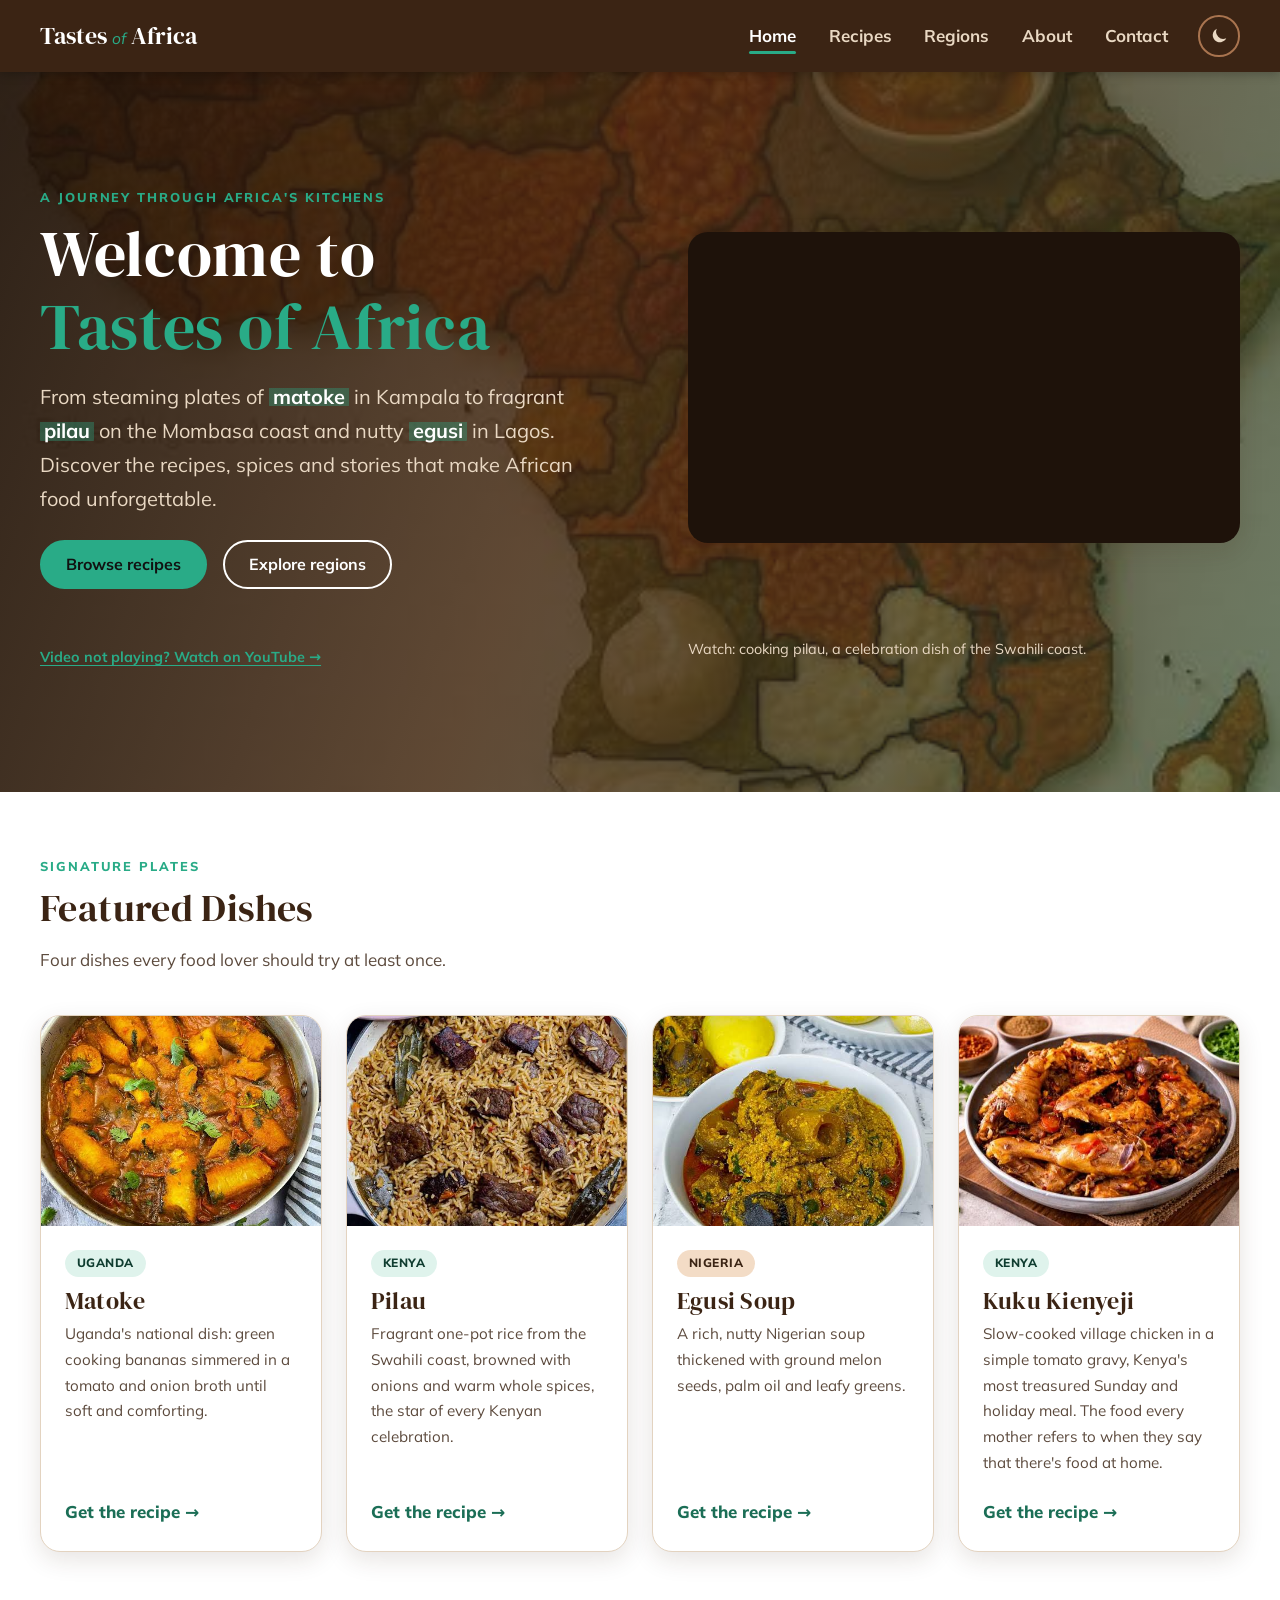
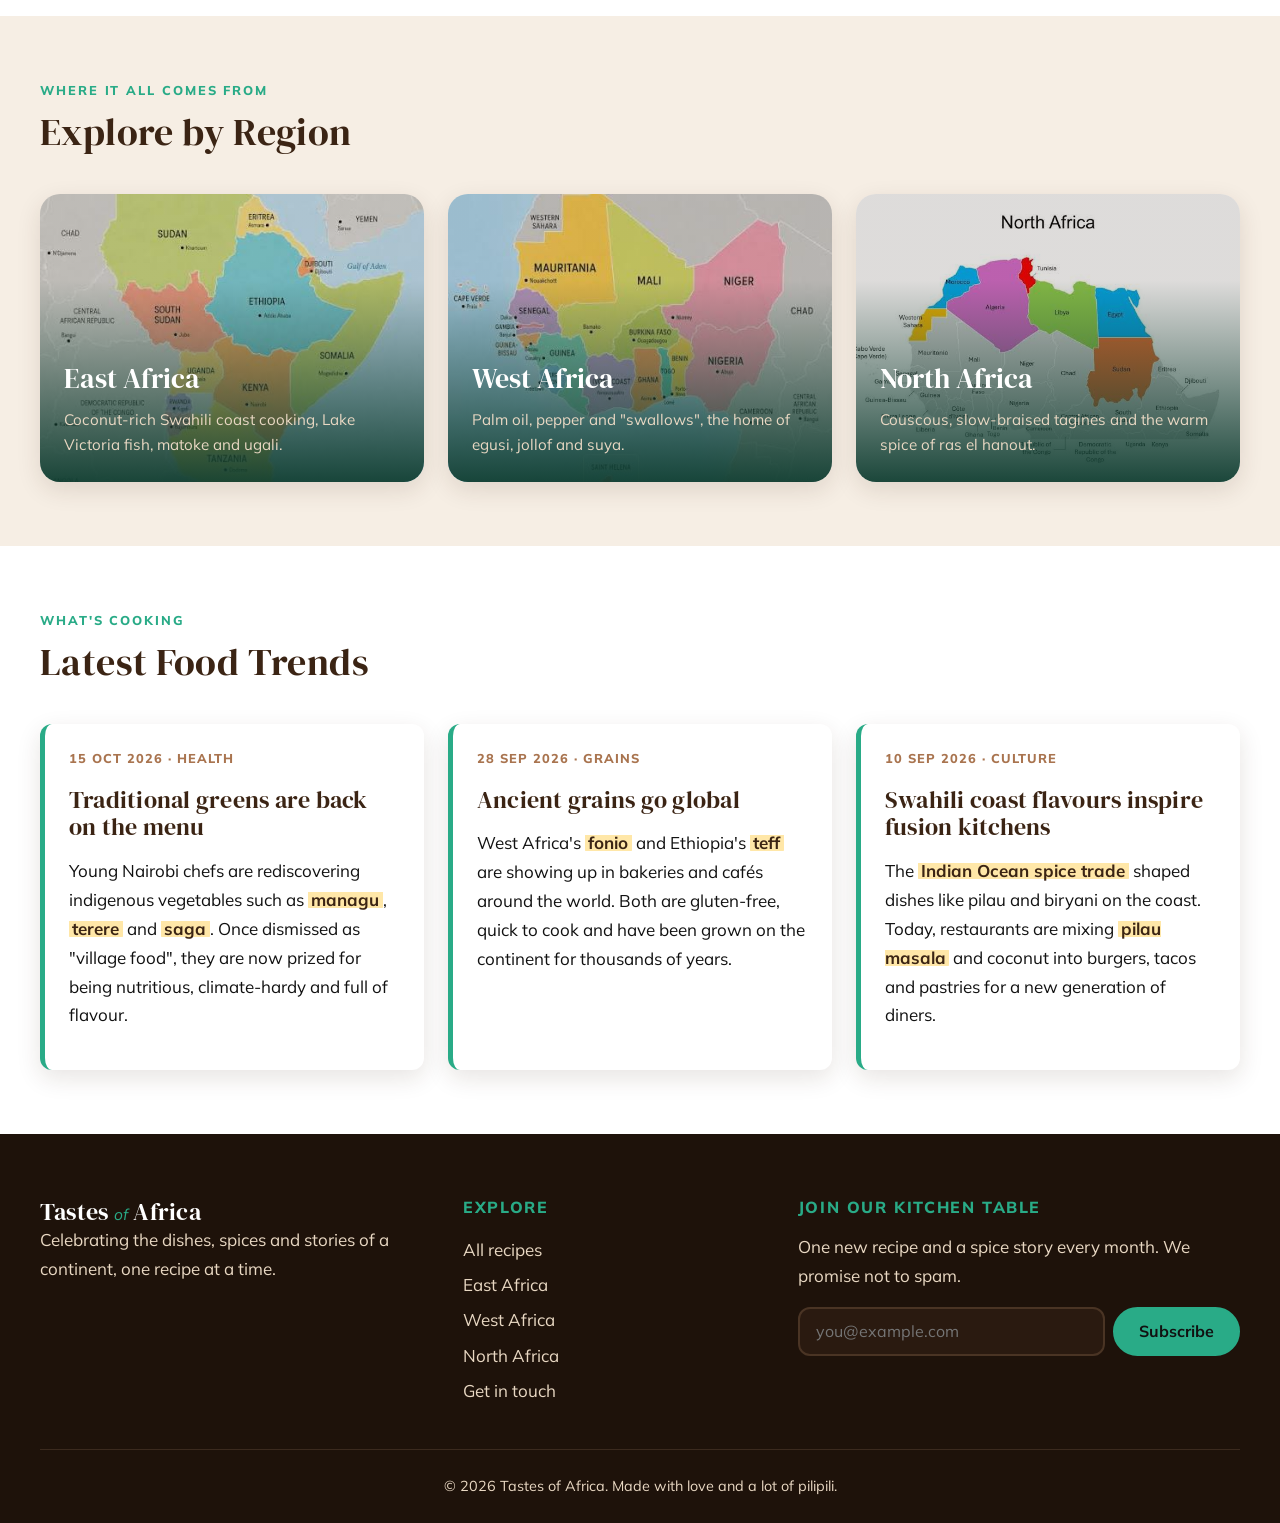
<file: index.html>
<!DOCTYPE html>
<html lang="en">
<head>
  <meta charset="UTF-8">
  <meta name="viewport" content="width=device-width, initial-scale=1.0">
  <meta name="description" content="Discover African cuisine: featured recipes, culinary regions and food trends.">
  <title>Home | Tastes of Africa</title>
  <link rel="preconnect" href="https://fonts.googleapis.com">
  <link rel="preconnect" href="https://fonts.gstatic.com" crossorigin>
  <link href="https://fonts.googleapis.com/css2?family=DM+Serif+Display&family=Mulish:ital,wght@0,400;0,600;0,700;0,800;1,400&display=swap" rel="stylesheet">
  <link rel="stylesheet" href="styles.css">
</head>
<body>
  <a class="skip-link" href="#main">Skip to main content</a>

  <header class="site-header">
    <div class="container header-inner">
      <a href="index.html" class="logo" aria-label="Tastes of Africa – home">
        <span class="logo-text">Tastes <em>of</em> Africa</span>
      </a>

      <button class="nav-toggle" type="button" aria-expanded="false" aria-controls="site-nav" aria-label="Open menu">
        <span></span><span></span><span></span>
      </button>

      <nav id="site-nav" class="site-nav" aria-label="Main navigation">
        <ul>
        <li><a href="index.html" aria-current="page">Home</a></li>
        <li><a href="recipes.html">Recipes</a></li>
        <li><a href="regions.html">Regions</a></li>
        <li><a href="about.html">About</a></li>
        <li><a href="contact.html">Contact</a></li>
        </ul>
      </nav>

      <button class="theme-toggle" type="button" aria-label="Switch to dark mode" title="Toggle dark / light mode">
        <svg class="icon-moon" viewBox="0 0 24 24" width="20" height="20" aria-hidden="true" focusable="false"><path d="M20.7 14.6A8.5 8.5 0 0 1 9.4 3.3 8.5 8.5 0 1 0 20.7 14.6z"/></svg>
        <svg class="icon-sun" viewBox="0 0 24 24" width="20" height="20" aria-hidden="true" focusable="false"><circle cx="12" cy="12" r="4.5"/><path d="M12 1.5v3M12 19.5v3M1.5 12h3M19.5 12h3M4.6 4.6l2.1 2.1M17.3 17.3l2.1 2.1M4.6 19.4l2.1-2.1M17.3 6.7l2.1-2.1"/></svg>
      </button>
    </div>
  </header>

  <main id="main">
    <!-- ===================== HERO =====================
         The hero background image is set in styles.css (.hero → images/hero.jpg).
         IMAGE: replace images/hero.jpg with a large food photo (about 1920×1080). -->
    <section class="hero" aria-labelledby="hero-title">
      <div class="container hero-inner">
        <div class="hero-text">
          <p class="eyebrow">A journey through Africa's kitchens</p>
          <h1 id="hero-title">Welcome to <span>Tastes of Africa</span></h1>
          <p class="lead">From steaming plates of <mark>matoke</mark> in Kampala to fragrant <mark>pilau</mark> on the Mombasa coast and nutty <mark>egusi</mark> in Lagos. Discover the recipes, spices and stories that make African food unforgettable.</p>
          <div class="hero-actions">
            <a href="recipes.html" class="btn btn-accent">Browse recipes</a>
            <a href="regions.html" class="btn btn-ghost">Explore regions</a>
          </div>
        </div>
        <!-- YouTube video  -->
<div class="video-wrapper" data-video-id="50UG9I1t1rg">
  <iframe src="https://www.youtube.com/embed/50UG9I1t1rg" title="Cooking tutorial" loading="lazy"
    allow="accelerometer; autoplay; clipboard-write; encrypted-media; gyroscope; picture-in-picture; web-share"
    referrerpolicy="strict-origin-when-cross-origin" allowfullscreen></iframe>
</div>
        <p class="video-link"><a href="https://www.youtube.com/watch?v=50UG9I1t1rg" target="_blank" rel="noopener">Video not playing? Watch on YouTube <span aria-hidden="true">→</span></a></p>
          <p class="video-caption">Watch: cooking pilau, a celebration dish of the Swahili coast.</p>
        </div>
      </div>
    </section>

    <section class="section" aria-labelledby="featured-title">
      <div class="container">
        <header class="section-head">
          <p class="eyebrow">Signature plates</p>
          <h2 id="featured-title">Featured Dishes</h2>
          <p>Four dishes every food lover should try at least once.</p>
        </header>
        <div class="dish-grid">
        <figure class="dish-card reveal">
          <img src="images/matoke.jpg" alt="A plate of Matoke" loading="lazy" width="1200" height="800">
          <figcaption>
            <span class="tag tag-east-africa">Uganda</span>
            <h3>Matoke</h3>
            <p>Uganda's national dish: green cooking bananas simmered in a tomato and onion broth until soft and comforting.</p>
            <a href="recipes/matoke.html" class="text-link">Get the recipe <span aria-hidden="true">→</span></a>
          </figcaption>
        </figure>

        <figure class="dish-card reveal">
          <img src="images/pilau.jpg" alt="A plate of Pilau" loading="lazy" width="1200" height="800">
          <figcaption>
            <span class="tag tag-east-africa">Kenya</span>
            <h3>Pilau</h3>
            <p>Fragrant one-pot rice from the Swahili coast, browned with onions and warm whole spices, the star of every Kenyan celebration.</p>
            <a href="recipes/pilau.html" class="text-link">Get the recipe <span aria-hidden="true">→</span></a>
          </figcaption>
        </figure>

        <figure class="dish-card reveal">
          <img src="images/egusi.jpg" alt="A plate of Egusi Soup" loading="lazy" width="1200" height="800">
          <figcaption>
            <span class="tag tag-west-africa">Nigeria</span>
            <h3>Egusi Soup</h3>
            <p>A rich, nutty Nigerian soup thickened with ground melon seeds, palm oil and leafy greens.</p>
            <a href="recipes/egusi.html" class="text-link">Get the recipe <span aria-hidden="true">→</span></a>
          </figcaption>
        </figure>

        <figure class="dish-card reveal">
          <img src="images/kuku-kienyeji.jpg" alt="A plate of Kuku Kienyeji" loading="lazy" width="1200" height="800">
          <figcaption>
            <span class="tag tag-east-africa">Kenya</span>
            <h3>Kuku Kienyeji</h3>
            <p>Slow-cooked village chicken in a simple tomato gravy, Kenya's most treasured Sunday and holiday meal. The food every mother refers to when they say that there's food at home.</p>
            <a href="recipes/kuku-kienyeji.html" class="text-link">Get the recipe <span aria-hidden="true">→</span></a>
          </figcaption>
        </figure>
        </div>
      </div>
    </section>

    <!-- regions -->
    <section class="section section-alt" aria-labelledby="regions-title">
      <div class="container">
        <header class="section-head">
          <p class="eyebrow">Where it all comes from</p>
          <h2 id="regions-title">Explore by Region</h2>
        </header>
        <div class="region-grid">
        <a class="region-link reveal" href="regions/east-africa.html">
          <img src="images/east-africa.jpg" alt="Food and landscape of East Africa" loading="lazy" width="1200" height="800"> 
          <span class="region-link-text">
            <strong>East Africa</strong>
            <span>Coconut-rich Swahili coast cooking, Lake Victoria fish, matoke and ugali.</span>
          </span>
        </a>
        <a class="region-link reveal" href="regions/west-africa.html">
          <img src="images/west-africa.jpg" alt="Food and landscape of West Africa" loading="lazy" width="1200" height="800">
          <span class="region-link-text">
            <strong>West Africa</strong>
            <span>Palm oil, pepper and "swallows", the home of egusi, jollof and suya.</span>
          </span>
        </a>
        <a class="region-link reveal" href="regions/north-africa.html">
          <img src="images/north-africa.jpg" alt="Food and landscape of North Africa" loading="lazy" width="1200" height="800">
          <span class="region-link-text">
            <strong>North Africa</strong>
            <span>Couscous, slow-braised tagines and the warm spice of ras el hanout.</span>
          </span>
        </a>
        </div>
      </div>
    </section>

    <!-- food trends -->
    <section class="section" aria-labelledby="trends-title">
      <div class="container">
        <header class="section-head">
          <p class="eyebrow">What's cooking</p>
          <h2 id="trends-title">Latest Food Trends</h2>
        </header>
        <div class="trends-grid">
          <article class="trend reveal">
            <p class="trend-meta"><time datetime="2026-10-15">15 Oct 2026</time> · Health</p>
            <h3>Traditional greens are back on the menu</h3>
            <p>Young Nairobi chefs are rediscovering indigenous vegetables such as <mark>managu</mark>, <mark>terere</mark> and <mark>saga</mark>. Once dismissed as "village food", they are now prized for being nutritious, climate-hardy and full of flavour.</p>
          </article>
          <article class="trend reveal">
            <p class="trend-meta"><time datetime="2026-09-28">28 Sep 2026</time> · Grains</p>
            <h3>Ancient grains go global</h3>
            <p>West Africa's <mark>fonio</mark> and Ethiopia's <mark>teff</mark> are showing up in bakeries and cafés around the world. Both are gluten-free, quick to cook and have been grown on the continent for thousands of years.</p>
          </article>
          <article class="trend reveal">
            <p class="trend-meta"><time datetime="2026-09-10">10 Sep 2026</time> · Culture</p>
            <h3>Swahili coast flavours inspire fusion kitchens</h3>
            <p>The <mark>Indian Ocean spice trade</mark> shaped dishes like pilau and biryani on the coast. Today, restaurants are mixing <mark>pilau masala</mark> and coconut into burgers, tacos and pastries for a new generation of diners.</p>
          </article>
        </div>
      </div>
    </section>
  </main>

  <footer class="site-footer">
    <div class="container footer-grid">
      <section class="footer-brand" aria-labelledby="footer-title">
        <h2 id="footer-title" class="logo-text">Tastes <em>of</em> Africa</h2>
        <p>Celebrating the dishes, spices and stories of a continent, one recipe at a time.</p>
      </section>

      <nav class="footer-links" aria-label="Footer">
        <h3>Explore</h3>
        <ul>
          <li><a href="recipes.html">All recipes</a></li>
          <li><a href="regions/east-africa.html">East Africa</a></li>
          <li><a href="regions/west-africa.html">West Africa</a></li>
          <li><a href="regions/north-africa.html">North Africa</a></li>
          <li><a href="contact.html">Get in touch</a></li>
        </ul>
      </nav>

      <section class="newsletter" aria-labelledby="newsletter-title">
        <h3 id="newsletter-title">Join our kitchen table</h3>
        <p>One new recipe and a spice story every month. We promise not to spam.</p>
        <form class="newsletter-form" id="newsletter-form">
          <label for="newsletter-email" class="visually-hidden">Email address</label>
          <input type="email" id="newsletter-email" name="newsletter-email" placeholder="you@example.com" required>
          <button type="submit" class="btn btn-accent">Subscribe</button>
        </form>
        <p class="newsletter-msg" aria-live="polite"></p>
      </section>
    </div>

    <div class="container footer-bottom">
      <p>&copy; <span id="year">2026</span> Tastes of Africa. Made with love and a lot of pilipili.</p>
    </div>
  </footer>

  <button class="back-to-top" type="button" aria-label="Back to top">↑</button>

  <script src="script.js"></script>
</body>
</html>
</file>
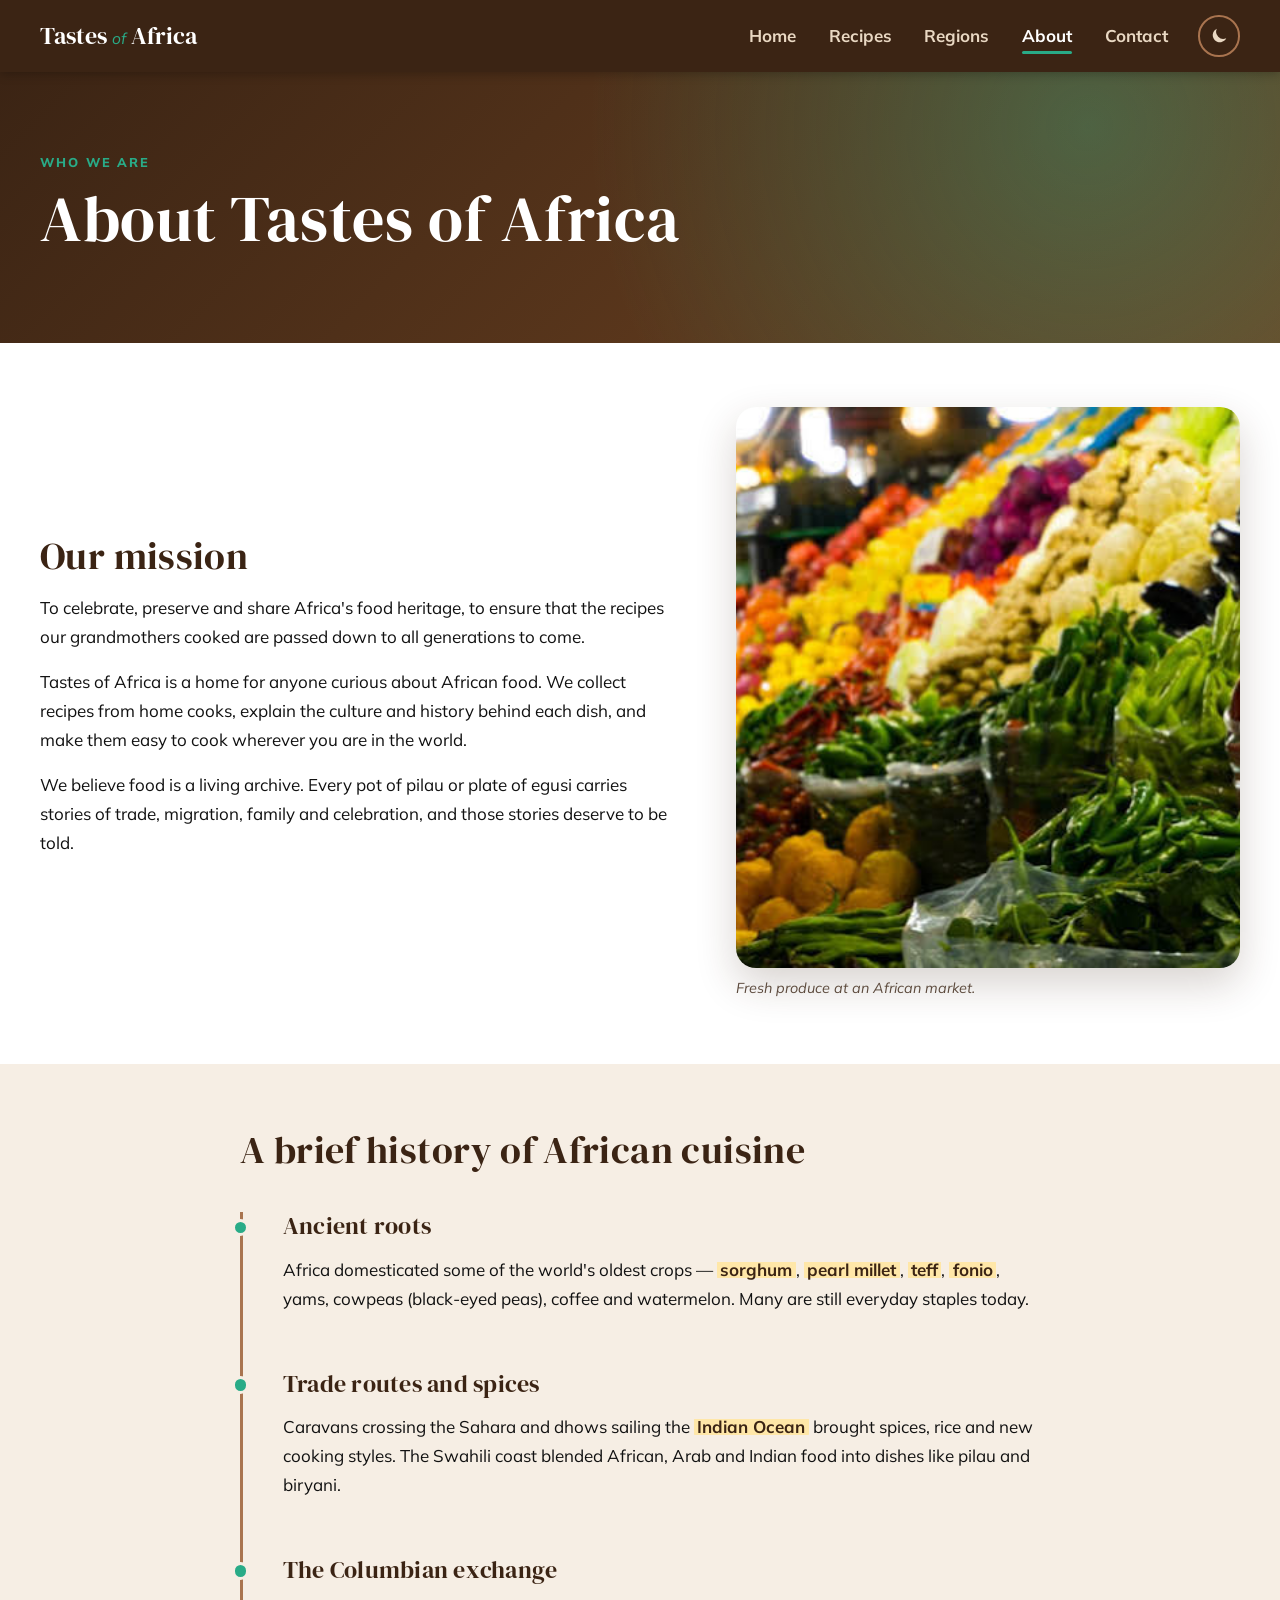
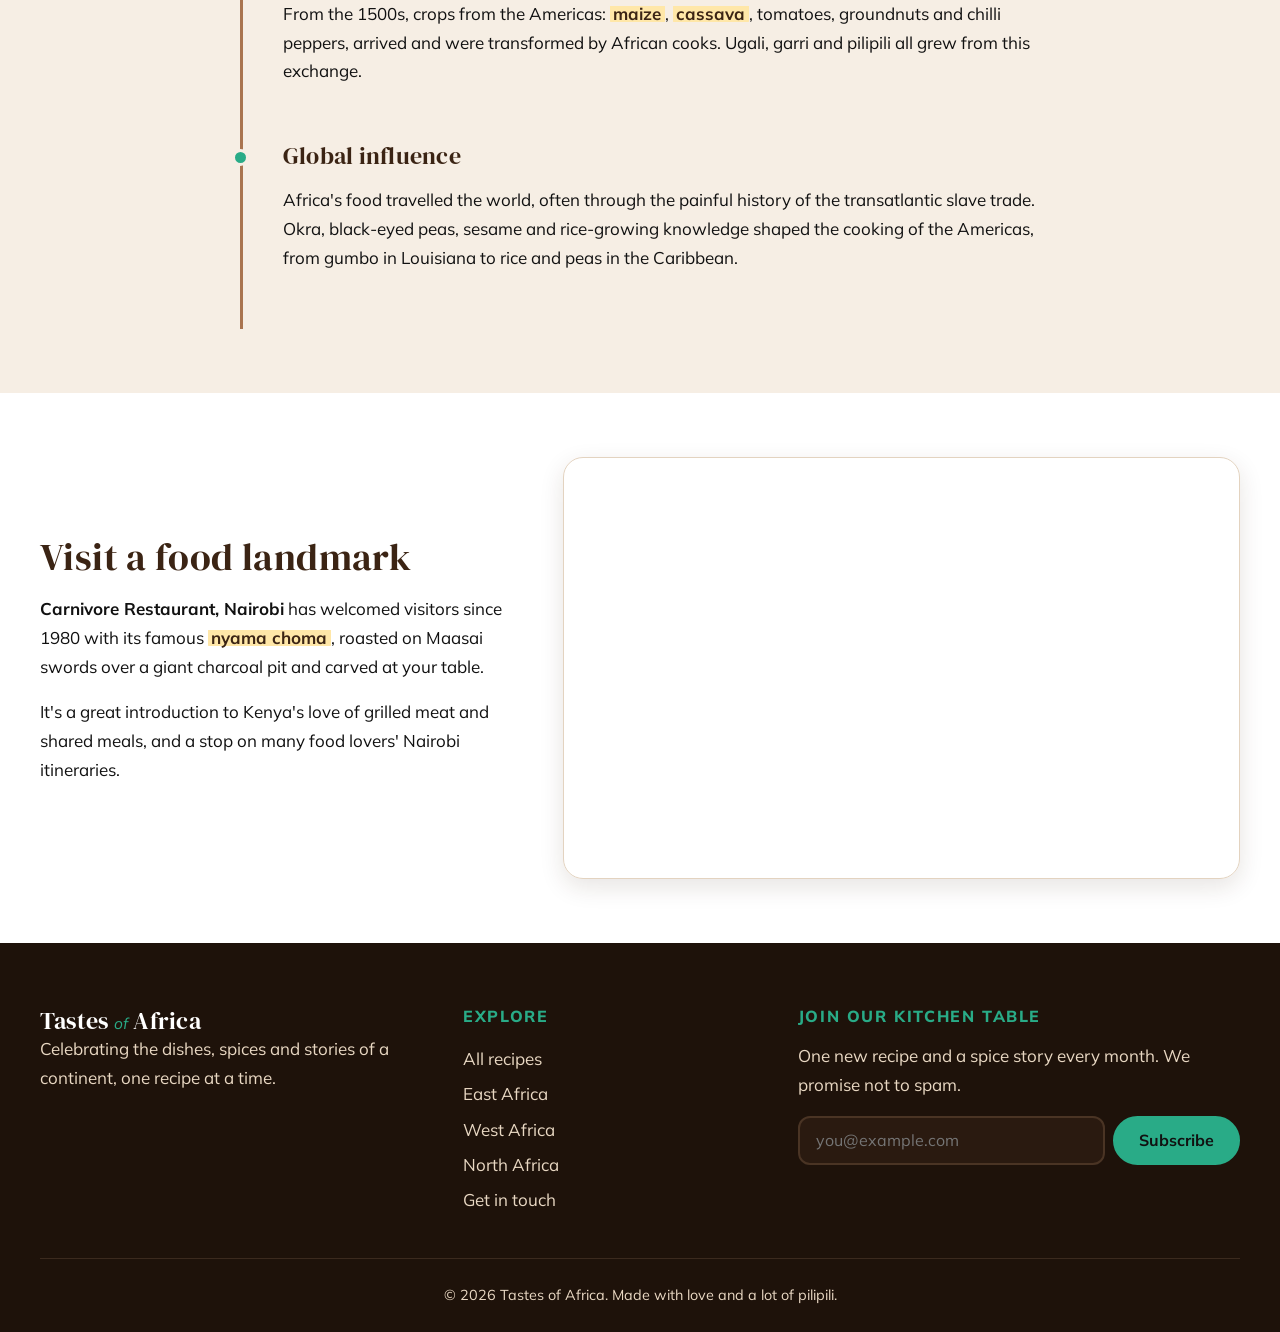
<file: about.html>
<!DOCTYPE html>
<html lang="en">
<head>
  <meta charset="UTF-8">
  <meta name="viewport" content="width=device-width, initial-scale=1.0">
  <meta name="description" content="Our mission is to promote African food heritage and to make African cuisine accessible to everyone.">
  <title>About Us | Tastes of Africa</title>
  <link rel="preconnect" href="https://fonts.googleapis.com">
  <link rel="preconnect" href="https://fonts.gstatic.com" crossorigin>
  <link href="https://fonts.googleapis.com/css2?family=DM+Serif+Display&family=Mulish:ital,wght@0,400;0,600;0,700;0,800;1,400&display=swap" rel="stylesheet">
  <link rel="stylesheet" href="styles.css">
</head>
<body>
  <a class="skip-link" href="#main">Skip to main content</a>

  <header class="site-header">
    <div class="container header-inner">
      <a href="index.html" class="logo" aria-label="Tastes of Africa – home">
        <span class="logo-text">Tastes <em>of</em> Africa</span>
      </a>

      <button class="nav-toggle" type="button" aria-expanded="false" aria-controls="site-nav" aria-label="Open menu">
        <span></span><span></span><span></span>
      </button>

      <nav id="site-nav" class="site-nav" aria-label="Main navigation">
        <ul>
        <li><a href="index.html">Home</a></li>
        <li><a href="recipes.html">Recipes</a></li>
        <li><a href="regions.html">Regions</a></li>
        <li><a href="about.html" aria-current="page">About</a></li>
        <li><a href="contact.html">Contact</a></li>
        </ul>
      </nav>

      <button class="theme-toggle" type="button" aria-label="Switch to dark mode" title="Toggle dark / light mode">
        <svg class="icon-moon" viewBox="0 0 24 24" width="20" height="20" aria-hidden="true" focusable="false"><path d="M20.7 14.6A8.5 8.5 0 0 1 9.4 3.3 8.5 8.5 0 1 0 20.7 14.6z"/></svg>
        <svg class="icon-sun" viewBox="0 0 24 24" width="20" height="20" aria-hidden="true" focusable="false"><circle cx="12" cy="12" r="4.5"/><path d="M12 1.5v3M12 19.5v3M1.5 12h3M19.5 12h3M4.6 4.6l2.1 2.1M17.3 17.3l2.1 2.1M4.6 19.4l2.1-2.1M17.3 6.7l2.1-2.1"/></svg>
      </button>
    </div>
  </header>

  <main id="main">
    <section class="page-banner" aria-labelledby="page-title">
      <div class="container">
        <p class="eyebrow">Who we are</p>
        <h1 id="page-title">About Tastes of Africa</h1>
      </div>
    </section>

    <!-- Mission -->
    <section class="section" aria-labelledby="mission-title">
      <div class="container mission">
        <div class="mission-text">
          <h2 id="mission-title">Our mission</h2>
       
            <p>To celebrate, preserve and share Africa's food heritage, to ensure that the recipes our grandmothers cooked are passed down to all generations to come.</p>
          </blockquote>
          <p>Tastes of Africa is a home for anyone curious about African food. We collect recipes from home cooks, explain the culture and history behind each dish, and make them easy to cook wherever you are in the world.</p>
          <p>We believe food is a living archive. Every pot of pilau or plate of egusi carries stories of trade, migration, family and celebration, and those stories deserve to be told.</p>
        </div>
        <figure class="mission-figure">
          <img src="images/about.jpg" alt="Fresh produce and spices at an African market" loading="lazy" width="900" height="1000">
          <figcaption>Fresh produce at an African market.</figcaption>
        </figure>
      </div>
    </section>

    <!-- description -->
    <section class="section section-alt" aria-labelledby="history-title">
      <div class="container narrow">
        <h2 id="history-title">A brief history of African cuisine</h2>
        <ol class="timeline">
          <li class="reveal">
            <h3>Ancient roots</h3>
            <p>Africa domesticated some of the world's oldest crops — <mark>sorghum</mark>, <mark>pearl millet</mark>, <mark>teff</mark>, <mark>fonio</mark>, yams, cowpeas (black-eyed peas), coffee and watermelon. Many are still everyday staples today.</p>
          </li>
          <li class="reveal">
            <h3>Trade routes and spices</h3>
            <p>Caravans crossing the Sahara and dhows sailing the <mark>Indian Ocean</mark> brought spices, rice and new cooking styles. The Swahili coast blended African, Arab and Indian food into dishes like pilau and biryani.</p>
          </li>
          <li class="reveal">
            <h3>The Columbian exchange</h3>
            <p>From the 1500s, crops from the Americas: <mark>maize</mark>, <mark>cassava</mark>, tomatoes, groundnuts and chilli peppers, arrived and were transformed by African cooks. Ugali, garri and pilipili all grew from this exchange.</p>
          </li>
          <li class="reveal">
            <h3>Global influence</h3>
            <p>Africa's food travelled the world, often through the painful history of the transatlantic slave trade. Okra, black-eyed peas, sesame and rice-growing knowledge shaped the cooking of the Americas, from gumbo in Louisiana to rice and peas in the Caribbean.</p>
          </li>
        </ol>
      </div>
    </section>

    <section class="section" aria-labelledby="landmark-title">
      <div class="container landmark">
        <div class="landmark-text">
          <h2 id="landmark-title">Visit a food landmark</h2>
          <p><strong>Carnivore Restaurant, Nairobi</strong> has welcomed visitors since 1980 with its famous <mark>nyama choma</mark>, roasted on Maasai swords over a giant charcoal pit and carved at your table.</p>
          <p>It's a great introduction to Kenya's love of grilled meat and shared meals, and a stop on many food lovers' Nairobi itineraries.</p>
        </div>
        <div class="map-wrapper">
          <iframe src="https://maps.google.com/maps?q=Carnivore+Restaurant%2C+Nairobi&amp;z=14&amp;output=embed" title="Map showing Carnivore Restaurant in Nairobi, Kenya"
            loading="lazy" referrerpolicy="no-referrer-when-downgrade"></iframe>
        </div>
      </div>
    </section>
  </main>

  <footer class="site-footer">
    <div class="container footer-grid">
      <section class="footer-brand" aria-labelledby="footer-title">
        <h2 id="footer-title" class="logo-text">Tastes <em>of</em> Africa</h2>
        <p>Celebrating the dishes, spices and stories of a continent, one recipe at a time.</p>
      </section>

      <nav class="footer-links" aria-label="Footer">
        <h3>Explore</h3>
        <ul>
          <li><a href="recipes.html">All recipes</a></li>
          <li><a href="regions/east-africa.html">East Africa</a></li>
          <li><a href="regions/west-africa.html">West Africa</a></li>
          <li><a href="regions/north-africa.html">North Africa</a></li>
          <li><a href="contact.html">Get in touch</a></li>
        </ul>
      </nav>

      <!-- Newsletter signup -->
      <section class="newsletter" aria-labelledby="newsletter-title">
        <h3 id="newsletter-title">Join our kitchen table</h3>
        <p>One new recipe and a spice story every month. We promise not to spam.</p>
        <form class="newsletter-form" id="newsletter-form">
          <label for="newsletter-email" class="visually-hidden">Email address</label>
          <input type="email" id="newsletter-email" name="newsletter-email" placeholder="you@example.com" required>
          <button type="submit" class="btn btn-accent">Subscribe</button>
        </form>
        <p class="newsletter-msg" aria-live="polite"></p>
      </section>
    </div>

    <div class="container footer-bottom">
      <p>&copy; <span id="year">2026</span> Tastes of Africa. Made with love and a lot of pilipili.</p>
    </div>
  </footer>

  <button class="back-to-top" type="button" aria-label="Back to top">↑</button>

  <script src="script.js"></script>
</body>
</html>
</file>
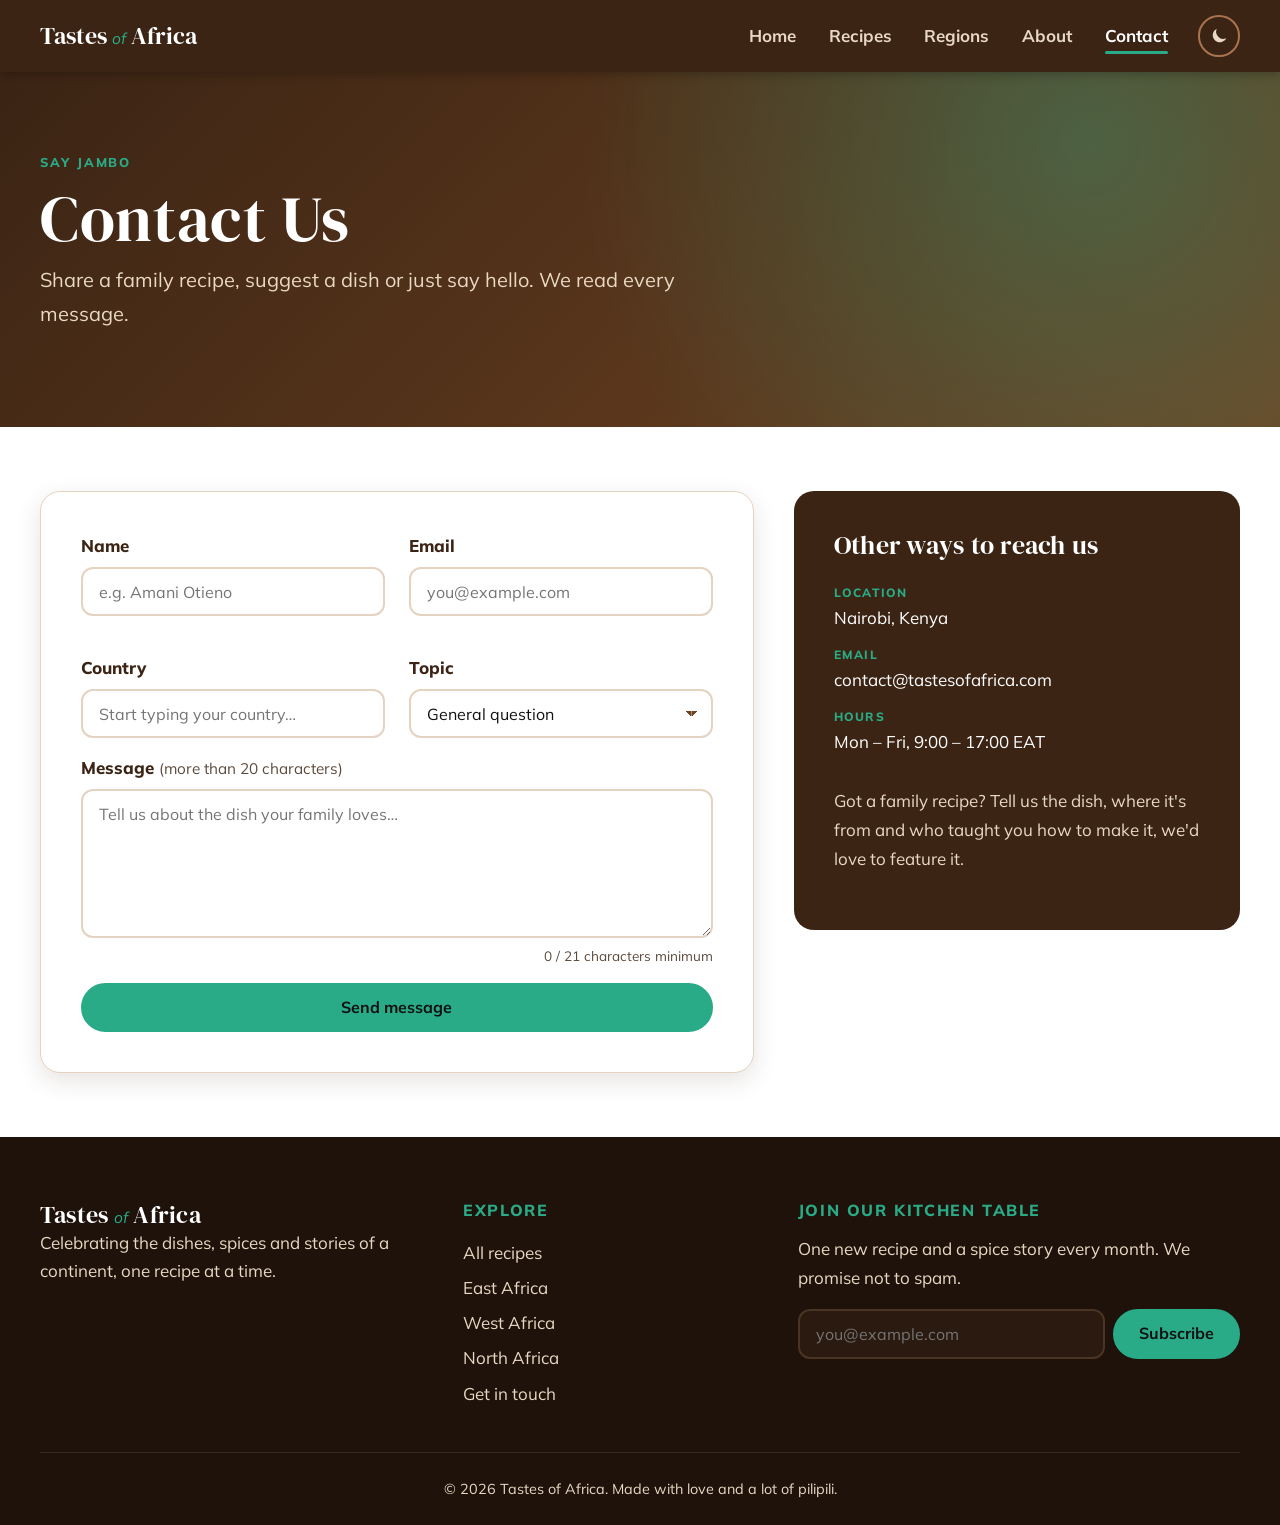
<file: contact.html>
<!DOCTYPE html>
<html lang="en">
<head>
  <meta charset="UTF-8">
  <meta name="viewport" content="width=device-width, initial-scale=1.0">
  <meta name="description" content="Get in touch with Tastes of Africa.">
  <title>Contact | Tastes of Africa</title>
  <link rel="preconnect" href="https://fonts.googleapis.com">
  <link rel="preconnect" href="https://fonts.gstatic.com" crossorigin>
  <link href="https://fonts.googleapis.com/css2?family=DM+Serif+Display&family=Mulish:ital,wght@0,400;0,600;0,700;0,800;1,400&display=swap" rel="stylesheet">
  <link rel="stylesheet" href="styles.css">
</head>
<body>
  <a class="skip-link" href="#main">Skip to main content</a>

  <header class="site-header">
    <div class="container header-inner">
      <a href="index.html" class="logo" aria-label="Tastes of Africa – home">
        <span class="logo-text">Tastes <em>of</em> Africa</span>
      </a>

      <button class="nav-toggle" type="button" aria-expanded="false" aria-controls="site-nav" aria-label="Open menu">
        <span></span><span></span><span></span>
      </button>

      <nav id="site-nav" class="site-nav" aria-label="Main navigation">
        <ul>
        <li><a href="index.html">Home</a></li>
        <li><a href="recipes.html">Recipes</a></li>
        <li><a href="regions.html">Regions</a></li>
        <li><a href="about.html">About</a></li>
        <li><a href="contact.html" aria-current="page">Contact</a></li>
        </ul>
      </nav>

      <button class="theme-toggle" type="button" aria-label="Switch to dark mode" title="Toggle dark / light mode">
        <svg class="icon-moon" viewBox="0 0 24 24" width="20" height="20" aria-hidden="true" focusable="false"><path d="M20.7 14.6A8.5 8.5 0 0 1 9.4 3.3 8.5 8.5 0 1 0 20.7 14.6z"/></svg>
        <svg class="icon-sun" viewBox="0 0 24 24" width="20" height="20" aria-hidden="true" focusable="false"><circle cx="12" cy="12" r="4.5"/><path d="M12 1.5v3M12 19.5v3M1.5 12h3M19.5 12h3M4.6 4.6l2.1 2.1M17.3 17.3l2.1 2.1M4.6 19.4l2.1-2.1M17.3 6.7l2.1-2.1"/></svg>
      </button>
    </div>
  </header>

  <main id="main">
    <section class="page-banner" aria-labelledby="page-title">
      <div class="container">
        <p class="eyebrow">Say jambo</p>
        <h1 id="page-title">Contact Us</h1>
        <p class="lead">Share a family recipe, suggest a dish or just say hello. We read every message.</p>
      </div>
    </section>

    <section class="section">
      <div class="container contact-layout">
        <form class="contact-form" id="contact-form" novalidate>
          <div class="form-row">
            <div class="form-group">
              <label for="name">Name</label>
              <input type="text" id="name" name="name" placeholder="e.g. Amani Otieno" autocomplete="name" required>
              <p class="field-error" id="name-error" aria-live="polite"></p>
            </div>
            <div class="form-group">
              <label for="email">Email</label>
              <input type="email" id="email" name="email" placeholder="you@example.com" autocomplete="email" required>
              <p class="field-error" id="email-error" aria-live="polite"></p>
            </div>
          </div>

          <div class="form-row">
            <div class="form-group">
              <label for="country">Country</label>
              <input type="text" id="country" name="country" list="country-list" placeholder="Start typing your country…" autocomplete="country-name">
              <datalist id="country-list">
              <option value="Kenya"></option>
              <option value="Uganda"></option>
              <option value="Tanzania"></option>
              <option value="Rwanda"></option>
              <option value="Ethiopia"></option>
              <option value="Nigeria"></option>
              <option value="Ghana"></option>
              <option value="Senegal"></option>
              <option value="Cameroon"></option>
              <option value="Morocco"></option>
              <option value="Egypt"></option>
              <option value="South Africa"></option>
              <option value="United Kingdom"></option>
              <option value="United States"></option>
              <option value="Other"></option>
              </datalist>
            </div>

            <div class="form-group">
              <label for="topic">Topic</label>
              <select id="topic" name="topic">
                <option value="general">General question</option>
                <option value="recipe">Share a recipe</option>
                <option value="feedback">Website feedback</option>
                <option value="partnership">Partnership</option>
              </select>
            </div>
          </div>

          <div class="form-group">
            <label for="message">Message <span class="muted">(more than 20 characters)</span></label>
            <textarea id="message" name="message" rows="6" placeholder="Tell us about the dish your family loves…" required></textarea>
            <div class="message-footer">
              <p class="field-error" id="message-error" aria-live="polite"></p>
              <span class="char-count" id="char-count" aria-live="polite">0 / 21 characters minimum</span>
            </div>
          </div>

          <button type="submit" class="btn btn-accent btn-block">Send message</button>
        </form>

        <!-- message confirmation after submission -->
        <div class="form-success hidden" id="form-success" role="status" tabindex="-1">
          <span class="success-icon"><svg viewBox="0 0 24 24" width="32" height="32" aria-hidden="true" focusable="false"><path d="M5 12.5l4.5 4.5L19 7.5"/></svg></span>
          <h2 id="success-message">Thank you!</h2>
          <p>We'll get back to you within two working days. Asante sana!</p>
          <button type="button" class="btn btn-small" id="send-another">Send another message</button>
        </div>

        <aside class="contact-info" aria-labelledby="info-title">
          <h2 id="info-title">Other ways to reach us</h2>
          <ul class="contact-list">
            <li><span class="contact-label">Location</span> Nairobi, Kenya</li>
            <li><span class="contact-label">Email</span> contact@tastesofafrica.com</li>
            <li><span class="contact-label">Hours</span> Mon – Fri, 9:00 – 17:00 EAT</li>
          </ul>
          <p>Got a family recipe? Tell us the dish, where it's from and who taught you how to make it, we'd love to feature it.</p>
        </aside>
      </div>
    </section>
  </main>

  <footer class="site-footer">
    <div class="container footer-grid">
      <section class="footer-brand" aria-labelledby="footer-title">
        <h2 id="footer-title" class="logo-text">Tastes <em>of</em> Africa</h2>
        <p>Celebrating the dishes, spices and stories of a continent, one recipe at a time.</p>
      </section>

      <nav class="footer-links" aria-label="Footer">
        <h3>Explore</h3>
        <ul>
          <li><a href="recipes.html">All recipes</a></li>
          <li><a href="regions/east-africa.html">East Africa</a></li>
          <li><a href="regions/west-africa.html">West Africa</a></li>
          <li><a href="regions/north-africa.html">North Africa</a></li>
          <li><a href="contact.html">Get in touch</a></li>
        </ul>
      </nav>

      <!-- Newsletter signup -->
      <section class="newsletter" aria-labelledby="newsletter-title">
        <h3 id="newsletter-title">Join our kitchen table</h3>
        <p>One new recipe and a spice story every month. We promise not to spam.</p>
        <form class="newsletter-form" id="newsletter-form">
          <label for="newsletter-email" class="visually-hidden">Email address</label>
          <input type="email" id="newsletter-email" name="newsletter-email" placeholder="you@example.com" required>
          <button type="submit" class="btn btn-accent">Subscribe</button>
        </form>
        <p class="newsletter-msg" aria-live="polite"></p>
      </section>
    </div>

    <div class="container footer-bottom">
      <p>&copy; <span id="year">2026</span> Tastes of Africa. Made with love and a lot of pilipili.</p>
    </div>
  </footer>

  <button class="back-to-top" type="button" aria-label="Back to top">↑</button>

  <script src="script.js"></script>
</body>
</html>
</file>
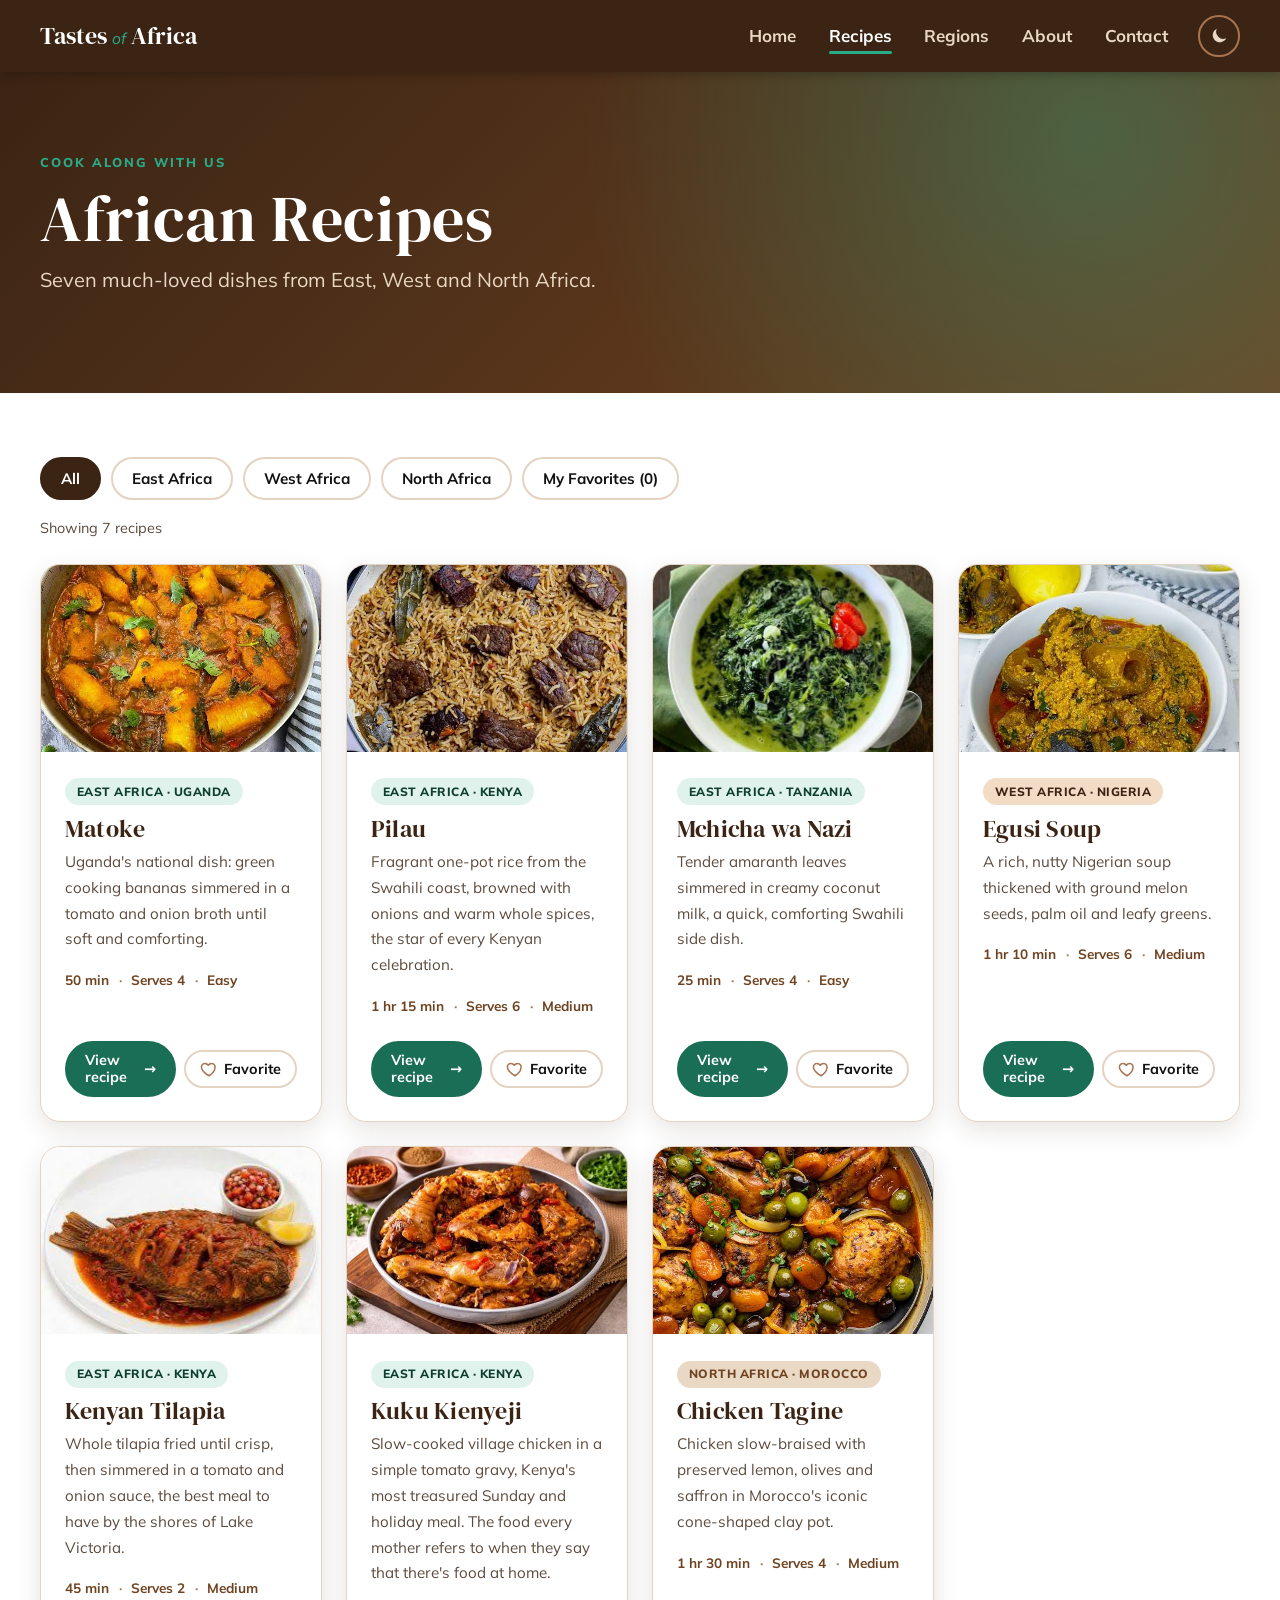
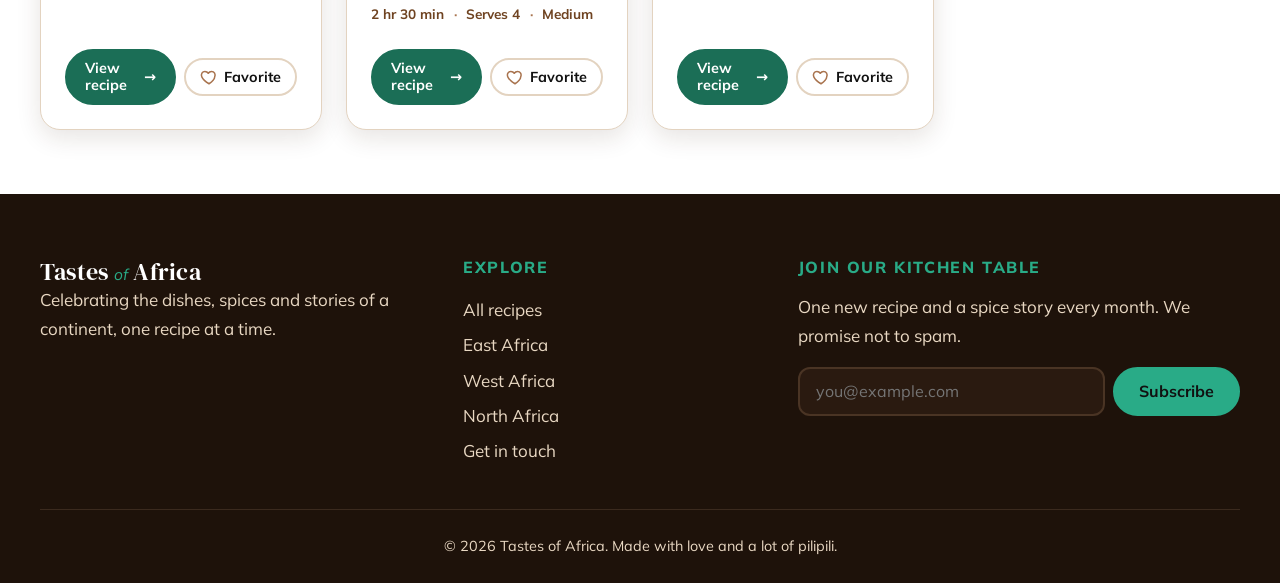
<file: recipes.html>
<!DOCTYPE html>
<html lang="en">
<head>
  <meta charset="UTF-8">
  <meta name="viewport" content="width=device-width, initial-scale=1.0">
  <meta name="description" content="Browse and filter African recipes by region and save your favorites.">
  <title>Recipes | Tastes of Africa</title>
  <link rel="preconnect" href="https://fonts.googleapis.com">
  <link rel="preconnect" href="https://fonts.gstatic.com" crossorigin>
  <link href="https://fonts.googleapis.com/css2?family=DM+Serif+Display&family=Mulish:ital,wght@0,400;0,600;0,700;0,800;1,400&display=swap" rel="stylesheet">
  <link rel="stylesheet" href="styles.css">
</head>
<body>
  <a class="skip-link" href="#main">Skip to main content</a>

  <header class="site-header">
    <div class="container header-inner">
      <a href="index.html" class="logo" aria-label="Tastes of Africa – home">
        <span class="logo-text">Tastes <em>of</em> Africa</span>
      </a>

      <button class="nav-toggle" type="button" aria-expanded="false" aria-controls="site-nav" aria-label="Open menu">
        <span></span><span></span><span></span>
      </button>

      <nav id="site-nav" class="site-nav" aria-label="Main navigation">
        <ul>
        <li><a href="index.html">Home</a></li>
        <li><a href="recipes.html" aria-current="page">Recipes</a></li>
        <li><a href="regions.html">Regions</a></li>
        <li><a href="about.html">About</a></li>
        <li><a href="contact.html">Contact</a></li>
        </ul>
      </nav>

      <button class="theme-toggle" type="button" aria-label="Switch to dark mode" title="Toggle dark / light mode">
        <svg class="icon-moon" viewBox="0 0 24 24" width="20" height="20" aria-hidden="true" focusable="false"><path d="M20.7 14.6A8.5 8.5 0 0 1 9.4 3.3 8.5 8.5 0 1 0 20.7 14.6z"/></svg>
        <svg class="icon-sun" viewBox="0 0 24 24" width="20" height="20" aria-hidden="true" focusable="false"><circle cx="12" cy="12" r="4.5"/><path d="M12 1.5v3M12 19.5v3M1.5 12h3M19.5 12h3M4.6 4.6l2.1 2.1M17.3 17.3l2.1 2.1M4.6 19.4l2.1-2.1M17.3 6.7l2.1-2.1"/></svg>
      </button>
    </div>
  </header>

  <main id="main">
    <!-- Page banner -->
    <section class="page-banner" aria-labelledby="page-title">
      <div class="container">
        <p class="eyebrow">Cook along with us</p>
        <h1 id="page-title">African Recipes</h1>
        <p class="lead">Seven much-loved dishes from East, West and North Africa.</p>
      </div>
    </section>

    <section class="section" aria-label="Recipe list">
      <div class="container">
        <!-- Filters -->
        <div class="filter-bar" role="group" aria-label="Filter recipes by region">
          <button class="filter-btn active" type="button" data-filter="all" aria-pressed="true">All</button>
          <button class="filter-btn" type="button" data-filter="east-africa" aria-pressed="false">East Africa</button>
          <button class="filter-btn" type="button" data-filter="west-africa" aria-pressed="false">West Africa</button>
          <button class="filter-btn" type="button" data-filter="north-africa" aria-pressed="false">North Africa</button>
          <button class="filter-btn" type="button" data-filter="favorites" aria-pressed="false">My Favorites (<span class="fav-count">0</span>)</button>
        </div>
        <p class="filter-status" aria-live="polite"></p>

        <div class="recipe-grid">
        <article class="recipe-card reveal" data-region="east-africa" data-id="matoke">
          <img src="images/matoke.jpg" alt="Matoke – Steamed & Stewed Green Bananas" loading="lazy" width="1200" height="800">
          <div class="card-body">
            <span class="tag tag-east-africa">East Africa · Uganda</span>
            <h3><a href="recipes/matoke.html">Matoke</a></h3>
            <p>Uganda's national dish: green cooking bananas simmered in a tomato and onion broth until soft and comforting.</p>
            <ul class="card-meta" aria-label="Recipe details">
              <li>50 min</li>
              <li>Serves 4</li>
              <li>Easy</li>
            </ul>
          </div>
          <div class="card-actions">
            <a class="btn btn-small" href="recipes/matoke.html">View recipe <span aria-hidden="true">→</span></a>
            <button class="fav-btn" type="button" data-id="matoke" aria-pressed="false" aria-label="Add Matoke to favourites"><svg class="heart" viewBox="0 0 24 24" width="18" height="18" aria-hidden="true" focusable="false"><path d="M12 21s-7.5-4.6-9.6-9.2C.9 8.4 2.9 4.5 6.6 4.5c2.2 0 3.6 1.2 4.4 2.5.8-1.3 2.2-2.5 4.4-2.5 3.7 0 5.7 3.9 4.2 7.3C19.5 16.4 12 21 12 21z"/></svg> <span class="fav-label">Favorite</span></button>
          </div>
        </article>

        <article class="recipe-card reveal" data-region="east-africa" data-id="pilau">
          <img src="images/pilau.jpg" alt="Pilau – Swahili Spiced Rice with Beef" loading="lazy" width="1200" height="800">
          <div class="card-body">
            <span class="tag tag-east-africa">East Africa · Kenya</span>
            <h3><a href="recipes/pilau.html">Pilau</a></h3>
            <p>Fragrant one-pot rice from the Swahili coast, browned with onions and warm whole spices, the star of every Kenyan celebration.</p>
            <ul class="card-meta" aria-label="Recipe details">
              <li>1 hr 15 min</li>
              <li>Serves 6</li>
              <li>Medium</li>
            </ul>
          </div>
          <div class="card-actions">
            <a class="btn btn-small" href="recipes/pilau.html">View recipe <span aria-hidden="true">→</span></a>
            <button class="fav-btn" type="button" data-id="pilau" aria-pressed="false" aria-label="Add Pilau to favourites"><svg class="heart" viewBox="0 0 24 24" width="18" height="18" aria-hidden="true" focusable="false"><path d="M12 21s-7.5-4.6-9.6-9.2C.9 8.4 2.9 4.5 6.6 4.5c2.2 0 3.6 1.2 4.4 2.5.8-1.3 2.2-2.5 4.4-2.5 3.7 0 5.7 3.9 4.2 7.3C19.5 16.4 12 21 12 21z"/></svg> <span class="fav-label">Favorite</span></button>
          </div>
        </article>

        <article class="recipe-card reveal" data-region="east-africa" data-id="mchicha">
          <img src="images/mchicha.jpg" alt="Mchicha wa Nazi – Amaranth Greens in Coconut Milk" loading="lazy" width="1200" height="800">
          <div class="card-body">
            <span class="tag tag-east-africa">East Africa · Tanzania</span>
            <h3><a href="recipes/mchicha.html">Mchicha wa Nazi</a></h3>
            <p>Tender amaranth leaves simmered in creamy coconut milk, a quick, comforting Swahili side dish.</p>
            <ul class="card-meta" aria-label="Recipe details">
              <li>25 min</li>
              <li>Serves 4</li>
              <li>Easy</li>
            </ul>
          </div>
          <div class="card-actions">
            <a class="btn btn-small" href="recipes/mchicha.html">View recipe <span aria-hidden="true">→</span></a>
            <button class="fav-btn" type="button" data-id="mchicha" aria-pressed="false" aria-label="Add Mchicha wa Nazi to favourites"><svg class="heart" viewBox="0 0 24 24" width="18" height="18" aria-hidden="true" focusable="false"><path d="M12 21s-7.5-4.6-9.6-9.2C.9 8.4 2.9 4.5 6.6 4.5c2.2 0 3.6 1.2 4.4 2.5.8-1.3 2.2-2.5 4.4-2.5 3.7 0 5.7 3.9 4.2 7.3C19.5 16.4 12 21 12 21z"/></svg> <span class="fav-label">Favorite</span></button>
          </div>
        </article>

        <article class="recipe-card reveal" data-region="west-africa" data-id="egusi">
          <img src="images/egusi.jpg" alt="Egusi Soup – Melon Seed Soup with Greens" loading="lazy" width="1200" height="800">
          <div class="card-body">
            <span class="tag tag-west-africa">West Africa · Nigeria</span>
            <h3><a href="recipes/egusi.html">Egusi Soup</a></h3>
            <p>A rich, nutty Nigerian soup thickened with ground melon seeds, palm oil and leafy greens.</p>
            <ul class="card-meta" aria-label="Recipe details">
              <li>1 hr 10 min</li>
              <li>Serves 6</li>
              <li>Medium</li>
            </ul>
          </div>
          <div class="card-actions">
            <a class="btn btn-small" href="recipes/egusi.html">View recipe <span aria-hidden="true">→</span></a>
            <button class="fav-btn" type="button" data-id="egusi" aria-pressed="false" aria-label="Add Egusi Soup to favourites"><svg class="heart" viewBox="0 0 24 24" width="18" height="18" aria-hidden="true" focusable="false"><path d="M12 21s-7.5-4.6-9.6-9.2C.9 8.4 2.9 4.5 6.6 4.5c2.2 0 3.6 1.2 4.4 2.5.8-1.3 2.2-2.5 4.4-2.5 3.7 0 5.7 3.9 4.2 7.3C19.5 16.4 12 21 12 21z"/></svg> <span class="fav-label">Favorite</span></button>
          </div>
        </article>

        <article class="recipe-card reveal" data-region="east-africa" data-id="tilapia">
          <img src="images/tilapia.jpg" alt="Kenyan Tilapia – Wet Fry Fish from Lake Victoria" loading="lazy" width="1200" height="800">
          <div class="card-body">
            <span class="tag tag-east-africa">East Africa · Kenya</span>
            <h3><a href="recipes/tilapia.html">Kenyan Tilapia</a></h3>
            <p>Whole tilapia fried until crisp, then simmered in a tomato and onion sauce, the best meal to have by the shores of Lake Victoria.</p>
            <ul class="card-meta" aria-label="Recipe details">
              <li>45 min</li>
              <li>Serves 2</li>
              <li>Medium</li>
            </ul>
          </div>
          <div class="card-actions">
            <a class="btn btn-small" href="recipes/tilapia.html">View recipe <span aria-hidden="true">→</span></a>
            <button class="fav-btn" type="button" data-id="tilapia" aria-pressed="false" aria-label="Add Kenyan Tilapia to favourites"><svg class="heart" viewBox="0 0 24 24" width="18" height="18" aria-hidden="true" focusable="false"><path d="M12 21s-7.5-4.6-9.6-9.2C.9 8.4 2.9 4.5 6.6 4.5c2.2 0 3.6 1.2 4.4 2.5.8-1.3 2.2-2.5 4.4-2.5 3.7 0 5.7 3.9 4.2 7.3C19.5 16.4 12 21 12 21z"/></svg> <span class="fav-label">Favorite</span></button>
          </div>
        </article>

        <article class="recipe-card reveal" data-region="east-africa" data-id="kuku-kienyeji">
          <img src="images/kuku-kienyeji.jpg" alt="Kuku Kienyeji – Free-Range Chicken Stew" loading="lazy" width="1200" height="800">
          <div class="card-body">
            <span class="tag tag-east-africa">East Africa · Kenya</span>
            <h3><a href="recipes/kuku-kienyeji.html">Kuku Kienyeji</a></h3>
            <p>Slow-cooked village chicken in a simple tomato gravy, Kenya's most treasured Sunday and holiday meal. The food every mother refers to when they say that there's food at home.</p>
            <ul class="card-meta" aria-label="Recipe details">
              <li>2 hr 30 min</li>
              <li>Serves 4</li>
              <li>Medium</li>
            </ul>
          </div>
          <div class="card-actions">
            <a class="btn btn-small" href="recipes/kuku-kienyeji.html">View recipe <span aria-hidden="true">→</span></a>
            <button class="fav-btn" type="button" data-id="kuku-kienyeji" aria-pressed="false" aria-label="Add Kuku Kienyeji to favourites"><svg class="heart" viewBox="0 0 24 24" width="18" height="18" aria-hidden="true" focusable="false"><path d="M12 21s-7.5-4.6-9.6-9.2C.9 8.4 2.9 4.5 6.6 4.5c2.2 0 3.6 1.2 4.4 2.5.8-1.3 2.2-2.5 4.4-2.5 3.7 0 5.7 3.9 4.2 7.3C19.5 16.4 12 21 12 21z"/></svg> <span class="fav-label">Favorite</span></button>
          </div>
        </article>

        <article class="recipe-card reveal" data-region="north-africa" data-id="tagine">
          <img src="images/tagine.jpg" alt="Chicken Tagine – Slow-Braised Moroccan Stew" loading="lazy" width="1200" height="800">
          <div class="card-body">
            <span class="tag tag-north-africa">North Africa · Morocco</span>
            <h3><a href="recipes/tagine.html">Chicken Tagine</a></h3>
            <p>Chicken slow-braised with preserved lemon, olives and saffron in Morocco's iconic cone-shaped clay pot.</p>
            <ul class="card-meta" aria-label="Recipe details">
              <li>1 hr 30 min</li>
              <li>Serves 4</li>
              <li>Medium</li>
            </ul>
          </div>
          <div class="card-actions">
            <a class="btn btn-small" href="recipes/tagine.html">View recipe <span aria-hidden="true">→</span></a>
            <button class="fav-btn" type="button" data-id="tagine" aria-pressed="false" aria-label="Add Chicken Tagine to favourites"><svg class="heart" viewBox="0 0 24 24" width="18" height="18" aria-hidden="true" focusable="false"><path d="M12 21s-7.5-4.6-9.6-9.2C.9 8.4 2.9 4.5 6.6 4.5c2.2 0 3.6 1.2 4.4 2.5.8-1.3 2.2-2.5 4.4-2.5 3.7 0 5.7 3.9 4.2 7.3C19.5 16.4 12 21 12 21z"/></svg> <span class="fav-label">Favorite</span></button>
          </div>
        </article>
        </div>

        <p class="empty-state hidden" id="empty-state">No recipes here yet. Tap Favorite on a recipe to save it to your favorites.</p>
      </div>
    </section>
  </main>

  <footer class="site-footer">
    <div class="container footer-grid">
      <section class="footer-brand" aria-labelledby="footer-title">
        <h2 id="footer-title" class="logo-text">Tastes <em>of</em> Africa</h2>
        <p>Celebrating the dishes, spices and stories of a continent, one recipe at a time.</p>
      </section>

      <nav class="footer-links" aria-label="Footer">
        <h3>Explore</h3>
        <ul>
          <li><a href="recipes.html">All recipes</a></li>
          <li><a href="regions/east-africa.html">East Africa</a></li>
          <li><a href="regions/west-africa.html">West Africa</a></li>
          <li><a href="regions/north-africa.html">North Africa</a></li>
          <li><a href="contact.html">Get in touch</a></li>
        </ul>
      </nav>

      <section class="newsletter" aria-labelledby="newsletter-title">
        <h3 id="newsletter-title">Join our kitchen table</h3>
        <p>One new recipe and a spice story every month. We promise not to spam.</p>
        <form class="newsletter-form" id="newsletter-form">
          <label for="newsletter-email" class="visually-hidden">Email address</label>
          <input type="email" id="newsletter-email" name="newsletter-email" placeholder="you@example.com" required>
          <button type="submit" class="btn btn-accent">Subscribe</button>
        </form>
        <p class="newsletter-msg" aria-live="polite"></p>
      </section>
    </div>

    <div class="container footer-bottom">
      <p>&copy; <span id="year">2026</span> Tastes of Africa. Made with love and a lot of pilipili.</p>
    </div>
  </footer>

  <button class="back-to-top" type="button" aria-label="Back to top">↑</button>

  <script src="script.js"></script>
</body>
</html>
</file>
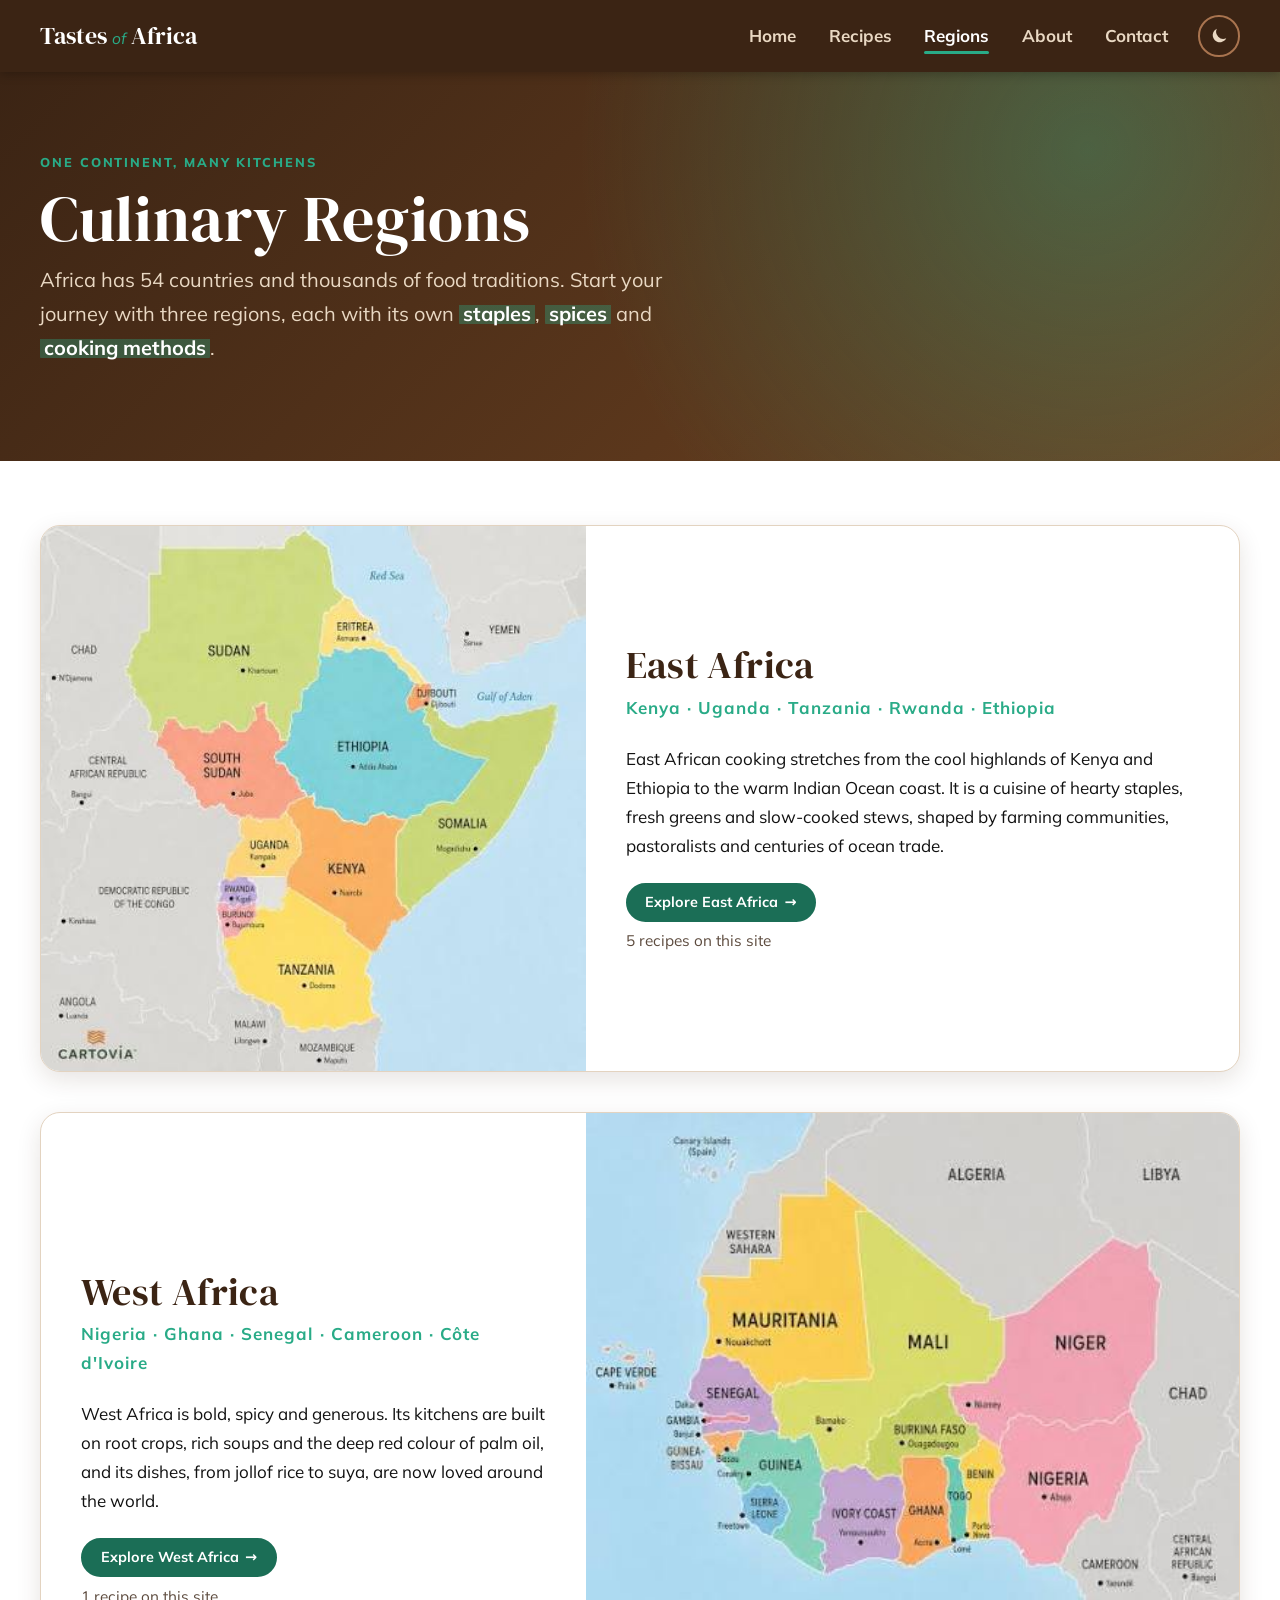
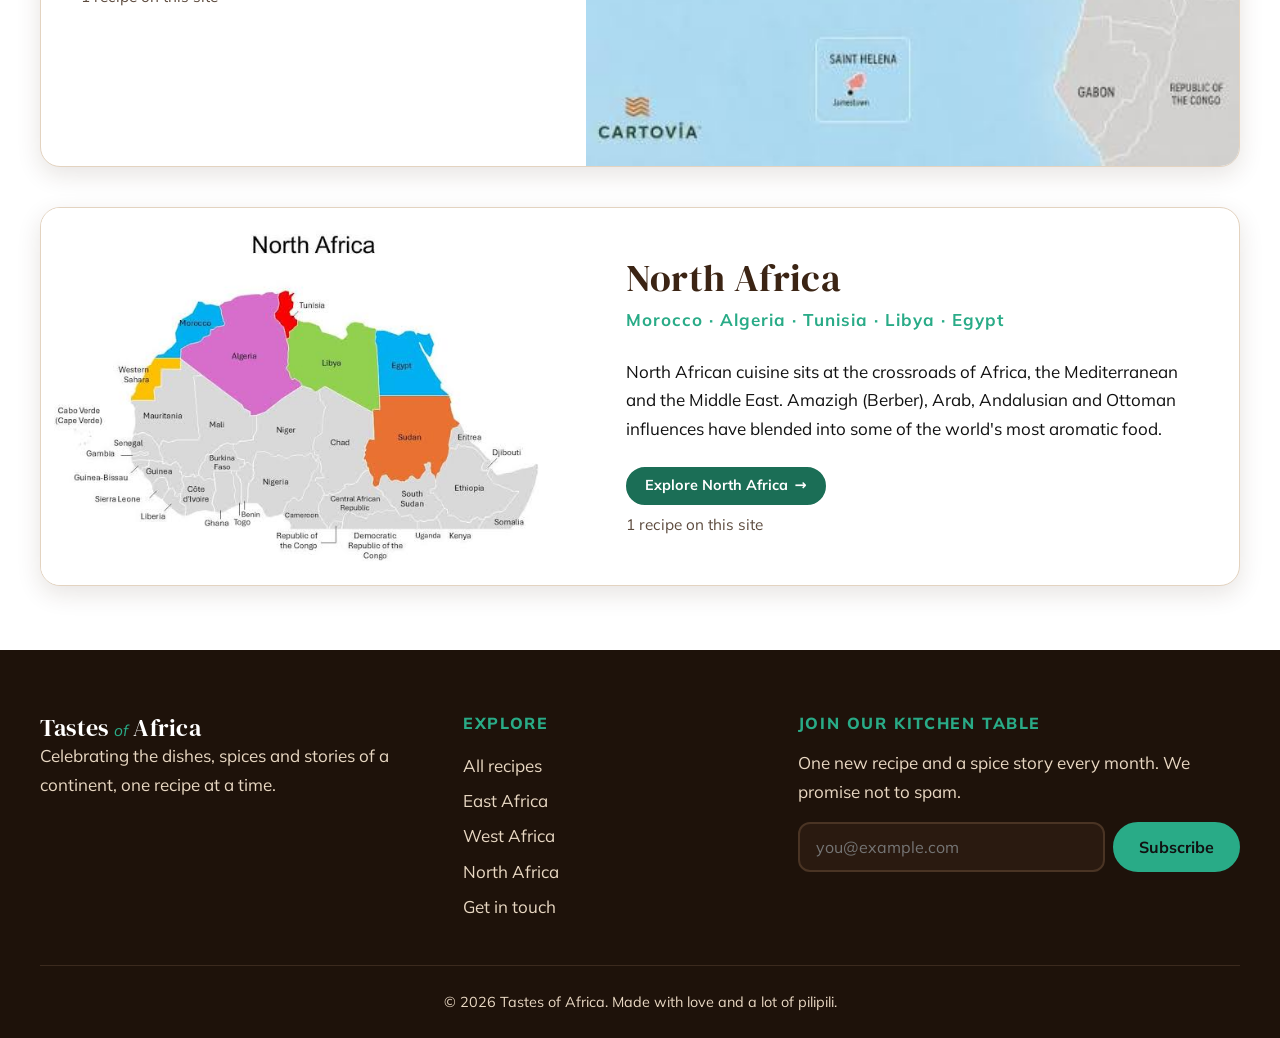
<file: regions.html>
<!DOCTYPE html>
<html lang="en">
<head>
  <meta charset="UTF-8">
  <meta name="viewport" content="width=device-width, initial-scale=1.0">
  <meta name="description" content="Explore the culinary regions of Africa: East, West and North Africa.">
  <title>Culinary Regions | Tastes of Africa</title>
  <link rel="preconnect" href="https://fonts.googleapis.com">
  <link rel="preconnect" href="https://fonts.gstatic.com" crossorigin>
  <link href="https://fonts.googleapis.com/css2?family=DM+Serif+Display&family=Mulish:ital,wght@0,400;0,600;0,700;0,800;1,400&display=swap" rel="stylesheet">
  <link rel="stylesheet" href="styles.css">
</head>
<body>
  <a class="skip-link" href="#main">Skip to main content</a>

  <header class="site-header">
    <div class="container header-inner">
      <a href="index.html" class="logo" aria-label="Tastes of Africa – home">
        <span class="logo-text">Tastes <em>of</em> Africa</span>
      </a>

      <button class="nav-toggle" type="button" aria-expanded="false" aria-controls="site-nav" aria-label="Open menu">
        <span></span><span></span><span></span>
      </button>

      <nav id="site-nav" class="site-nav" aria-label="Main navigation">
        <ul>
        <li><a href="index.html">Home</a></li>
        <li><a href="recipes.html">Recipes</a></li>
        <li><a href="regions.html" aria-current="page">Regions</a></li>
        <li><a href="about.html">About</a></li>
        <li><a href="contact.html">Contact</a></li>
        </ul>
      </nav>

      <button class="theme-toggle" type="button" aria-label="Switch to dark mode" title="Toggle dark / light mode">
        <svg class="icon-moon" viewBox="0 0 24 24" width="20" height="20" aria-hidden="true" focusable="false"><path d="M20.7 14.6A8.5 8.5 0 0 1 9.4 3.3 8.5 8.5 0 1 0 20.7 14.6z"/></svg>
        <svg class="icon-sun" viewBox="0 0 24 24" width="20" height="20" aria-hidden="true" focusable="false"><circle cx="12" cy="12" r="4.5"/><path d="M12 1.5v3M12 19.5v3M1.5 12h3M19.5 12h3M4.6 4.6l2.1 2.1M17.3 17.3l2.1 2.1M4.6 19.4l2.1-2.1M17.3 6.7l2.1-2.1"/></svg>
      </button>
    </div>
  </header>

  <main id="main">
    <section class="page-banner" aria-labelledby="page-title">
      <div class="container">
        <p class="eyebrow">One continent, many kitchens</p>
        <h1 id="page-title">Culinary Regions</h1>
        <p class="lead">Africa has 54 countries and thousands of food traditions. Start your journey with three regions, each with its own <mark>staples</mark>, <mark>spices</mark> and <mark>cooking methods</mark>.</p>
      </div>
    </section>

    <section class="section">
      <div class="container region-overview-list">
        <article class="region-overview reveal">
          <img src="images/east-africa.jpg" alt="Food and landscape of East Africa" loading="lazy" width="1200" height="800">
          <div class="region-overview-body">
            <h2>East Africa</h2>
            <p class="region-countries">Kenya · Uganda · Tanzania · Rwanda · Ethiopia</p>
            <p>East African cooking stretches from the cool highlands of Kenya and Ethiopia to the warm Indian Ocean coast. It is a cuisine of hearty staples, fresh greens and slow-cooked stews, shaped by farming communities, pastoralists and centuries of ocean trade.</p>
            <a href="regions/east-africa.html" class="btn btn-small">Explore East Africa <span aria-hidden="true">→</span></a>
            <span class="muted">5 recipes on this site</span>
          </div>
        </article>

        <article class="region-overview reveal">
          <img src="images/west-africa.jpg" alt="Food and landscape of West Africa" loading="lazy" width="1200" height="800">
          <div class="region-overview-body">
            <h2>West Africa</h2>
            <p class="region-countries">Nigeria · Ghana · Senegal · Cameroon · Côte d'Ivoire</p>
            <p>West Africa is bold, spicy and generous. Its kitchens are built on root crops, rich soups and the deep red colour of palm oil, and its dishes, from jollof rice to suya, are now loved around the world.</p>
            <a href="regions/west-africa.html" class="btn btn-small">Explore West Africa <span aria-hidden="true">→</span></a>
            <span class="muted">1 recipe on this site</span>
          </div>
        </article>

        <article class="region-overview reveal">
          <img src="images/north-africa.jpg" alt="Food and landscape of North Africa" loading="lazy" width="1200" height="800">
          <div class="region-overview-body">
            <h2>North Africa</h2>
            <p class="region-countries">Morocco · Algeria · Tunisia · Libya · Egypt</p>
            <p>North African cuisine sits at the crossroads of Africa, the Mediterranean and the Middle East. Amazigh (Berber), Arab, Andalusian and Ottoman influences have blended into some of the world's most aromatic food.</p>
            <a href="regions/north-africa.html" class="btn btn-small">Explore North Africa <span aria-hidden="true">→</span></a>
            <span class="muted">1 recipe on this site</span>
          </div>
        </article>
      </div>
    </section>
  </main>

  <footer class="site-footer">
    <div class="container footer-grid">
      <section class="footer-brand" aria-labelledby="footer-title">
        <h2 id="footer-title" class="logo-text">Tastes <em>of</em> Africa</h2>
        <p>Celebrating the dishes, spices and stories of a continent, one recipe at a time.</p>
      </section>

      <nav class="footer-links" aria-label="Footer">
        <h3>Explore</h3>
        <ul>
          <li><a href="recipes.html">All recipes</a></li>
          <li><a href="regions/east-africa.html">East Africa</a></li>
          <li><a href="regions/west-africa.html">West Africa</a></li>
          <li><a href="regions/north-africa.html">North Africa</a></li>
          <li><a href="contact.html">Get in touch</a></li>
        </ul>
      </nav>

      <section class="newsletter" aria-labelledby="newsletter-title">
        <h3 id="newsletter-title">Join our kitchen table</h3>
        <p>One new recipe and a spice story every month. We promise not to spam.</p>
        <form class="newsletter-form" id="newsletter-form">
          <label for="newsletter-email" class="visually-hidden">Email address</label>
          <input type="email" id="newsletter-email" name="newsletter-email" placeholder="you@example.com" required>
          <button type="submit" class="btn btn-accent">Subscribe</button>
        </form>
        <p class="newsletter-msg" aria-live="polite"></p>
      </section>
    </div>

    <div class="container footer-bottom">
      <p>&copy; <span id="year">2026</span> Tastes of Africa. Made with love and a lot of pilipili.</p>
    </div>
  </footer>

  <button class="back-to-top" type="button" aria-label="Back to top">↑</button>

  <script src="script.js"></script>
</body>
</html>
</file>
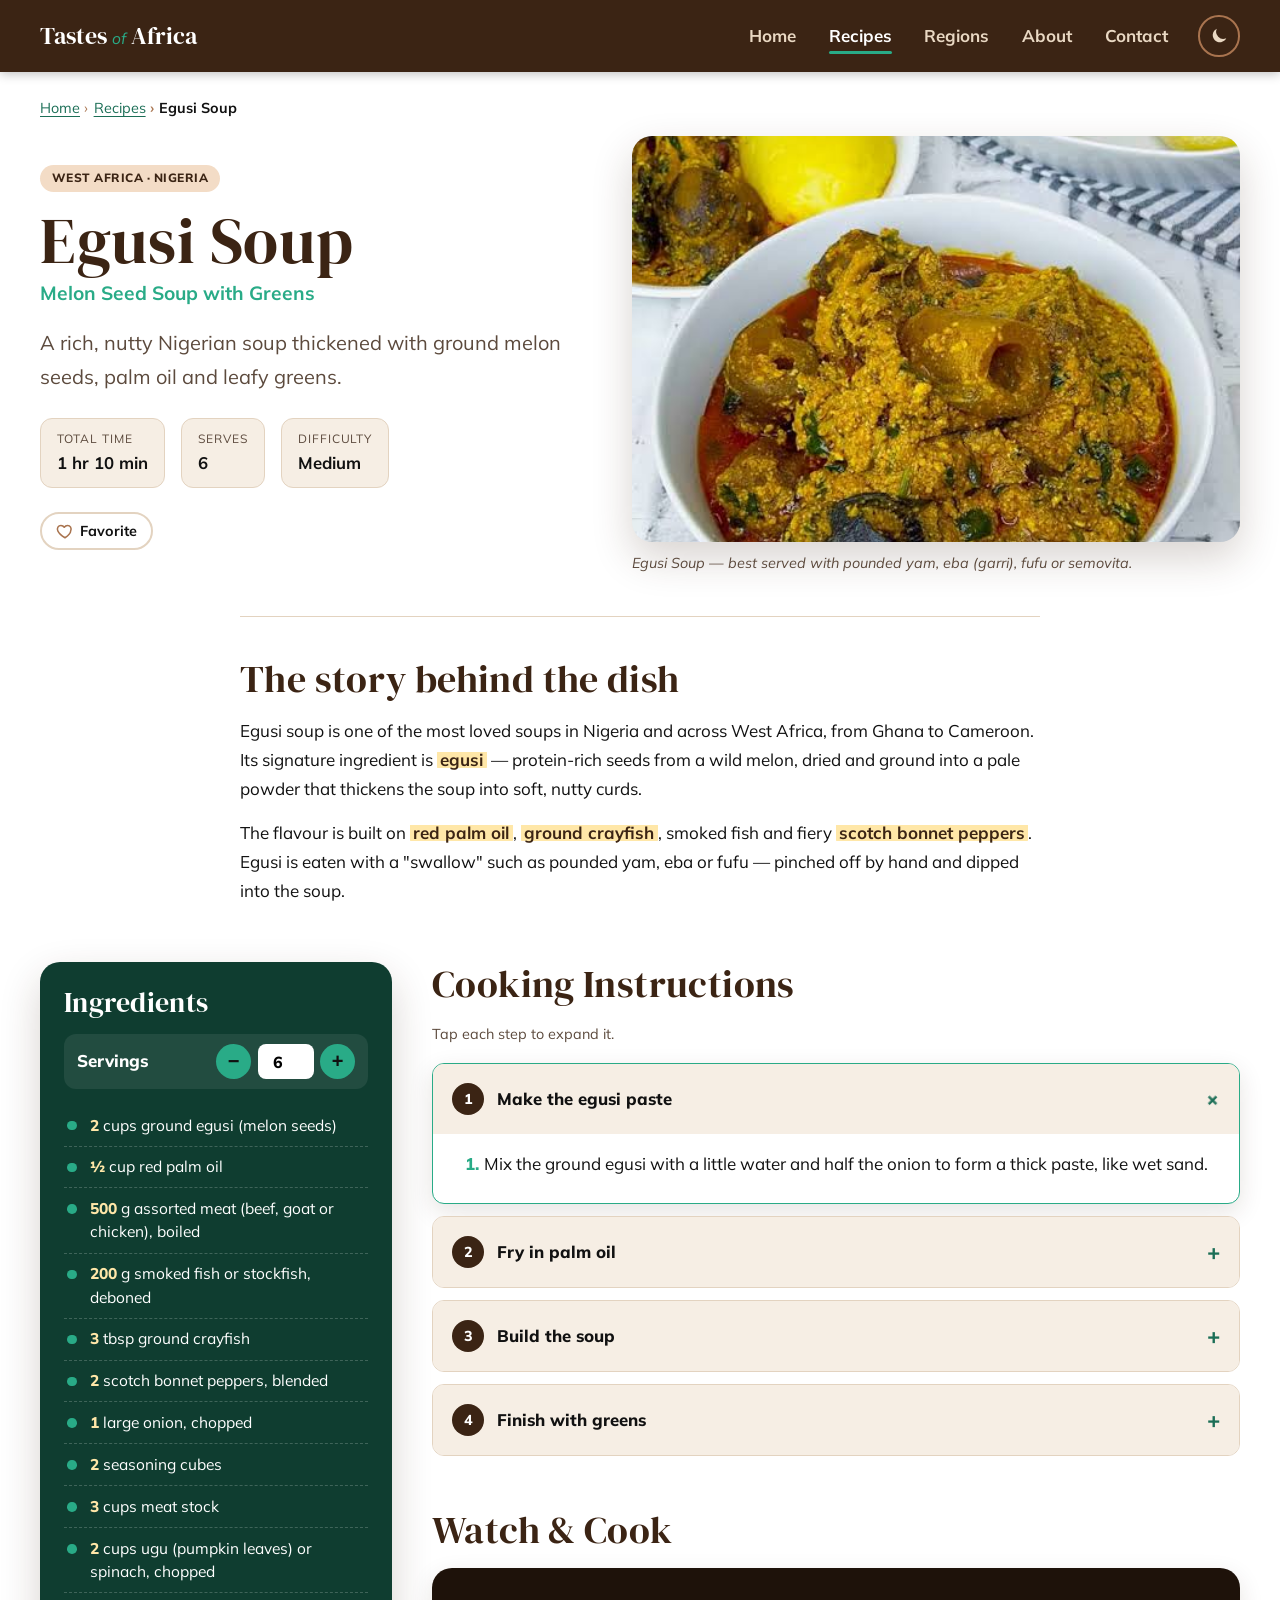
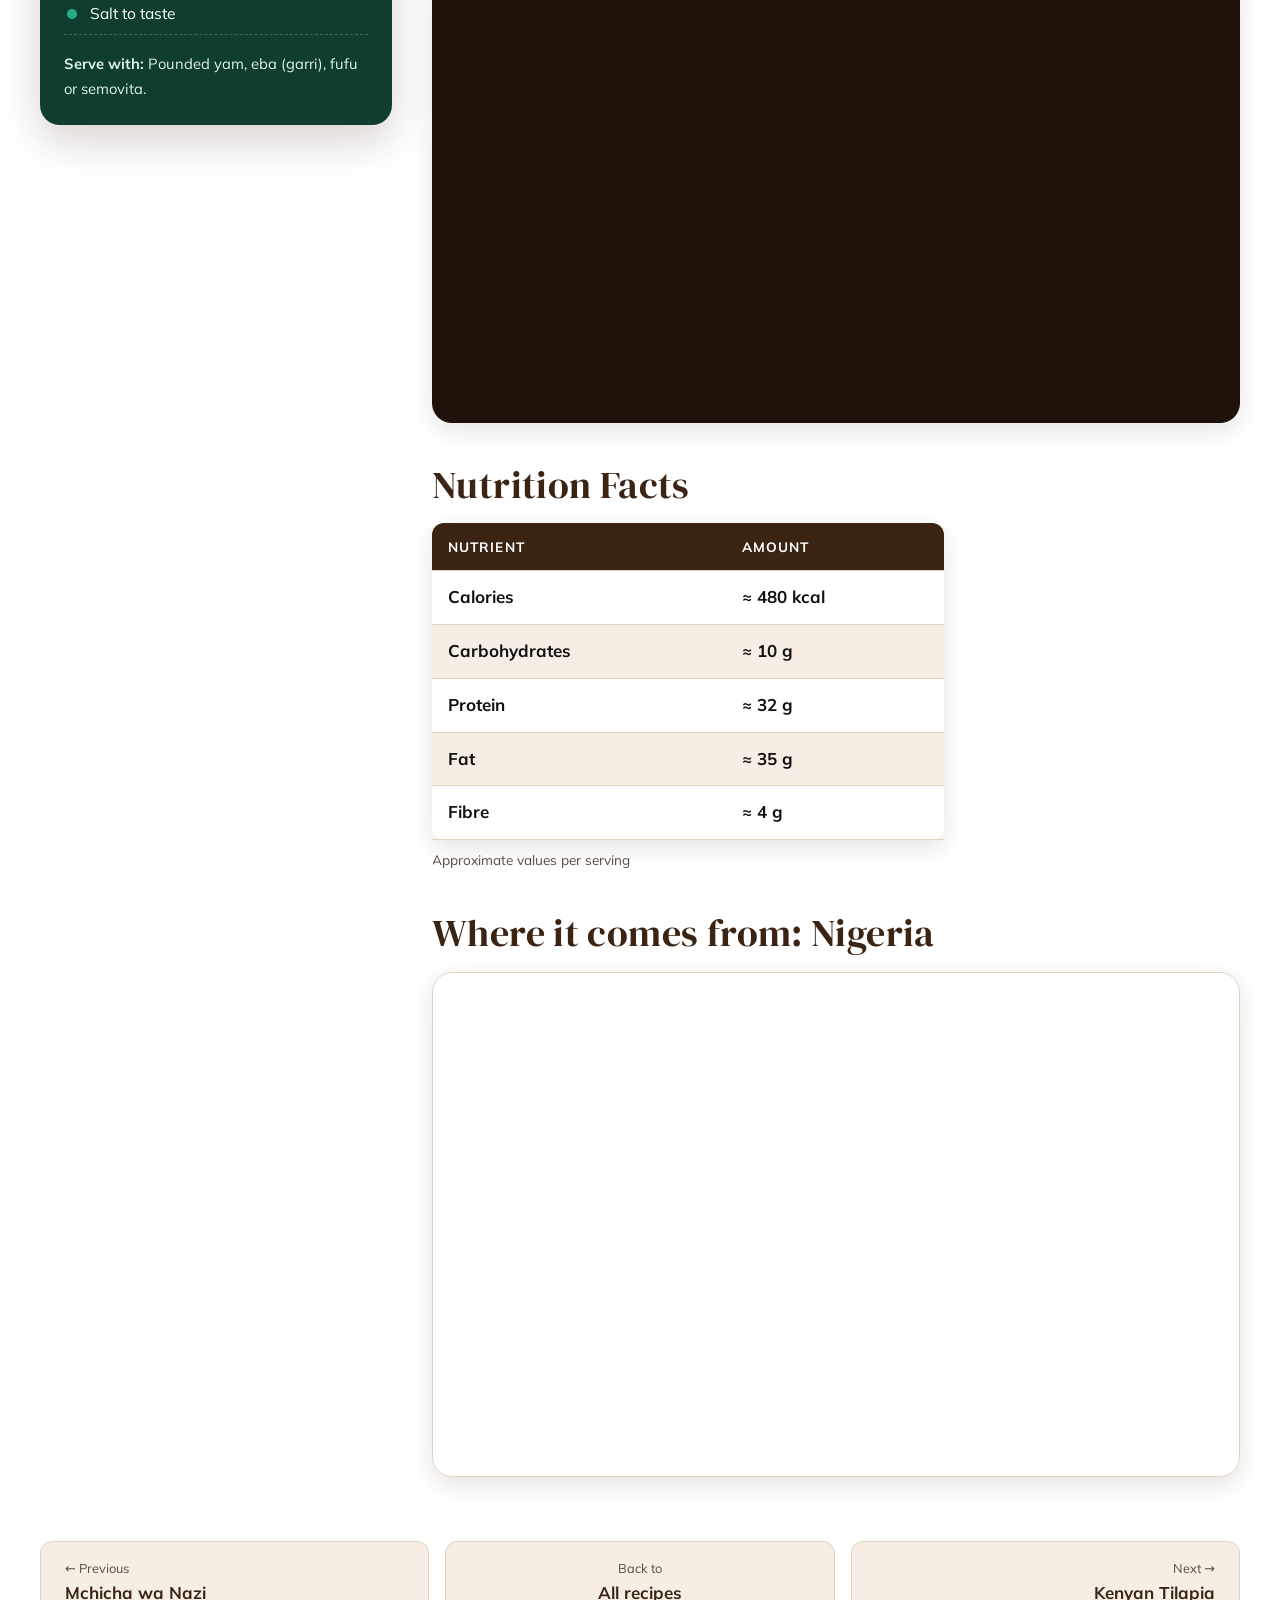
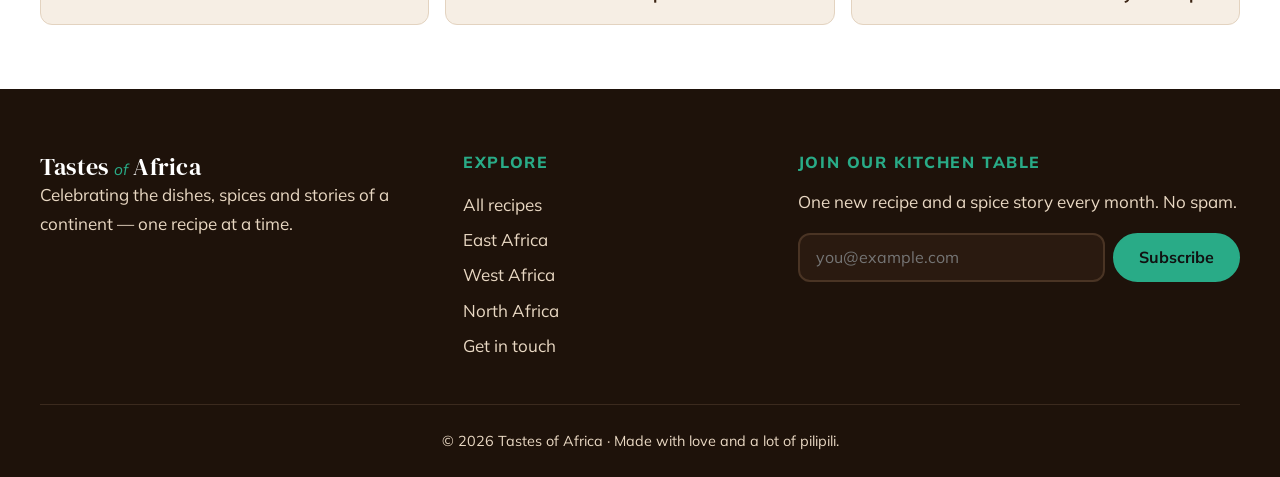
<file: recipes/egusi.html>
<!DOCTYPE html>
<html lang="en">
<head>
  <meta charset="UTF-8">
  <meta name="viewport" content="width=device-width, initial-scale=1.0">
  <meta name="description" content="How to cook Egusi Soup (Melon Seed Soup with Greens) from Nigeria.">
  <title>Egusi Soup | Tastes of Africa</title>
  <link rel="preconnect" href="https://fonts.googleapis.com">
  <link rel="preconnect" href="https://fonts.gstatic.com" crossorigin>
  <link href="https://fonts.googleapis.com/css2?family=DM+Serif+Display&family=Mulish:ital,wght@0,400;0,600;0,700;0,800;1,400&display=swap" rel="stylesheet">
  <link rel="stylesheet" href="../styles.css">
</head>
<body>
  <a class="skip-link" href="#main">Skip to main content</a>

  <header class="site-header">
    <div class="container header-inner">
      <a href="../index.html" class="logo" aria-label="Tastes of Africa – home">
        <span class="logo-text">Tastes <em>of</em> Africa</span>
      </a>

      <button class="nav-toggle" type="button" aria-expanded="false" aria-controls="site-nav" aria-label="Open menu">
        <span></span><span></span><span></span>
      </button>

      <nav id="site-nav" class="site-nav" aria-label="Main navigation">
        <ul>
        <li><a href="../index.html">Home</a></li>
        <li><a href="../recipes.html" aria-current="page">Recipes</a></li>
        <li><a href="../regions.html">Regions</a></li>
        <li><a href="../about.html">About</a></li>
        <li><a href="../contact.html">Contact</a></li>
        </ul>
      </nav>

      <button class="theme-toggle" type="button" aria-label="Switch to dark mode" title="Toggle dark / light mode">
        <svg class="icon-moon" viewBox="0 0 24 24" width="20" height="20" aria-hidden="true" focusable="false"><path d="M20.7 14.6A8.5 8.5 0 0 1 9.4 3.3 8.5 8.5 0 1 0 20.7 14.6z"/></svg>
        <svg class="icon-sun" viewBox="0 0 24 24" width="20" height="20" aria-hidden="true" focusable="false"><circle cx="12" cy="12" r="4.5"/><path d="M12 1.5v3M12 19.5v3M1.5 12h3M19.5 12h3M4.6 4.6l2.1 2.1M17.3 17.3l2.1 2.1M4.6 19.4l2.1-2.1M17.3 6.7l2.1-2.1"/></svg>
      </button>
    </div>
  </header>

  <main id="main">
    <article class="recipe-page">
      <nav class="breadcrumb container" aria-label="Breadcrumb">
        <ol>
          <li><a href="../index.html">Home</a></li>
          <li><a href="../recipes.html">Recipes</a></li>
          <li aria-current="page">Egusi Soup</li>
        </ol>
      </nav>

      <header class="container recipe-hero">
        <div class="recipe-hero-text">
          <a class="tag tag-west-africa" href="../regions/west-africa.html">West Africa · Nigeria</a>
          <h1>Egusi Soup</h1>
          <p class="recipe-subtitle">Melon Seed Soup with Greens</p>
          <p class="lead">A rich, nutty Nigerian soup thickened with ground melon seeds, palm oil and leafy greens.</p>
          <ul class="recipe-facts" aria-label="Recipe facts">
            <li><span>Total time</span><strong>1 hr 10 min</strong></li>
            <li><span>Serves</span><strong>6</strong></li>
            <li><span>Difficulty</span><strong>Medium</strong></li>
          </ul>
          <button class="fav-btn" type="button" data-id="egusi" aria-pressed="false" aria-label="Add Egusi Soup to favourites"><svg class="heart" viewBox="0 0 24 24" width="18" height="18" aria-hidden="true" focusable="false"><path d="M12 21s-7.5-4.6-9.6-9.2C.9 8.4 2.9 4.5 6.6 4.5c2.2 0 3.6 1.2 4.4 2.5.8-1.3 2.2-2.5 4.4-2.5 3.7 0 5.7 3.9 4.2 7.3C19.5 16.4 12 21 12 21z"/></svg> <span class="fav-label">Favorite</span></button>
        </div>
        <figure class="recipe-figure">
          <img src="../images/egusi.jpg" alt="A serving of Egusi Soup (Melon Seed Soup with Greens)" width="1200" height="800">
          <figcaption>Egusi Soup — best served with pounded yam, eba (garri), fufu or semovita.</figcaption>
        </figure>
      </header>

      <section class="container recipe-about" aria-labelledby="about-dish">
        <h2 id="about-dish">The story behind the dish</h2>
          <p>Egusi soup is one of the most loved soups in Nigeria and across West Africa, from Ghana to Cameroon. Its signature ingredient is <mark>egusi</mark> — protein-rich seeds from a wild melon, dried and ground into a pale powder that thickens the soup into soft, nutty curds.</p>
          <p>The flavour is built on <mark>red palm oil</mark>, <mark>ground crayfish</mark>, smoked fish and fiery <mark>scotch bonnet peppers</mark>. Egusi is eaten with a "swallow" such as pounded yam, eba or fufu — pinched off by hand and dipped into the soup.</p>
      </section>

      <div class="container recipe-layout">
        <aside class="ingredients-card" aria-labelledby="ingredients-title">
          <h2 id="ingredients-title">Ingredients</h2>

          <div class="scaler" data-base="6">
            <label for="servings">Servings</label>
            <div class="scaler-controls">
              <button type="button" class="scaler-btn" data-step="-1" aria-label="Fewer servings">−</button>
              <input type="number" id="servings" name="servings" value="6" min="1" max="24">
              <button type="button" class="scaler-btn" data-step="1" aria-label="More servings">+</button>
            </div>
          </div>

          <ul class="ingredients-list">
            <li><span class="qty" data-qty="2">2</span> cups ground egusi (melon seeds)</li>
            <li><span class="qty" data-qty="0.5">½</span> cup red palm oil</li>
            <li><span class="qty" data-qty="500">500</span> g assorted meat (beef, goat or chicken), boiled</li>
            <li><span class="qty" data-qty="200">200</span> g smoked fish or stockfish, deboned</li>
            <li><span class="qty" data-qty="3">3</span> tbsp ground crayfish</li>
            <li><span class="qty" data-qty="2">2</span> scotch bonnet peppers, blended</li>
            <li><span class="qty" data-qty="1">1</span> large onion, chopped</li>
            <li><span class="qty" data-qty="2">2</span> seasoning cubes</li>
            <li><span class="qty" data-qty="3">3</span> cups meat stock</li>
            <li><span class="qty" data-qty="2">2</span> cups ugu (pumpkin leaves) or spinach, chopped</li>
            <li>Salt to taste</li>
          </ul>
          <p class="serve-with"><strong>Serve with:</strong> Pounded yam, eba (garri), fufu or semovita.</p>
        </aside>

        <div class="recipe-main"> 
          <section aria-labelledby="method-title">
            <h2 id="method-title">Cooking Instructions</h2>
            <p class="hint">Tap each step to expand it.</p>
            <details class="step" open>
              <summary><span class="step-num">1</span> Make the egusi paste</summary>
              <ol start="1">
                <li>Mix the ground egusi with a little water and half the onion to form a thick paste, like wet sand.</li>
              </ol>
            </details>
            <details class="step">
              <summary><span class="step-num">2</span> Fry in palm oil</summary>
              <ol start="2">
                <li>Heat the palm oil gently (don't let it smoke) and fry the remaining onion.</li>
                <li>Drop in the egusi paste in small lumps and leave it alone for 5 minutes so it sets into curds.</li>
              </ol>
            </details>
            <details class="step">
              <summary><span class="step-num">3</span> Build the soup</summary>
              <ol start="4">
                <li>Add the stock, meat, smoked fish, crayfish, pepper and seasoning cubes.</li>
                <li>Stir gently and simmer for 15–20 minutes, adding more stock if it gets too thick.</li>
              </ol>
            </details>
            <details class="step">
              <summary><span class="step-num">4</span> Finish with greens</summary>
              <ol start="6">
                <li>Stir in the ugu or spinach and cook for 3–5 minutes more.</li>
                <li>Taste, adjust salt and serve hot with pounded yam, eba or fufu.</li>
              </ol>
            </details>
          </section>

          <section aria-labelledby="video-title">
            <h2 id="video-title">Watch &amp; Cook</h2>
            <div class="video-wrapper">
          <iframe src="https://www.youtube.com/embed/qZ1vidSN41Q?si=pbmp87cE17JZFFAW" title="How to make Nigerian egusi soup" loading="lazy"
            allow="accelerometer; autoplay; clipboard-write; encrypted-media; gyroscope; picture-in-picture; web-share"
            referrerpolicy="strict-origin-when-cross-origin" allowfullscreen></iframe>
        </div>
          </section>

          <section aria-labelledby="nutrition-title">
            <h2 id="nutrition-title">Nutrition Facts</h2>
            <table class="nutrition-table">
              <caption>Approximate values per serving</caption>
              <thead>
                <tr><th scope="col">Nutrient</th><th scope="col">Amount</th></tr>
              </thead>
              <tbody>
                <tr><th scope="row">Calories</th><td>≈ 480 kcal</td></tr>
                <tr><th scope="row">Carbohydrates</th><td>≈ 10 g</td></tr>
                <tr><th scope="row">Protein</th><td>≈ 32 g</td></tr>
                <tr><th scope="row">Fat</th><td>≈ 35 g</td></tr>
                <tr><th scope="row">Fibre</th><td>≈ 4 g</td></tr>
              </tbody>
            </table>
          </section>

          <section aria-labelledby="map-title">
            <h2 id="map-title">Where it comes from: Nigeria</h2>
            <div class="map-wrapper">
          <iframe src="https://maps.google.com/maps?q=Nigeria&amp;z=5&amp;output=embed" title="Map of Nigeria"
            loading="lazy" referrerpolicy="no-referrer-when-downgrade"></iframe>
        </div>
          </section>
        </div>
      </div>

      <!-- recipe navigation -->
      <nav class="container recipe-pager" aria-label="More recipes">
        <a href="mchicha.html" class="pager-link"><span>← Previous</span><strong>Mchicha wa Nazi</strong></a>
        <a href="../recipes.html" class="pager-link pager-all"><span>Back to</span><strong>All recipes</strong></a>
        <a href="tilapia.html" class="pager-link pager-next"><span>Next →</span><strong>Kenyan Tilapia</strong></a>
      </nav>
    </article>
  </main>

  <footer class="site-footer">
    <div class="container footer-grid">
      <section class="footer-brand" aria-labelledby="footer-title">
        <h2 id="footer-title" class="logo-text">Tastes <em>of</em> Africa</h2>
        <p>Celebrating the dishes, spices and stories of a continent — one recipe at a time.</p>
      </section>

      <nav class="footer-links" aria-label="Footer">
        <h3>Explore</h3>
        <ul>
          <li><a href="../recipes.html">All recipes</a></li>
          <li><a href="../regions/east-africa.html">East Africa</a></li>
          <li><a href="../regions/west-africa.html">West Africa</a></li>
          <li><a href="../regions/north-africa.html">North Africa</a></li>
          <li><a href="../contact.html">Get in touch</a></li>
        </ul>
      </nav>

      <section class="newsletter" aria-labelledby="newsletter-title">
        <h3 id="newsletter-title">Join our kitchen table</h3>
        <p>One new recipe and a spice story every month. No spam.</p>
        <form class="newsletter-form" id="newsletter-form">
          <label for="newsletter-email" class="visually-hidden">Email address</label>
          <input type="email" id="newsletter-email" name="newsletter-email" placeholder="you@example.com" required>
          <button type="submit" class="btn btn-accent">Subscribe</button>
        </form>
        <p class="newsletter-msg" aria-live="polite"></p>
      </section>
    </div>

    <div class="container footer-bottom">
      <p>&copy; <span id="year">2026</span> Tastes of Africa · Made with love and a lot of pilipili.</p>
    </div>
  </footer>

  <button class="back-to-top" type="button" aria-label="Back to top">↑</button>

  <script src="../script.js"></script>
</body>
</html>
</file>
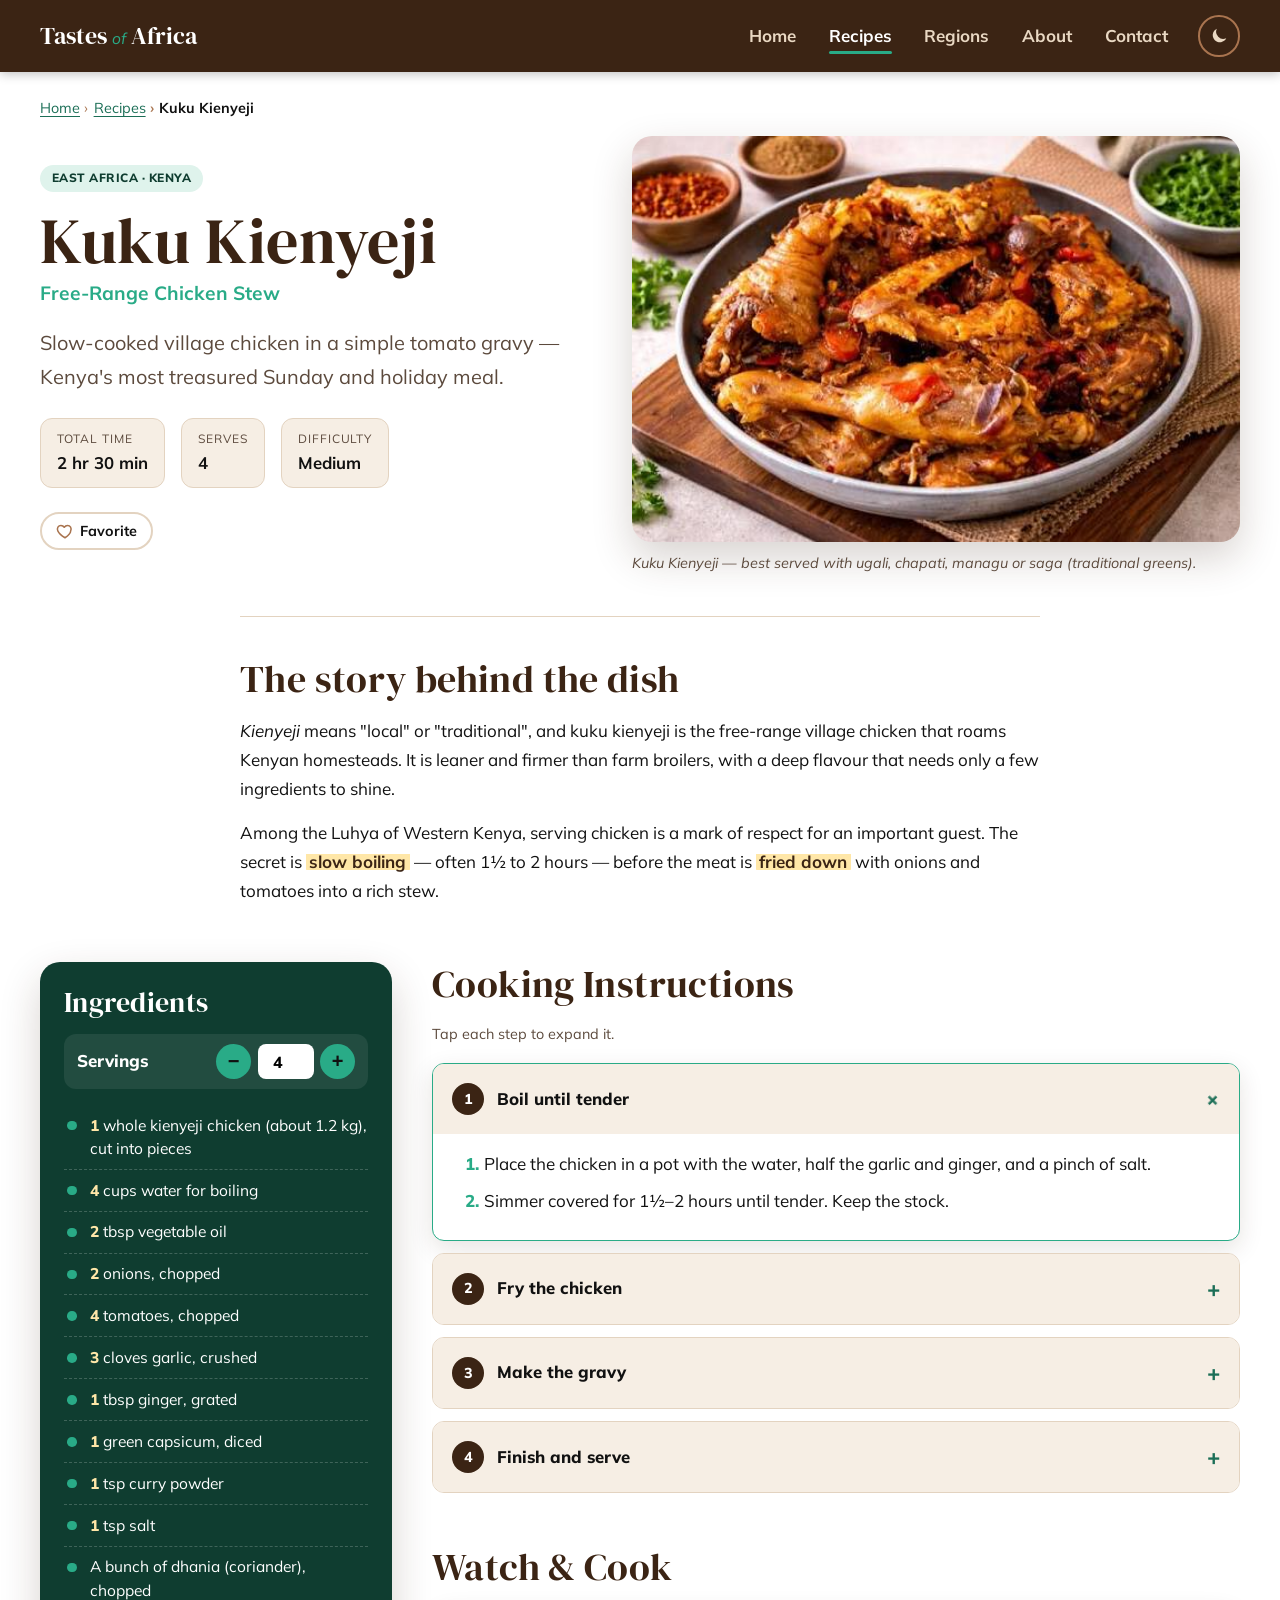
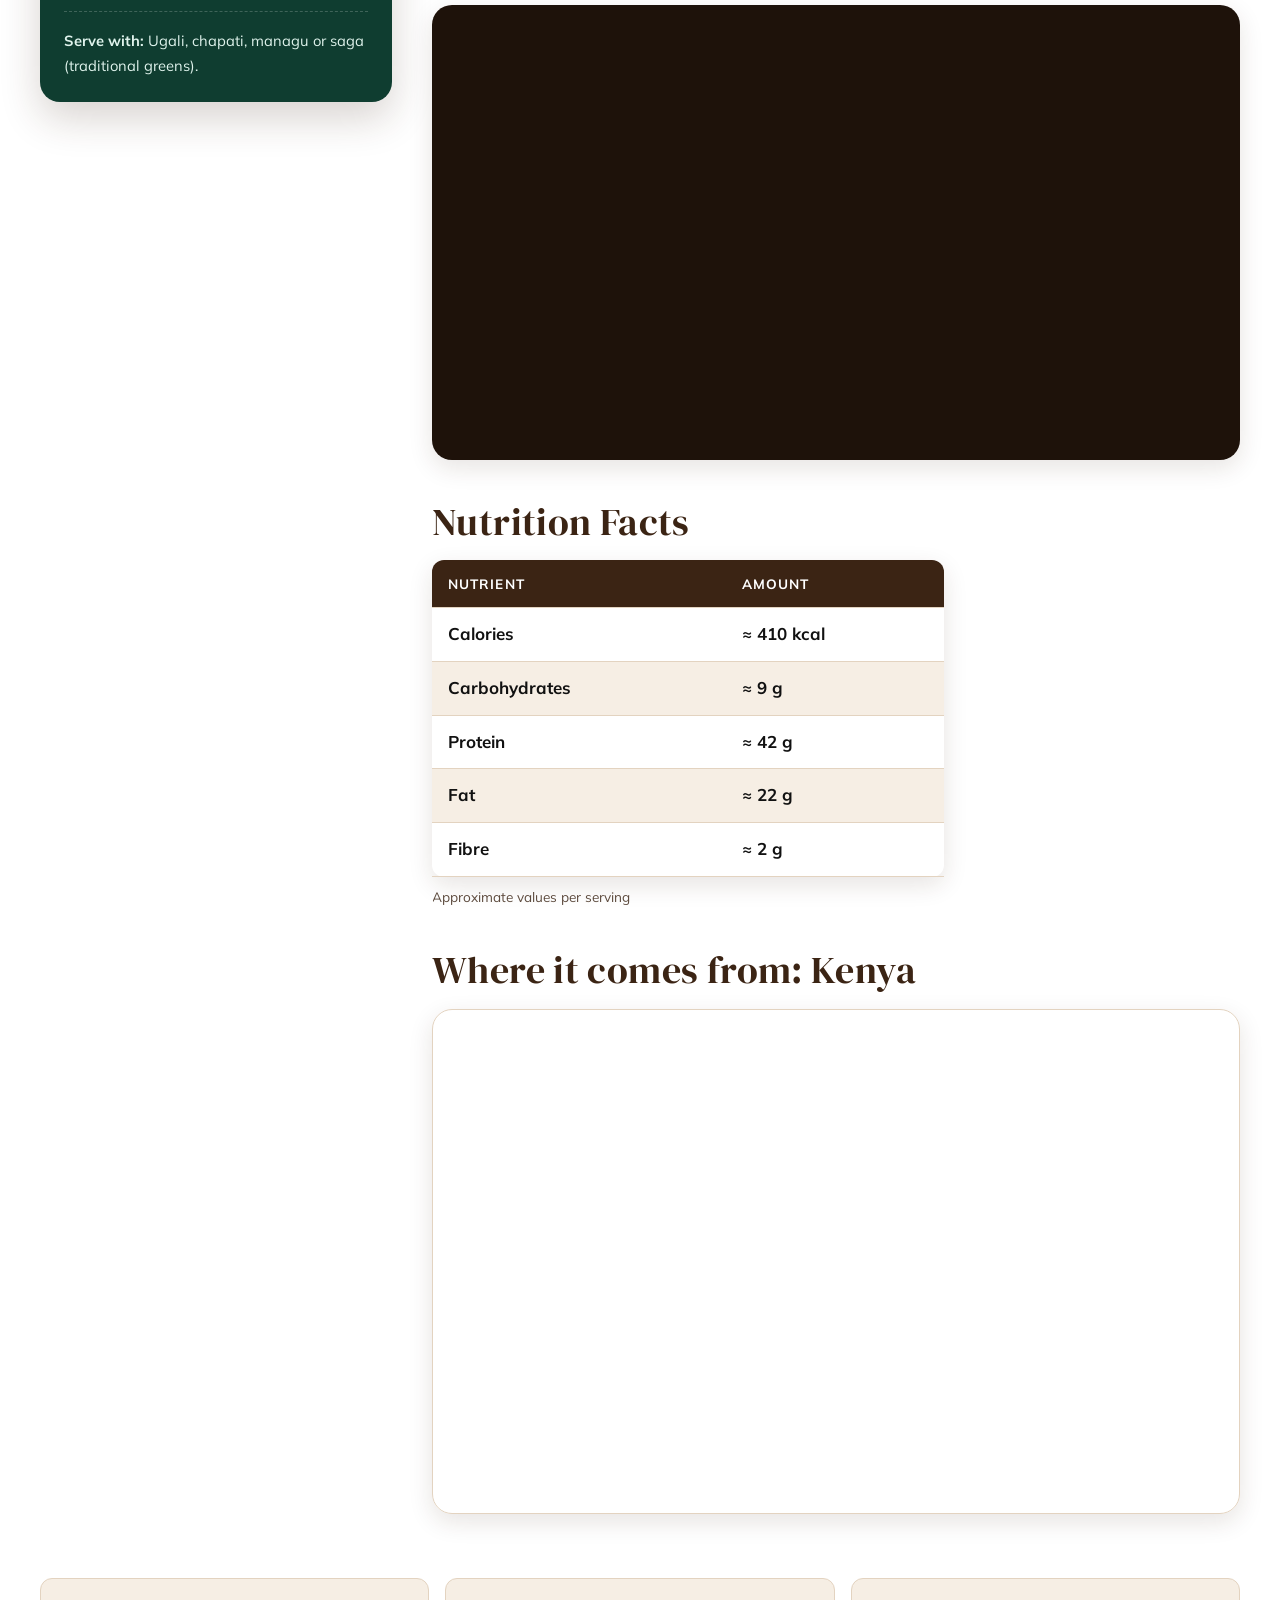
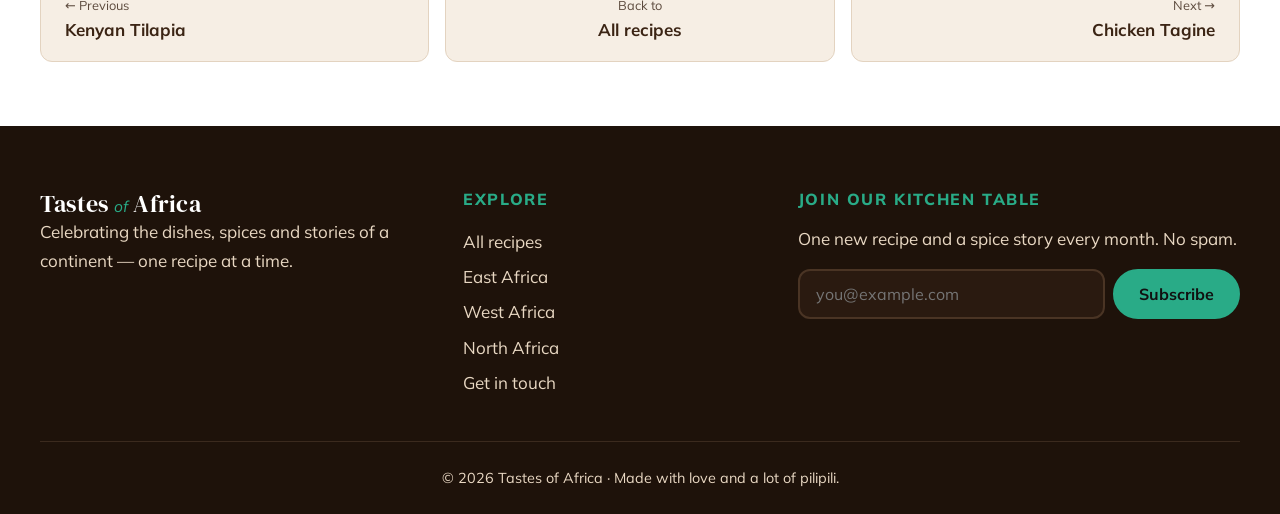
<file: recipes/kuku-kienyeji.html>
<!DOCTYPE html>
<html lang="en">
<head>
  <meta charset="UTF-8">
  <meta name="viewport" content="width=device-width, initial-scale=1.0">
  <meta name="description" content="How to cook Kuku Kienyeji (Free-Range Chicken Stew) from Kenya.">
  <title>Kuku Kienyeji | Tastes of Africa</title>
  <link rel="preconnect" href="https://fonts.googleapis.com">
  <link rel="preconnect" href="https://fonts.gstatic.com" crossorigin>
  <link href="https://fonts.googleapis.com/css2?family=DM+Serif+Display&family=Mulish:ital,wght@0,400;0,600;0,700;0,800;1,400&display=swap" rel="stylesheet">
  <link rel="stylesheet" href="../styles.css">
</head>
<body>
  <a class="skip-link" href="#main">Skip to main content</a>

  <header class="site-header">
    <div class="container header-inner">
      <a href="../index.html" class="logo" aria-label="Tastes of Africa – home">
        <span class="logo-text">Tastes <em>of</em> Africa</span>
      </a>

      <button class="nav-toggle" type="button" aria-expanded="false" aria-controls="site-nav" aria-label="Open menu">
        <span></span><span></span><span></span>
      </button>

      <nav id="site-nav" class="site-nav" aria-label="Main navigation">
        <ul>
        <li><a href="../index.html">Home</a></li>
        <li><a href="../recipes.html" aria-current="page">Recipes</a></li>
        <li><a href="../regions.html">Regions</a></li>
        <li><a href="../about.html">About</a></li>
        <li><a href="../contact.html">Contact</a></li>
        </ul>
      </nav>

      <button class="theme-toggle" type="button" aria-label="Switch to dark mode" title="Toggle dark / light mode">
        <svg class="icon-moon" viewBox="0 0 24 24" width="20" height="20" aria-hidden="true" focusable="false"><path d="M20.7 14.6A8.5 8.5 0 0 1 9.4 3.3 8.5 8.5 0 1 0 20.7 14.6z"/></svg>
        <svg class="icon-sun" viewBox="0 0 24 24" width="20" height="20" aria-hidden="true" focusable="false"><circle cx="12" cy="12" r="4.5"/><path d="M12 1.5v3M12 19.5v3M1.5 12h3M19.5 12h3M4.6 4.6l2.1 2.1M17.3 17.3l2.1 2.1M4.6 19.4l2.1-2.1M17.3 6.7l2.1-2.1"/></svg>
      </button>
    </div>
  </header>

  <main id="main">
    <article class="recipe-page">
      <nav class="breadcrumb container" aria-label="Breadcrumb">
        <ol>
          <li><a href="../index.html">Home</a></li>
          <li><a href="../recipes.html">Recipes</a></li>
          <li aria-current="page">Kuku Kienyeji</li>
        </ol>
      </nav>

      <!-- Recipe -->
      <header class="container recipe-hero">
        <div class="recipe-hero-text">
          <a class="tag tag-east-africa" href="../regions/east-africa.html">East Africa · Kenya</a>
          <h1>Kuku Kienyeji</h1>
          <p class="recipe-subtitle">Free-Range Chicken Stew</p>
          <p class="lead">Slow-cooked village chicken in a simple tomato gravy — Kenya's most treasured Sunday and holiday meal.</p>
          <ul class="recipe-facts" aria-label="Recipe facts">
            <li><span>Total time</span><strong>2 hr 30 min</strong></li>
            <li><span>Serves</span><strong>4</strong></li>
            <li><span>Difficulty</span><strong>Medium</strong></li>
          </ul>
          <button class="fav-btn" type="button" data-id="kuku-kienyeji" aria-pressed="false" aria-label="Add Kuku Kienyeji to favourites"><svg class="heart" viewBox="0 0 24 24" width="18" height="18" aria-hidden="true" focusable="false"><path d="M12 21s-7.5-4.6-9.6-9.2C.9 8.4 2.9 4.5 6.6 4.5c2.2 0 3.6 1.2 4.4 2.5.8-1.3 2.2-2.5 4.4-2.5 3.7 0 5.7 3.9 4.2 7.3C19.5 16.4 12 21 12 21z"/></svg> <span class="fav-label">Favorite</span></button>
        </div>
        <figure class="recipe-figure">
          <img src="../images/kuku-kienyeji.jpg" alt="A serving of Kuku Kienyeji (Free-Range Chicken Stew)" width="1200" height="800">
          <figcaption>Kuku Kienyeji — best served with ugali, chapati, managu or saga (traditional greens).</figcaption>
        </figure>
      </header>

      <!-- description -->
      <section class="container recipe-about" aria-labelledby="about-dish">
        <h2 id="about-dish">The story behind the dish</h2>
          <p><em>Kienyeji</em> means "local" or "traditional", and kuku kienyeji is the free-range village chicken that roams Kenyan homesteads. It is leaner and firmer than farm broilers, with a deep flavour that needs only a few ingredients to shine.</p>
          <p>Among the Luhya of Western Kenya, serving chicken is a mark of respect for an important guest. The secret is <mark>slow boiling</mark> — often 1½ to 2 hours — before the meat is <mark>fried down</mark> with onions and tomatoes into a rich stew.</p>
      </section>

      <div class="container recipe-layout">
        <aside class="ingredients-card" aria-labelledby="ingredients-title">
          <h2 id="ingredients-title">Ingredients</h2>
          <div class="scaler" data-base="4">
            <label for="servings">Servings</label>
            <div class="scaler-controls">
              <button type="button" class="scaler-btn" data-step="-1" aria-label="Fewer servings">−</button>
              <input type="number" id="servings" name="servings" value="4" min="1" max="24">
              <button type="button" class="scaler-btn" data-step="1" aria-label="More servings">+</button>
            </div>
          </div>

          <ul class="ingredients-list">
            <li><span class="qty" data-qty="1">1</span> whole kienyeji chicken (about 1.2 kg), cut into pieces</li>
            <li><span class="qty" data-qty="4">4</span> cups water for boiling</li>
            <li><span class="qty" data-qty="2">2</span> tbsp vegetable oil</li>
            <li><span class="qty" data-qty="2">2</span> onions, chopped</li>
            <li><span class="qty" data-qty="4">4</span> tomatoes, chopped</li>
            <li><span class="qty" data-qty="3">3</span> cloves garlic, crushed</li>
            <li><span class="qty" data-qty="1">1</span> tbsp ginger, grated</li>
            <li><span class="qty" data-qty="1">1</span> green capsicum, diced</li>
            <li><span class="qty" data-qty="1">1</span> tsp curry powder</li>
            <li><span class="qty" data-qty="1">1</span> tsp salt</li>
            <li>A bunch of dhania (coriander), chopped</li>
          </ul>
          <p class="serve-with"><strong>Serve with:</strong> Ugali, chapati, managu or saga (traditional greens).</p>
        </aside>

        <div class="recipe-main">
          <!-- cooking instructions -->
          <section aria-labelledby="method-title">
            <h2 id="method-title">Cooking Instructions</h2>
            <p class="hint">Tap each step to expand it.</p>
            <details class="step" open>
              <summary><span class="step-num">1</span> Boil until tender</summary>
              <ol start="1">
                <li>Place the chicken in a pot with the water, half the garlic and ginger, and a pinch of salt.</li>
                <li>Simmer covered for 1½–2 hours until tender. Keep the stock.</li>
              </ol>
            </details>
            <details class="step">
              <summary><span class="step-num">2</span> Fry the chicken</summary>
              <ol start="3">
                <li>Drain the chicken. Heat the oil and fry the pieces until lightly browned.</li>
                <li>Add the onions and remaining garlic and ginger and cook until soft.</li>
              </ol>
            </details>
            <details class="step">
              <summary><span class="step-num">3</span> Make the gravy</summary>
              <ol start="5">
                <li>Add the tomatoes, capsicum and curry powder, cover and cook until the tomatoes melt into a paste.</li>
                <li>Pour in 1–2 cups of the reserved stock and simmer for 15 minutes.</li>
              </ol>
            </details>
            <details class="step">
              <summary><span class="step-num">4</span> Finish and serve</summary>
              <ol start="7">
                <li>Stir in the dhania, check the salt and serve with ugali, chapati or rice.</li>
              </ol>
            </details>
          </section>

          <section aria-labelledby="video-title">
            <h2 id="video-title">Watch &amp; Cook</h2>
            <div class="video-wrapper">
          <iframe src="https://www.youtube.com/embed/7S9gc4WXoyw?si=ujVYdU24FBG2MYDb" title="How to cook kienyeji chicken stew" loading="lazy"
            allow="accelerometer; autoplay; clipboard-write; encrypted-media; gyroscope; picture-in-picture; web-share"
            referrerpolicy="strict-origin-when-cross-origin" allowfullscreen></iframe>
        </div>
          </section>

          <!-- Nutritional facts  -->
          <section aria-labelledby="nutrition-title">
            <h2 id="nutrition-title">Nutrition Facts</h2>
            <table class="nutrition-table">
              <caption>Approximate values per serving</caption>
              <thead>
                <tr><th scope="col">Nutrient</th><th scope="col">Amount</th></tr>
              </thead>
              <tbody>
                <tr><th scope="row">Calories</th><td>≈ 410 kcal</td></tr>
                <tr><th scope="row">Carbohydrates</th><td>≈ 9 g</td></tr>
                <tr><th scope="row">Protein</th><td>≈ 42 g</td></tr>
                <tr><th scope="row">Fat</th><td>≈ 22 g</td></tr>
                <tr><th scope="row">Fibre</th><td>≈ 2 g</td></tr>
              </tbody>
            </table>
          </section>

          <!-- Map -->
          <section aria-labelledby="map-title">
            <h2 id="map-title">Where it comes from: Kenya</h2>
            <div class="map-wrapper">
          <iframe src="https://maps.google.com/maps?q=Kakamega%2C+Kenya&amp;z=9&amp;output=embed" title="Map of Kakamega, Kenya"
            loading="lazy" referrerpolicy="no-referrer-when-downgrade"></iframe>
        </div>
          </section>
        </div>
      </div>

      <!-- recipe navigation -->
      <nav class="container recipe-pager" aria-label="More recipes">
        <a href="tilapia.html" class="pager-link"><span>← Previous</span><strong>Kenyan Tilapia</strong></a>
        <a href="../recipes.html" class="pager-link pager-all"><span>Back to</span><strong>All recipes</strong></a>
        <a href="tagine.html" class="pager-link pager-next"><span>Next →</span><strong>Chicken Tagine</strong></a>
      </nav>
    </article>
  </main>

  <footer class="site-footer">
    <div class="container footer-grid">
      <section class="footer-brand" aria-labelledby="footer-title">
        <h2 id="footer-title" class="logo-text">Tastes <em>of</em> Africa</h2>
        <p>Celebrating the dishes, spices and stories of a continent — one recipe at a time.</p>
      </section>

      <nav class="footer-links" aria-label="Footer">
        <h3>Explore</h3>
        <ul>
          <li><a href="../recipes.html">All recipes</a></li>
          <li><a href="../regions/east-africa.html">East Africa</a></li>
          <li><a href="../regions/west-africa.html">West Africa</a></li>
          <li><a href="../regions/north-africa.html">North Africa</a></li>
          <li><a href="../contact.html">Get in touch</a></li>
        </ul>
      </nav>

      <section class="newsletter" aria-labelledby="newsletter-title">
        <h3 id="newsletter-title">Join our kitchen table</h3>
        <p>One new recipe and a spice story every month. No spam.</p>
        <form class="newsletter-form" id="newsletter-form">
          <label for="newsletter-email" class="visually-hidden">Email address</label>
          <input type="email" id="newsletter-email" name="newsletter-email" placeholder="you@example.com" required>
          <button type="submit" class="btn btn-accent">Subscribe</button>
        </form>
        <p class="newsletter-msg" aria-live="polite"></p>
      </section>
    </div>

    <div class="container footer-bottom">
      <p>&copy; <span id="year">2026</span> Tastes of Africa · Made with love and a lot of pilipili.</p>
    </div>
  </footer>

  <button class="back-to-top" type="button" aria-label="Back to top">↑</button>

  <script src="../script.js"></script>
</body>
</html>
</file>
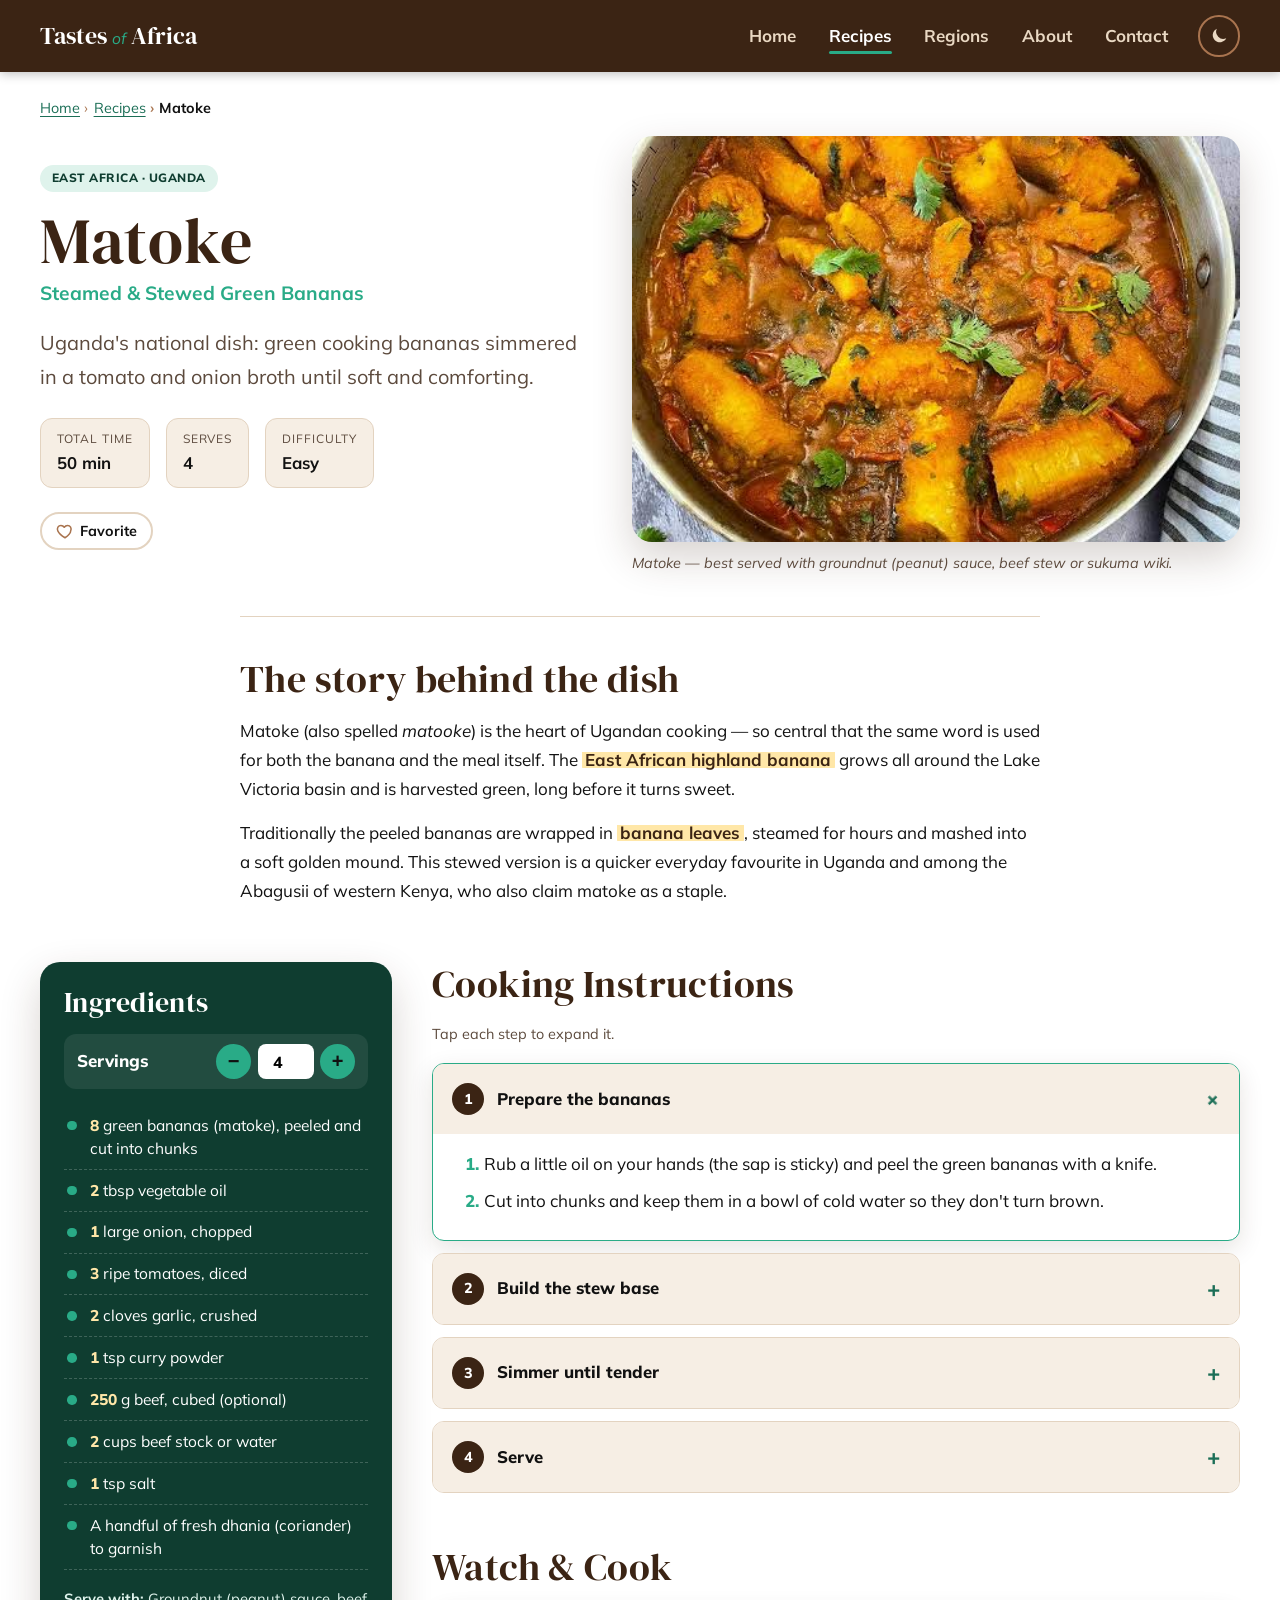
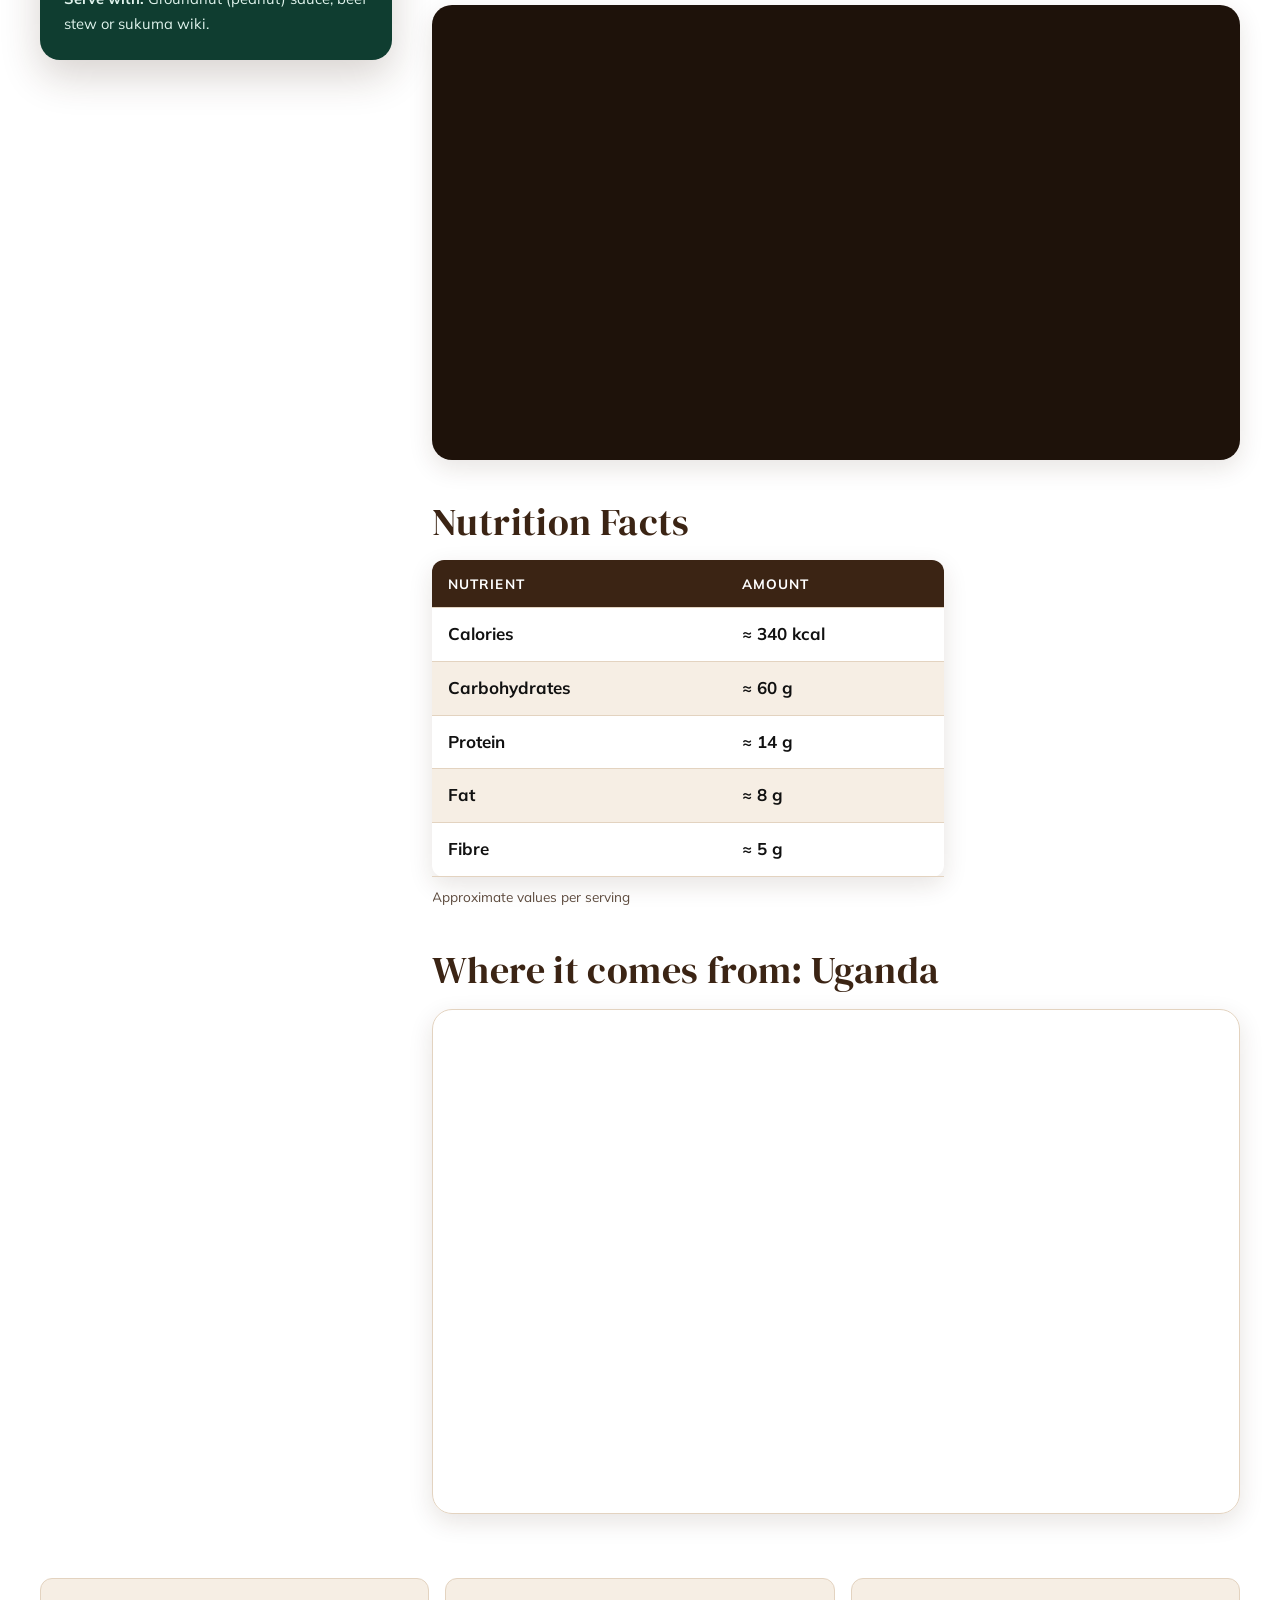
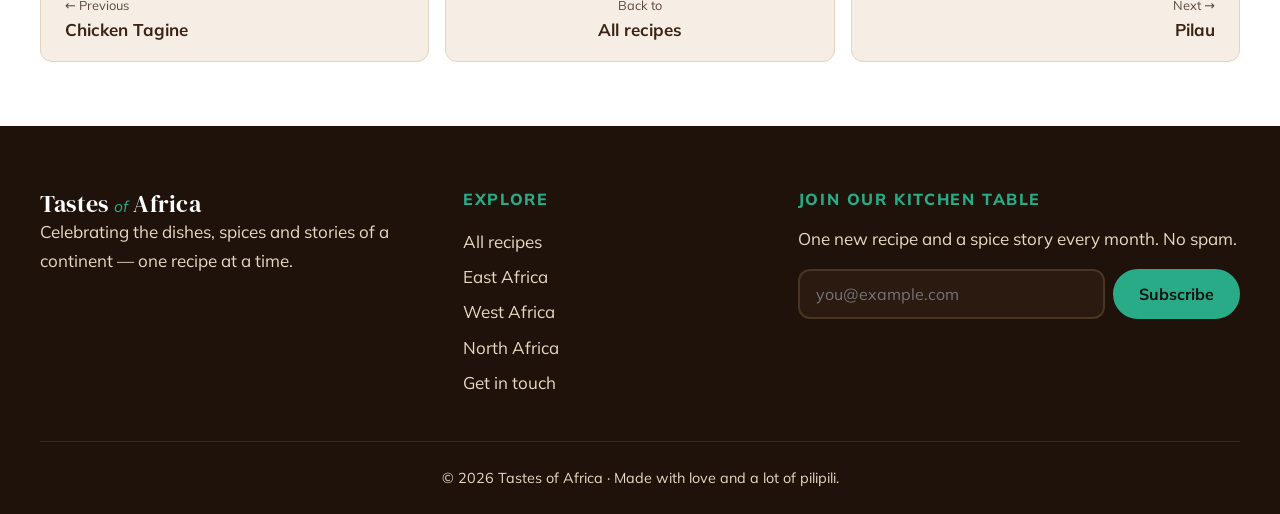
<file: recipes/matoke.html>
<!DOCTYPE html>
<html lang="en">
<head>
  <meta charset="UTF-8">
  <meta name="viewport" content="width=device-width, initial-scale=1.0">
  <meta name="description" content="How to cook Matoke (Steamed & Stewed Green Bananas) from Uganda.">
  <title>Matoke | Tastes of Africa</title>
  <link rel="preconnect" href="https://fonts.googleapis.com">
  <link rel="preconnect" href="https://fonts.gstatic.com" crossorigin>
  <link href="https://fonts.googleapis.com/css2?family=DM+Serif+Display&family=Mulish:ital,wght@0,400;0,600;0,700;0,800;1,400&display=swap" rel="stylesheet">
  <link rel="stylesheet" href="../styles.css">
</head>
<body>
  <a class="skip-link" href="#main">Skip to main content</a>

  <header class="site-header">
    <div class="container header-inner">
      <a href="../index.html" class="logo" aria-label="Tastes of Africa – home">
        <span class="logo-text">Tastes <em>of</em> Africa</span>
      </a>

      <button class="nav-toggle" type="button" aria-expanded="false" aria-controls="site-nav" aria-label="Open menu">
        <span></span><span></span><span></span>
      </button>

      <nav id="site-nav" class="site-nav" aria-label="Main navigation">
        <ul>
        <li><a href="../index.html">Home</a></li>
        <li><a href="../recipes.html" aria-current="page">Recipes</a></li>
        <li><a href="../regions.html">Regions</a></li>
        <li><a href="../about.html">About</a></li>
        <li><a href="../contact.html">Contact</a></li>
        </ul>
      </nav>

      <button class="theme-toggle" type="button" aria-label="Switch to dark mode" title="Toggle dark / light mode">
        <svg class="icon-moon" viewBox="0 0 24 24" width="20" height="20" aria-hidden="true" focusable="false"><path d="M20.7 14.6A8.5 8.5 0 0 1 9.4 3.3 8.5 8.5 0 1 0 20.7 14.6z"/></svg>
        <svg class="icon-sun" viewBox="0 0 24 24" width="20" height="20" aria-hidden="true" focusable="false"><circle cx="12" cy="12" r="4.5"/><path d="M12 1.5v3M12 19.5v3M1.5 12h3M19.5 12h3M4.6 4.6l2.1 2.1M17.3 17.3l2.1 2.1M4.6 19.4l2.1-2.1M17.3 6.7l2.1-2.1"/></svg>
      </button>
    </div>
  </header>

  <main id="main">
    <article class="recipe-page">
      <nav class="breadcrumb container" aria-label="Breadcrumb">
        <ol>
          <li><a href="../index.html">Home</a></li>
          <li><a href="../recipes.html">Recipes</a></li>
          <li aria-current="page">Matoke</li>
        </ol>
      </nav>

      <header class="container recipe-hero">
        <div class="recipe-hero-text">
          <a class="tag tag-east-africa" href="../regions/east-africa.html">East Africa · Uganda</a>
          <h1>Matoke</h1>
          <p class="recipe-subtitle">Steamed & Stewed Green Bananas</p>
          <p class="lead">Uganda's national dish: green cooking bananas simmered in a tomato and onion broth until soft and comforting.</p>
          <ul class="recipe-facts" aria-label="Recipe facts">
            <li><span>Total time</span><strong>50 min</strong></li>
            <li><span>Serves</span><strong>4</strong></li>
            <li><span>Difficulty</span><strong>Easy</strong></li>
          </ul>
          <button class="fav-btn" type="button" data-id="matoke" aria-pressed="false" aria-label="Add Matoke to favourites"><svg class="heart" viewBox="0 0 24 24" width="18" height="18" aria-hidden="true" focusable="false"><path d="M12 21s-7.5-4.6-9.6-9.2C.9 8.4 2.9 4.5 6.6 4.5c2.2 0 3.6 1.2 4.4 2.5.8-1.3 2.2-2.5 4.4-2.5 3.7 0 5.7 3.9 4.2 7.3C19.5 16.4 12 21 12 21z"/></svg> <span class="fav-label">Favorite</span></button>
        </div>
        <figure class="recipe-figure">
          <img src="../images/matoke.jpg" alt="A serving of Matoke (Steamed & Stewed Green Bananas)" width="1200" height="800">
          <figcaption>Matoke — best served with groundnut (peanut) sauce, beef stew or sukuma wiki.</figcaption>
        </figure>
      </header>

      <!-- Cultural description -->
      <section class="container recipe-about" aria-labelledby="about-dish">
        <h2 id="about-dish">The story behind the dish</h2>
          <p>Matoke (also spelled <em>matooke</em>) is the heart of Ugandan cooking — so central that the same word is used for both the banana and the meal itself. The <mark>East African highland banana</mark> grows all around the Lake Victoria basin and is harvested green, long before it turns sweet.</p>
          <p>Traditionally the peeled bananas are wrapped in <mark>banana leaves</mark>, steamed for hours and mashed into a soft golden mound. This stewed version is a quicker everyday favourite in Uganda and among the Abagusii of western Kenya, who also claim matoke as a staple.</p>
      </section>

      <div class="container recipe-layout">
        <aside class="ingredients-card" aria-labelledby="ingredients-title">
          <h2 id="ingredients-title">Ingredients</h2>

          <div class="scaler" data-base="4">
            <label for="servings">Servings</label>
            <div class="scaler-controls">
              <button type="button" class="scaler-btn" data-step="-1" aria-label="Fewer servings">−</button>
              <input type="number" id="servings" name="servings" value="4" min="1" max="24">
              <button type="button" class="scaler-btn" data-step="1" aria-label="More servings">+</button>
            </div>
          </div>

          <ul class="ingredients-list">
            <li><span class="qty" data-qty="8">8</span> green bananas (matoke), peeled and cut into chunks</li>
            <li><span class="qty" data-qty="2">2</span> tbsp vegetable oil</li>
            <li><span class="qty" data-qty="1">1</span> large onion, chopped</li>
            <li><span class="qty" data-qty="3">3</span> ripe tomatoes, diced</li>
            <li><span class="qty" data-qty="2">2</span> cloves garlic, crushed</li>
            <li><span class="qty" data-qty="1">1</span> tsp curry powder</li>
            <li><span class="qty" data-qty="250">250</span> g beef, cubed (optional)</li>
            <li><span class="qty" data-qty="2">2</span> cups beef stock or water</li>
            <li><span class="qty" data-qty="1">1</span> tsp salt</li>
            <li>A handful of fresh dhania (coriander) to garnish</li>
          </ul>
          <p class="serve-with"><strong>Serve with:</strong> Groundnut (peanut) sauce, beef stew or sukuma wiki.</p>
        </aside>

        <div class="recipe-main">
          <!--  cooking instructions -->
          <section aria-labelledby="method-title">
            <h2 id="method-title">Cooking Instructions</h2>
            <p class="hint">Tap each step to expand it.</p>
            <details class="step" open>
              <summary><span class="step-num">1</span> Prepare the bananas</summary>
              <ol start="1">
                <li>Rub a little oil on your hands (the sap is sticky) and peel the green bananas with a knife.</li>
                <li>Cut into chunks and keep them in a bowl of cold water so they don't turn brown.</li>
              </ol>
            </details>
            <details class="step">
              <summary><span class="step-num">2</span> Build the stew base</summary>
              <ol start="3">
                <li>Heat the oil in a heavy pot and fry the onion until soft and golden.</li>
                <li>Add the garlic and curry powder, stir for 30 seconds, then add the tomatoes and cook into a thick paste.</li>
                <li>If using beef, brown it in the paste for 5 minutes.</li>
              </ol>
            </details>
            <details class="step">
              <summary><span class="step-num">3</span> Simmer until tender</summary>
              <ol start="6">
                <li>Drain the bananas and add them to the pot with the stock and salt.</li>
                <li>Cover and simmer on low heat for 20–25 minutes, until the bananas are fork-tender.</li>
                <li>Lightly mash a few pieces against the side of the pot to thicken the sauce.</li>
              </ol>
            </details>
            <details class="step">
              <summary><span class="step-num">4</span> Serve</summary>
              <ol start="9">
                <li>Garnish with dhania and serve hot, with groundnut sauce or greens on the side.</li>
              </ol>
            </details>
          </section>

          <section aria-labelledby="video-title">
            <h2 id="video-title">Watch &amp; Cook</h2>
            <div class="video-wrapper">
          <iframe src="https://www.youtube.com/embed/KYaqSULFlLA?si=wKG71Ha_dejM9fel" title="Cooking matooke with chicken" loading="lazy"
            allow="accelerometer; autoplay; clipboard-write; encrypted-media; gyroscope; picture-in-picture; web-share"
            referrerpolicy="strict-origin-when-cross-origin" allowfullscreen></iframe>
        </div>
          </section>

          <section aria-labelledby="nutrition-title">
            <h2 id="nutrition-title">Nutrition Facts</h2>
            <table class="nutrition-table">
              <caption>Approximate values per serving</caption>
              <thead>
                <tr><th scope="col">Nutrient</th><th scope="col">Amount</th></tr>
              </thead>
              <tbody>
                <tr><th scope="row">Calories</th><td>≈ 340 kcal</td></tr>
                <tr><th scope="row">Carbohydrates</th><td>≈ 60 g</td></tr>
                <tr><th scope="row">Protein</th><td>≈ 14 g</td></tr>
                <tr><th scope="row">Fat</th><td>≈ 8 g</td></tr>
                <tr><th scope="row">Fibre</th><td>≈ 5 g</td></tr>
              </tbody>
            </table>
          </section>

          <section aria-labelledby="map-title">
            <h2 id="map-title">Where it comes from: Uganda</h2>
            <div class="map-wrapper">
          <iframe src="https://maps.google.com/maps?q=Uganda&amp;z=6&amp;output=embed" title="Map of Uganda"
            loading="lazy" referrerpolicy="no-referrer-when-downgrade"></iframe>
        </div>
          </section>
        </div>
      </div>

      <!-- recipe navigation -->
      <nav class="container recipe-pager" aria-label="More recipes">
        <a href="tagine.html" class="pager-link"><span>← Previous</span><strong>Chicken Tagine</strong></a>
        <a href="../recipes.html" class="pager-link pager-all"><span>Back to</span><strong>All recipes</strong></a>
        <a href="pilau.html" class="pager-link pager-next"><span>Next →</span><strong>Pilau</strong></a>
      </nav>
    </article>
  </main>

  <footer class="site-footer">
    <div class="container footer-grid">
      <section class="footer-brand" aria-labelledby="footer-title">
        <h2 id="footer-title" class="logo-text">Tastes <em>of</em> Africa</h2>
        <p>Celebrating the dishes, spices and stories of a continent — one recipe at a time.</p>
      </section>

      <nav class="footer-links" aria-label="Footer">
        <h3>Explore</h3>
        <ul>
          <li><a href="../recipes.html">All recipes</a></li>
          <li><a href="../regions/east-africa.html">East Africa</a></li>
          <li><a href="../regions/west-africa.html">West Africa</a></li>
          <li><a href="../regions/north-africa.html">North Africa</a></li>
          <li><a href="../contact.html">Get in touch</a></li>
        </ul>
      </nav>

      <section class="newsletter" aria-labelledby="newsletter-title">
        <h3 id="newsletter-title">Join our kitchen table</h3>
        <p>One new recipe and a spice story every month. No spam.</p>
        <form class="newsletter-form" id="newsletter-form">
          <label for="newsletter-email" class="visually-hidden">Email address</label>
          <input type="email" id="newsletter-email" name="newsletter-email" placeholder="you@example.com" required>
          <button type="submit" class="btn btn-accent">Subscribe</button>
        </form>
        <p class="newsletter-msg" aria-live="polite"></p>
      </section>
    </div>

    <div class="container footer-bottom">
      <p>&copy; <span id="year">2026</span> Tastes of Africa · Made with love and a lot of pilipili.</p>
    </div>
  </footer>

  <button class="back-to-top" type="button" aria-label="Back to top">↑</button>

  <script src="../script.js"></script>
</body>
</html>
</file>
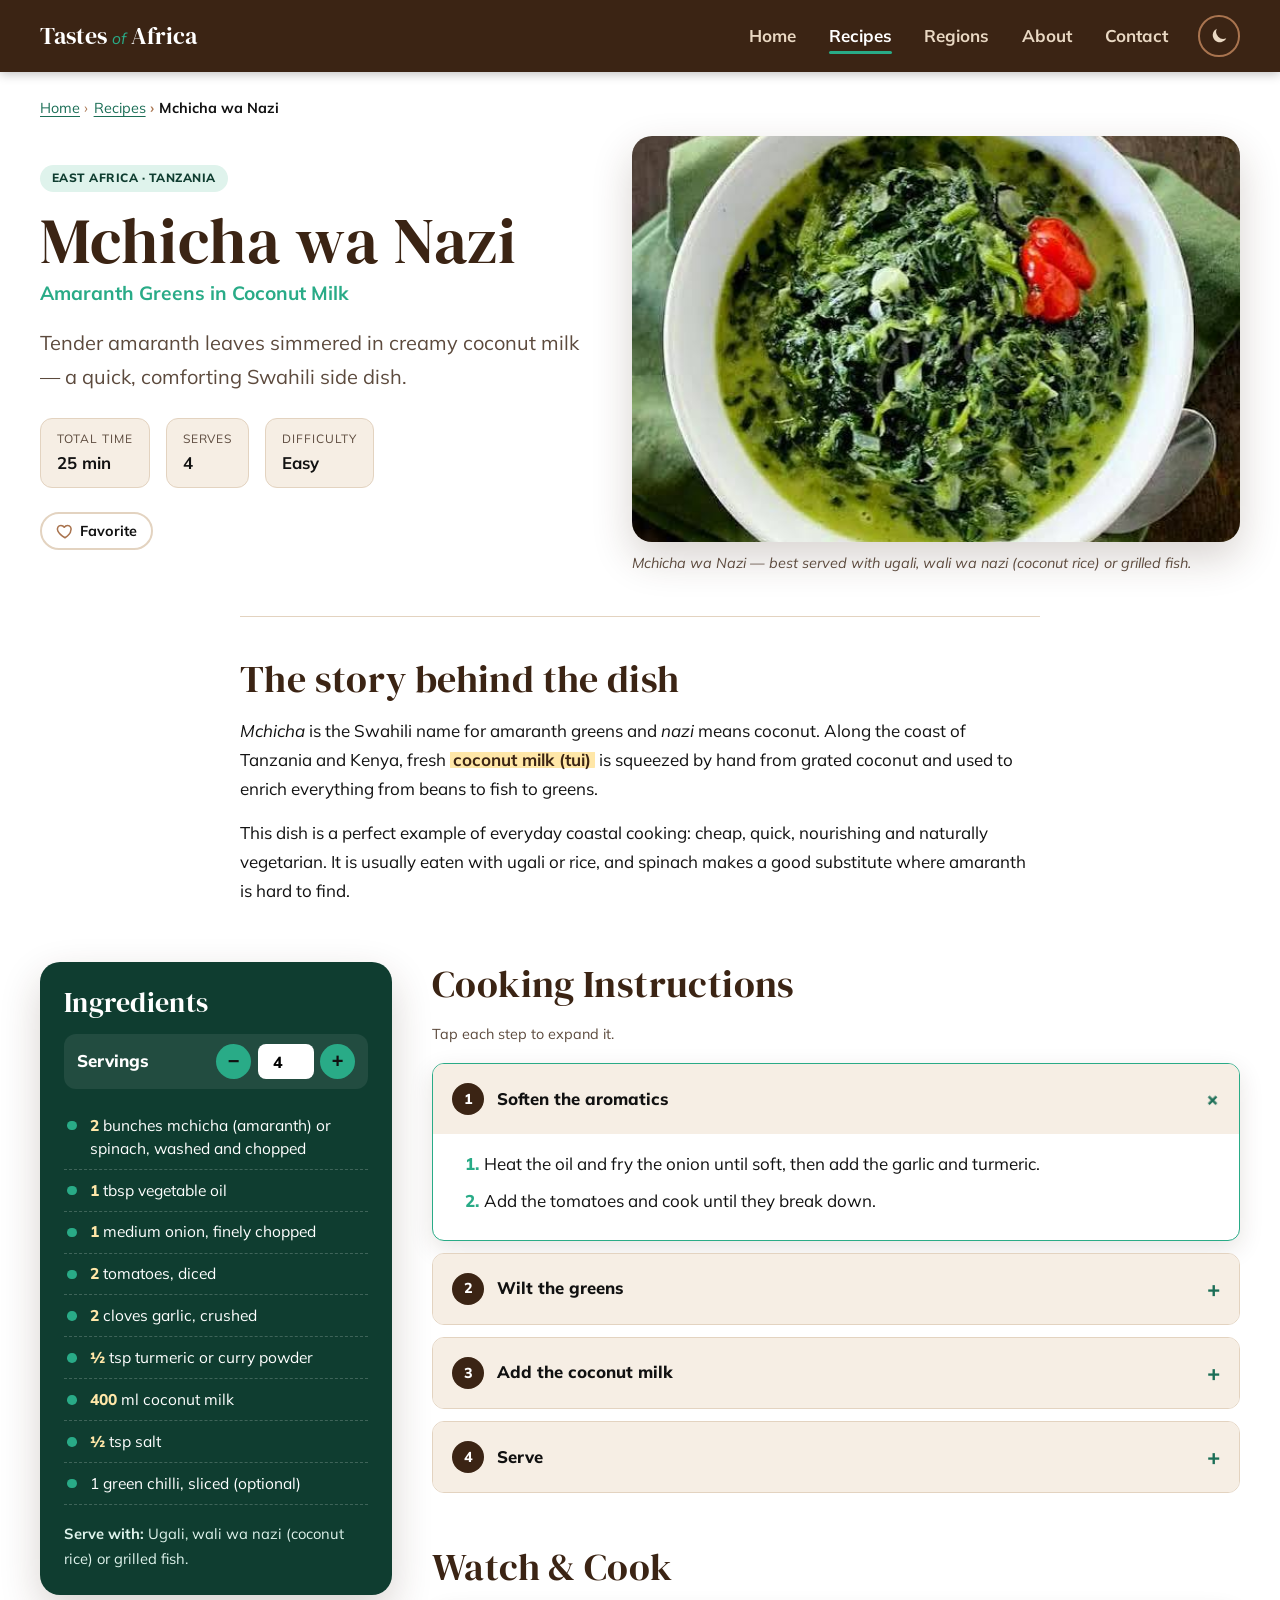
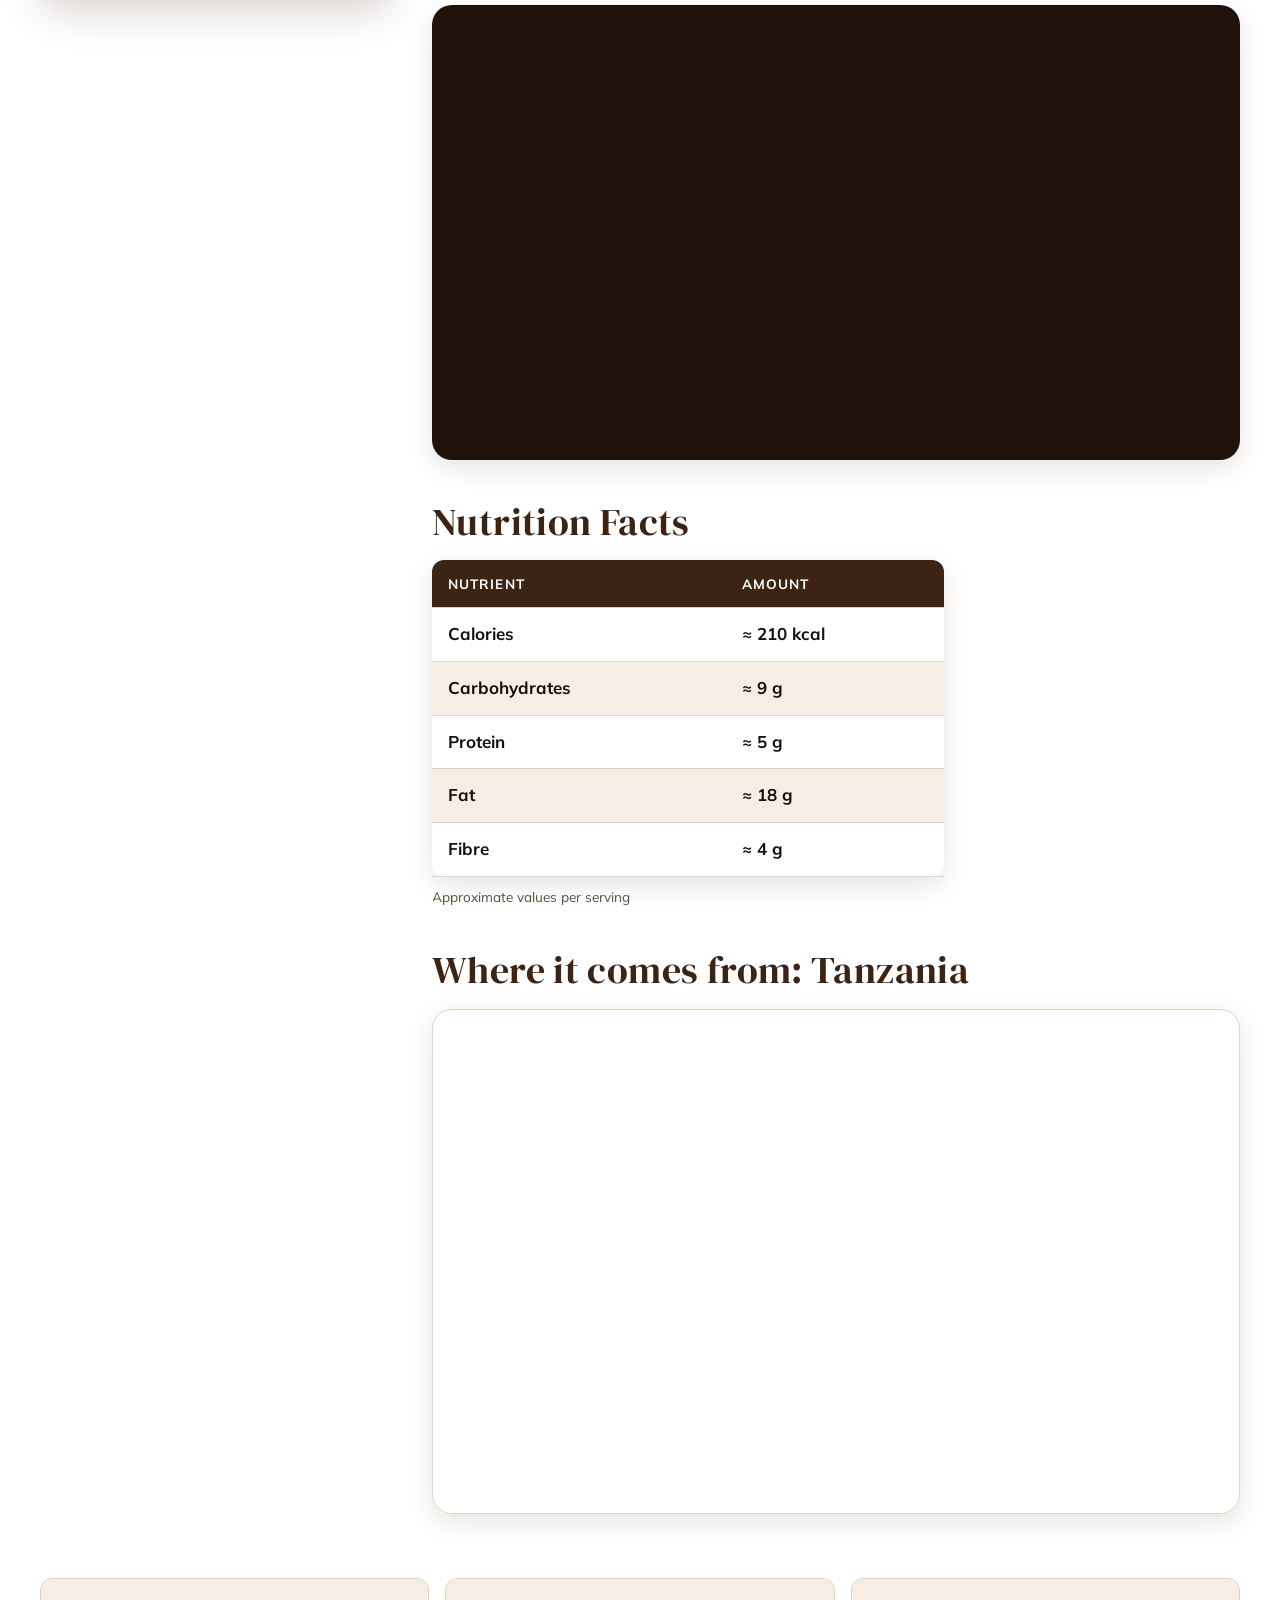
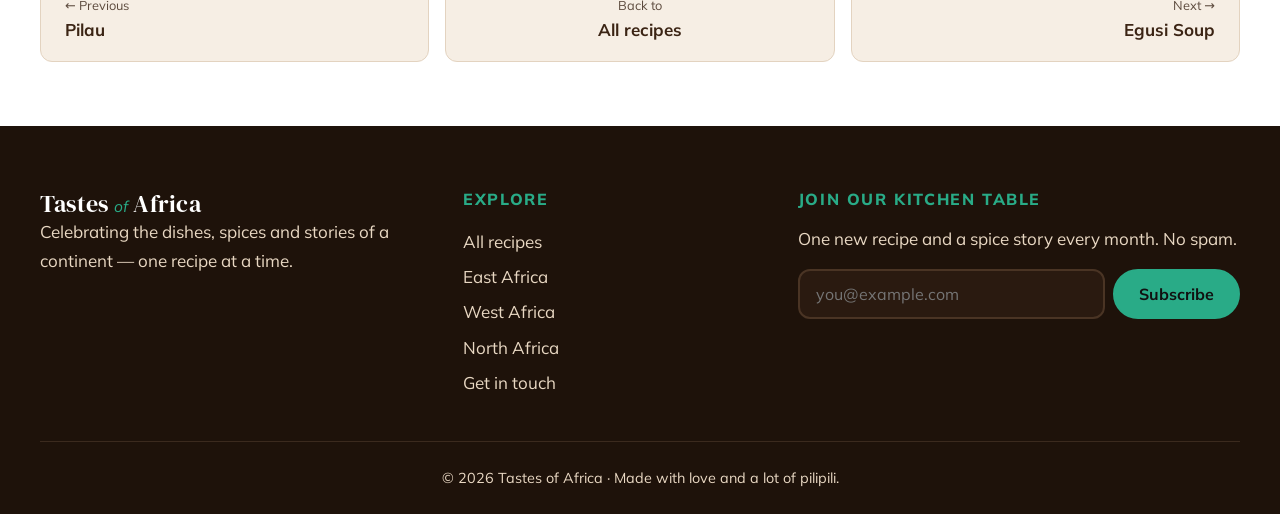
<file: recipes/mchicha.html>
<!DOCTYPE html>
<html lang="en">
<head>
  <meta charset="UTF-8">
  <meta name="viewport" content="width=device-width, initial-scale=1.0">
  <meta name="description" content="How to cook Mchicha wa Nazi (Amaranth Greens in Coconut Milk) from Tanzania.">
  <title>Mchicha wa Nazi | Tastes of Africa</title>
  <link rel="preconnect" href="https://fonts.googleapis.com">
  <link rel="preconnect" href="https://fonts.gstatic.com" crossorigin>
  <link href="https://fonts.googleapis.com/css2?family=DM+Serif+Display&family=Mulish:ital,wght@0,400;0,600;0,700;0,800;1,400&display=swap" rel="stylesheet">
  <link rel="stylesheet" href="../styles.css">
</head>
<body>
  <a class="skip-link" href="#main">Skip to main content</a>

  <header class="site-header">
    <div class="container header-inner">
      <a href="../index.html" class="logo" aria-label="Tastes of Africa – home">
        <span class="logo-text">Tastes <em>of</em> Africa</span>
      </a>

      <button class="nav-toggle" type="button" aria-expanded="false" aria-controls="site-nav" aria-label="Open menu">
        <span></span><span></span><span></span>
      </button>

      <nav id="site-nav" class="site-nav" aria-label="Main navigation">
        <ul>
        <li><a href="../index.html">Home</a></li>
        <li><a href="../recipes.html" aria-current="page">Recipes</a></li>
        <li><a href="../regions.html">Regions</a></li>
        <li><a href="../about.html">About</a></li>
        <li><a href="../contact.html">Contact</a></li>
        </ul>
      </nav>

      <button class="theme-toggle" type="button" aria-label="Switch to dark mode" title="Toggle dark / light mode">
        <svg class="icon-moon" viewBox="0 0 24 24" width="20" height="20" aria-hidden="true" focusable="false"><path d="M20.7 14.6A8.5 8.5 0 0 1 9.4 3.3 8.5 8.5 0 1 0 20.7 14.6z"/></svg>
        <svg class="icon-sun" viewBox="0 0 24 24" width="20" height="20" aria-hidden="true" focusable="false"><circle cx="12" cy="12" r="4.5"/><path d="M12 1.5v3M12 19.5v3M1.5 12h3M19.5 12h3M4.6 4.6l2.1 2.1M17.3 17.3l2.1 2.1M4.6 19.4l2.1-2.1M17.3 6.7l2.1-2.1"/></svg>
      </button>
    </div>
  </header>

  <main id="main">
    <article class="recipe-page">
      <nav class="breadcrumb container" aria-label="Breadcrumb">
        <ol>
          <li><a href="../index.html">Home</a></li>
          <li><a href="../recipes.html">Recipes</a></li>
          <li aria-current="page">Mchicha wa Nazi</li>
        </ol>
      </nav>

      <!-- Recipe -->
      <header class="container recipe-hero">
        <div class="recipe-hero-text">
          <a class="tag tag-east-africa" href="../regions/east-africa.html">East Africa · Tanzania</a>
          <h1>Mchicha wa Nazi</h1>
          <p class="recipe-subtitle">Amaranth Greens in Coconut Milk</p>
          <p class="lead">Tender amaranth leaves simmered in creamy coconut milk — a quick, comforting Swahili side dish.</p>
          <ul class="recipe-facts" aria-label="Recipe facts">
            <li><span>Total time</span><strong>25 min</strong></li>
            <li><span>Serves</span><strong>4</strong></li>
            <li><span>Difficulty</span><strong>Easy</strong></li>
          </ul>
          <button class="fav-btn" type="button" data-id="mchicha" aria-pressed="false" aria-label="Add Mchicha wa Nazi to favourites"><svg class="heart" viewBox="0 0 24 24" width="18" height="18" aria-hidden="true" focusable="false"><path d="M12 21s-7.5-4.6-9.6-9.2C.9 8.4 2.9 4.5 6.6 4.5c2.2 0 3.6 1.2 4.4 2.5.8-1.3 2.2-2.5 4.4-2.5 3.7 0 5.7 3.9 4.2 7.3C19.5 16.4 12 21 12 21z"/></svg> <span class="fav-label">Favorite</span></button>
        </div>
        <figure class="recipe-figure">
          <img src="../images/mchicha.jpg" alt="A serving of Mchicha wa Nazi (Amaranth Greens in Coconut Milk)" width="1200" height="800">
          <figcaption>Mchicha wa Nazi — best served with ugali, wali wa nazi (coconut rice) or grilled fish.</figcaption>
        </figure>
      </header>

      <!-- description -->
      <section class="container recipe-about" aria-labelledby="about-dish">
        <h2 id="about-dish">The story behind the dish</h2>
          <p><em>Mchicha</em> is the Swahili name for amaranth greens and <em>nazi</em> means coconut. Along the coast of Tanzania and Kenya, fresh <mark>coconut milk (tui)</mark> is squeezed by hand from grated coconut and used to enrich everything from beans to fish to greens.</p>
          <p>This dish is a perfect example of everyday coastal cooking: cheap, quick, nourishing and naturally vegetarian. It is usually eaten with ugali or rice, and spinach makes a good substitute where amaranth is hard to find.</p>
      </section>

      <!-- full recipe -->
      <div class="container recipe-layout">
        <aside class="ingredients-card" aria-labelledby="ingredients-title">
          <h2 id="ingredients-title">Ingredients</h2>

          <div class="scaler" data-base="4">
            <label for="servings">Servings</label>
            <div class="scaler-controls">
              <button type="button" class="scaler-btn" data-step="-1" aria-label="Fewer servings">−</button>
              <input type="number" id="servings" name="servings" value="4" min="1" max="24">
              <button type="button" class="scaler-btn" data-step="1" aria-label="More servings">+</button>
            </div>
          </div>

          <ul class="ingredients-list">
            <li><span class="qty" data-qty="2">2</span> bunches mchicha (amaranth) or spinach, washed and chopped</li>
            <li><span class="qty" data-qty="1">1</span> tbsp vegetable oil</li>
            <li><span class="qty" data-qty="1">1</span> medium onion, finely chopped</li>
            <li><span class="qty" data-qty="2">2</span> tomatoes, diced</li>
            <li><span class="qty" data-qty="2">2</span> cloves garlic, crushed</li>
            <li><span class="qty" data-qty="0.5">½</span> tsp turmeric or curry powder</li>
            <li><span class="qty" data-qty="400">400</span> ml coconut milk</li>
            <li><span class="qty" data-qty="0.5">½</span> tsp salt</li>
            <li>1 green chilli, sliced (optional)</li>
          </ul>
          <p class="serve-with"><strong>Serve with:</strong> Ugali, wali wa nazi (coconut rice) or grilled fish.</p>
        </aside>

        <div class="recipe-main">
          <section aria-labelledby="method-title">
            <h2 id="method-title">Cooking Instructions</h2>
            <p class="hint">Tap each step to expand it.</p>
            <details class="step" open>
              <summary><span class="step-num">1</span> Soften the aromatics</summary>
              <ol start="1">
                <li>Heat the oil and fry the onion until soft, then add the garlic and turmeric.</li>
                <li>Add the tomatoes and cook until they break down.</li>
              </ol>
            </details>
            <details class="step">
              <summary><span class="step-num">2</span> Wilt the greens</summary>
              <ol start="3">
                <li>Add the chopped mchicha a handful at a time, stirring until it wilts.</li>
              </ol>
            </details>
            <details class="step">
              <summary><span class="step-num">3</span> Add the coconut milk</summary>
              <ol start="4">
                <li>Pour in the coconut milk, add salt and chilli, and simmer uncovered for 5–8 minutes.</li>
                <li>Stir gently — don't boil hard or the coconut milk can split.</li>
              </ol>
            </details>
            <details class="step">
              <summary><span class="step-num">4</span> Serve</summary>
              <ol start="6">
                <li>Serve warm with ugali, rice or chapati.</li>
              </ol>
            </details>
          </section>

          <section aria-labelledby="video-title">
            <h2 id="video-title">Watch &amp; Cook</h2>
            <div class="video-wrapper"> 
          <iframe src="https://www.youtube.com/embed/2gp_3_LJdeE?si=WK04Tw9LrQcD-dvP" title="Mchicha wa nazi – spinach in coconut milk" loading="lazy"
            allow="accelerometer; autoplay; clipboard-write; encrypted-media; gyroscope; picture-in-picture; web-share"
            referrerpolicy="strict-origin-when-cross-origin" allowfullscreen></iframe>
        </div>
          </section>

          <!-- Nutrition facts -->
          <section aria-labelledby="nutrition-title">
            <h2 id="nutrition-title">Nutrition Facts</h2>
            <table class="nutrition-table">
              <caption>Approximate values per serving</caption>
              <thead>
                <tr><th scope="col">Nutrient</th><th scope="col">Amount</th></tr>
              </thead>
              <tbody>
                <tr><th scope="row">Calories</th><td>≈ 210 kcal</td></tr>
                <tr><th scope="row">Carbohydrates</th><td>≈ 9 g</td></tr>
                <tr><th scope="row">Protein</th><td>≈ 5 g</td></tr>
                <tr><th scope="row">Fat</th><td>≈ 18 g</td></tr>
                <tr><th scope="row">Fibre</th><td>≈ 4 g</td></tr>
              </tbody>
            </table>
          </section>

          <!-- country of origin -->
          <section aria-labelledby="map-title">
            <h2 id="map-title">Where it comes from: Tanzania</h2>
            <div class="map-wrapper">
          <iframe src="https://maps.google.com/maps?q=Dar+es+Salaam%2C+Tanzania&amp;z=8&amp;output=embed" title="Map of Dar es Salaam, Tanzania"
            loading="lazy" referrerpolicy="no-referrer-when-downgrade"></iframe>
        </div>
          </section>
        </div>
      </div>

      <!-- recipe navigation -->
      <nav class="container recipe-pager" aria-label="More recipes">
        <a href="pilau.html" class="pager-link"><span>← Previous</span><strong>Pilau</strong></a>
        <a href="../recipes.html" class="pager-link pager-all"><span>Back to</span><strong>All recipes</strong></a>
        <a href="egusi.html" class="pager-link pager-next"><span>Next →</span><strong>Egusi Soup</strong></a>
      </nav>
    </article>
  </main>

  <footer class="site-footer">
    <div class="container footer-grid">
      <section class="footer-brand" aria-labelledby="footer-title">
        <h2 id="footer-title" class="logo-text">Tastes <em>of</em> Africa</h2>
        <p>Celebrating the dishes, spices and stories of a continent — one recipe at a time.</p>
      </section>

      <nav class="footer-links" aria-label="Footer">
        <h3>Explore</h3>
        <ul>
          <li><a href="../recipes.html">All recipes</a></li>
          <li><a href="../regions/east-africa.html">East Africa</a></li>
          <li><a href="../regions/west-africa.html">West Africa</a></li>
          <li><a href="../regions/north-africa.html">North Africa</a></li>
          <li><a href="../contact.html">Get in touch</a></li>
        </ul>
      </nav>

      <section class="newsletter" aria-labelledby="newsletter-title">
        <h3 id="newsletter-title">Join our kitchen table</h3>
        <p>One new recipe and a spice story every month. No spam.</p>
        <form class="newsletter-form" id="newsletter-form">
          <label for="newsletter-email" class="visually-hidden">Email address</label>
          <input type="email" id="newsletter-email" name="newsletter-email" placeholder="you@example.com" required>
          <button type="submit" class="btn btn-accent">Subscribe</button>
        </form>
        <p class="newsletter-msg" aria-live="polite"></p>
      </section>
    </div>

    <div class="container footer-bottom">
      <p>&copy; <span id="year">2026</span> Tastes of Africa · Made with love and a lot of pilipili.</p>
    </div>
  </footer>

  <button class="back-to-top" type="button" aria-label="Back to top">↑</button>

  <script src="../script.js"></script>
</body>
</html>
</file>
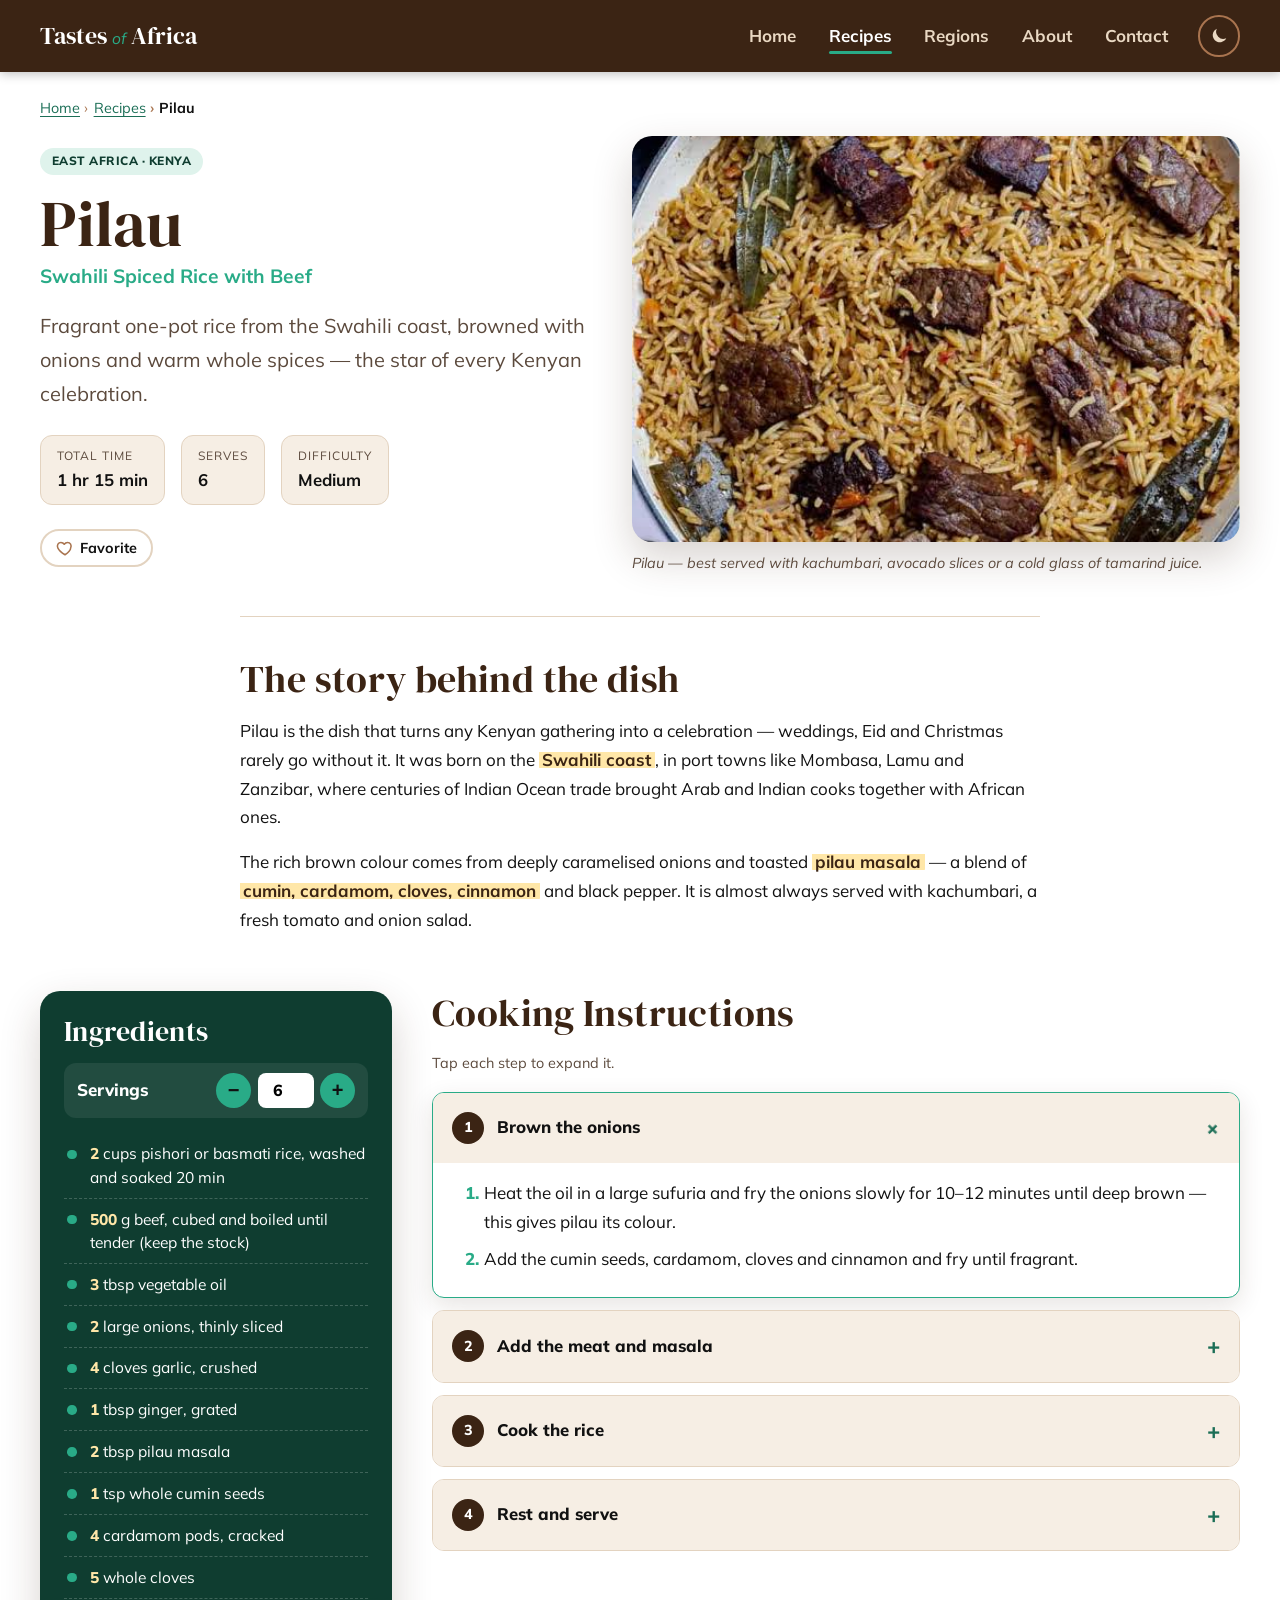
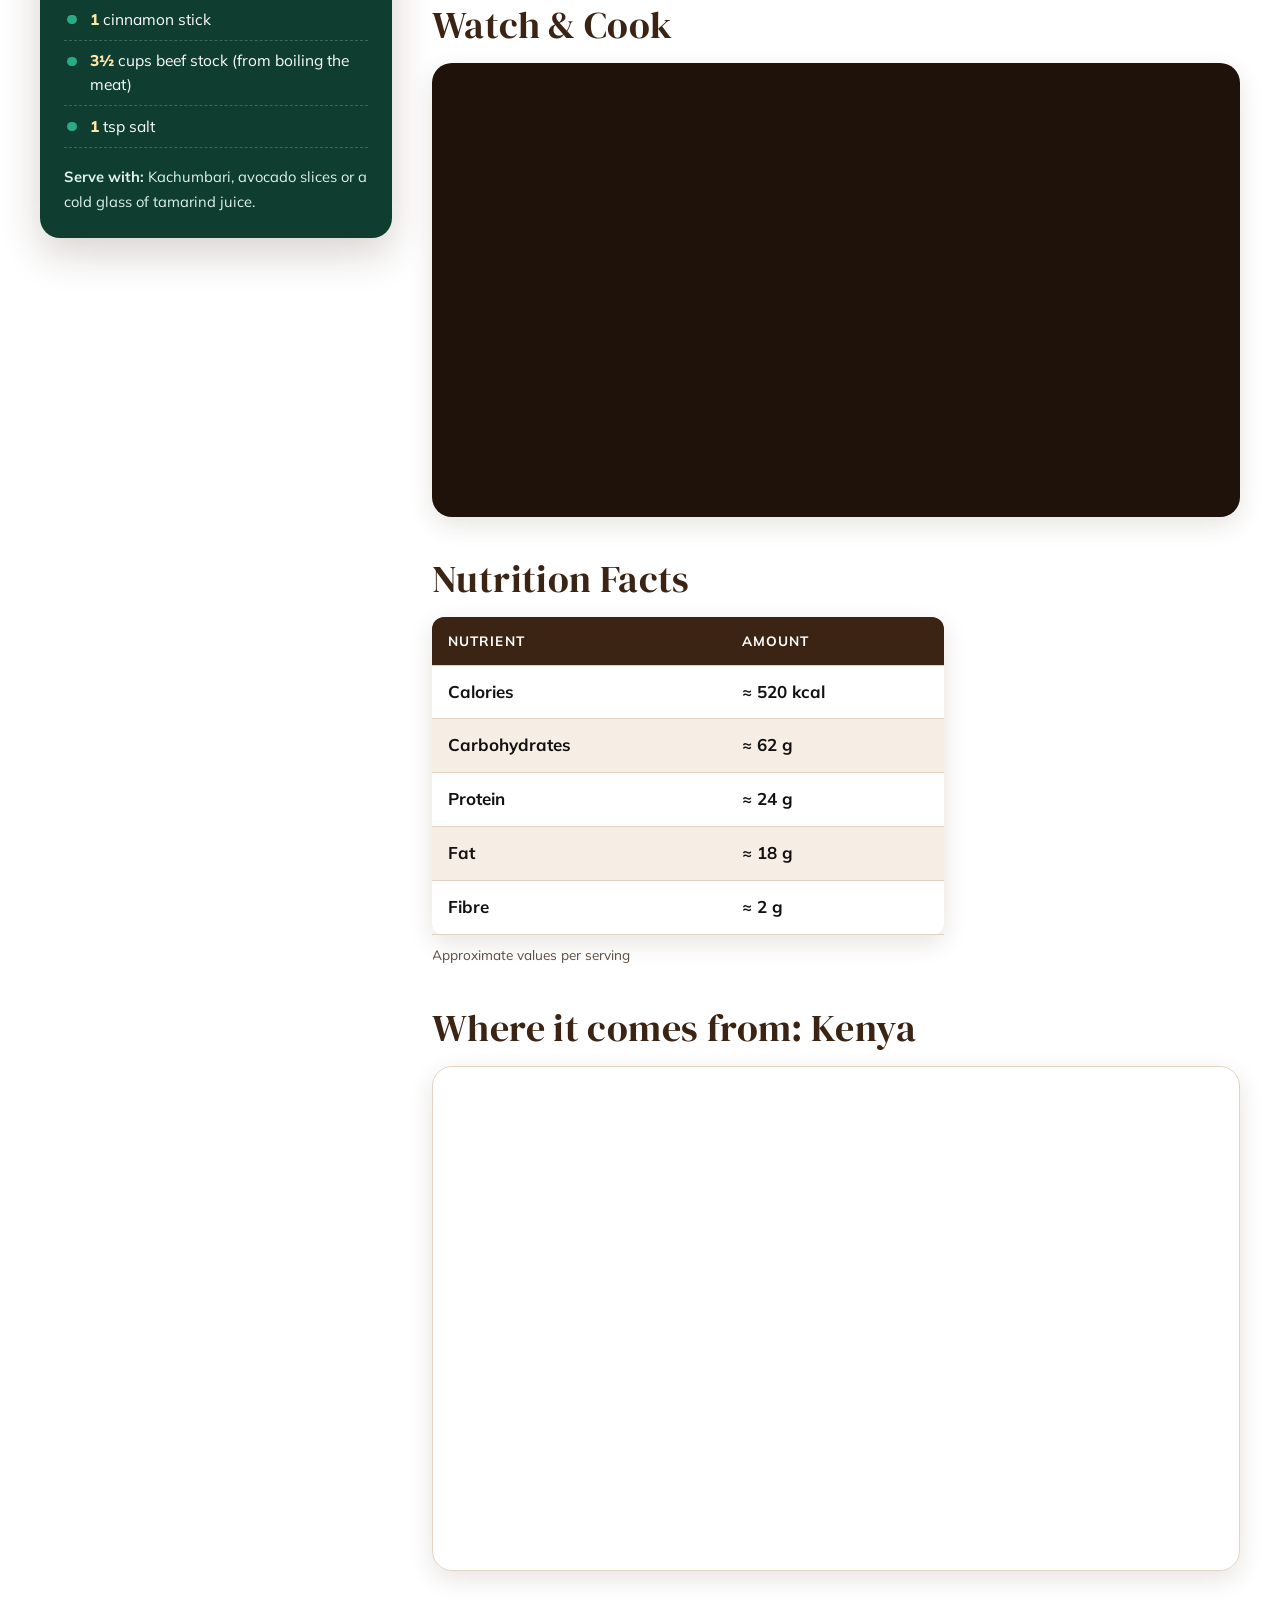
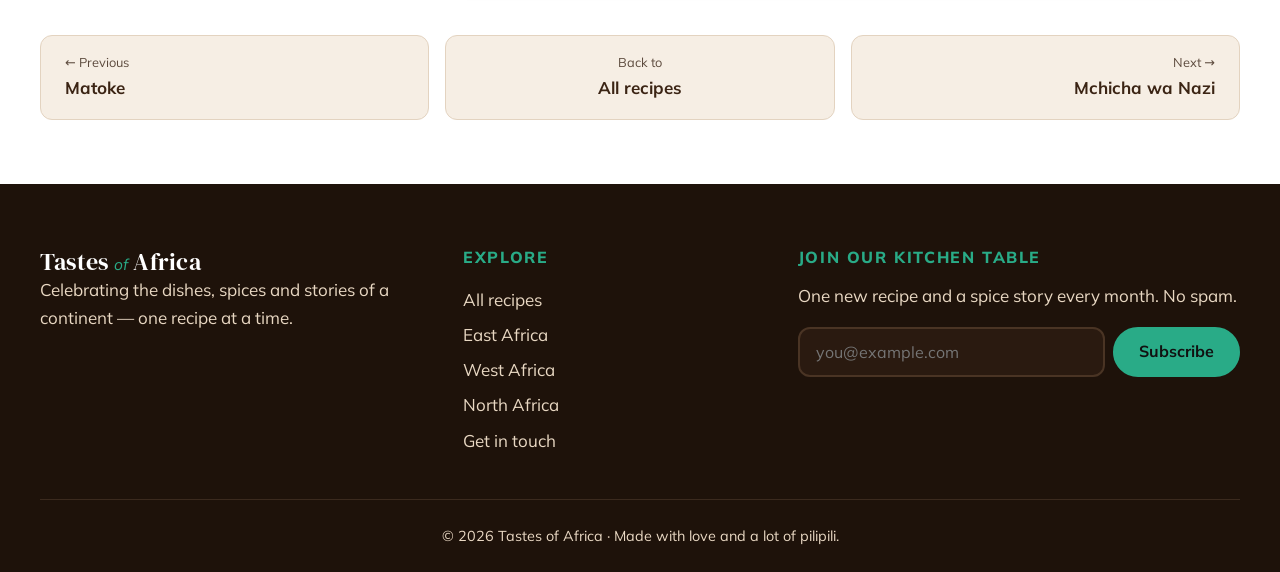
<file: recipes/pilau.html>
<!DOCTYPE html>
<html lang="en">
<head>
  <meta charset="UTF-8">
  <meta name="viewport" content="width=device-width, initial-scale=1.0">
  <meta name="description" content="How to cook Pilau (Swahili Spiced Rice with Beef) from Kenya.">
  <title>Pilau | Tastes of Africa</title>
  <link rel="preconnect" href="https://fonts.googleapis.com">
  <link rel="preconnect" href="https://fonts.gstatic.com" crossorigin>
  <link href="https://fonts.googleapis.com/css2?family=DM+Serif+Display&family=Mulish:ital,wght@0,400;0,600;0,700;0,800;1,400&display=swap" rel="stylesheet">
  <link rel="stylesheet" href="../styles.css">
</head>
<body>
  <a class="skip-link" href="#main">Skip to main content</a>

  <header class="site-header">
    <div class="container header-inner">
      <a href="../index.html" class="logo" aria-label="Tastes of Africa – home">
        <span class="logo-text">Tastes <em>of</em> Africa</span>
      </a>

      <button class="nav-toggle" type="button" aria-expanded="false" aria-controls="site-nav" aria-label="Open menu">
        <span></span><span></span><span></span>
      </button>

      <nav id="site-nav" class="site-nav" aria-label="Main navigation">
        <ul>
        <li><a href="../index.html">Home</a></li>
        <li><a href="../recipes.html" aria-current="page">Recipes</a></li>
        <li><a href="../regions.html">Regions</a></li>
        <li><a href="../about.html">About</a></li>
        <li><a href="../contact.html">Contact</a></li>
        </ul>
      </nav>

      <button class="theme-toggle" type="button" aria-label="Switch to dark mode" title="Toggle dark / light mode">
        <svg class="icon-moon" viewBox="0 0 24 24" width="20" height="20" aria-hidden="true" focusable="false"><path d="M20.7 14.6A8.5 8.5 0 0 1 9.4 3.3 8.5 8.5 0 1 0 20.7 14.6z"/></svg>
        <svg class="icon-sun" viewBox="0 0 24 24" width="20" height="20" aria-hidden="true" focusable="false"><circle cx="12" cy="12" r="4.5"/><path d="M12 1.5v3M12 19.5v3M1.5 12h3M19.5 12h3M4.6 4.6l2.1 2.1M17.3 17.3l2.1 2.1M4.6 19.4l2.1-2.1M17.3 6.7l2.1-2.1"/></svg>
      </button>
    </div>
  </header>

  <main id="main">
    <article class="recipe-page">
      <!-- Breadcrumb navigation -->
      <nav class="breadcrumb container" aria-label="Breadcrumb">
        <ol>
          <li><a href="../index.html">Home</a></li>
          <li><a href="../recipes.html">Recipes</a></li>
          <li aria-current="page">Pilau</li>
        </ol>
      </nav>

      <!-- Recipe -->
      <header class="container recipe-hero">
        <div class="recipe-hero-text">
          <a class="tag tag-east-africa" href="../regions/east-africa.html">East Africa · Kenya</a>
          <h1>Pilau</h1>
          <p class="recipe-subtitle">Swahili Spiced Rice with Beef</p>
          <p class="lead">Fragrant one-pot rice from the Swahili coast, browned with onions and warm whole spices — the star of every Kenyan celebration.</p>
          <ul class="recipe-facts" aria-label="Recipe facts">
            <li><span>Total time</span><strong>1 hr 15 min</strong></li>
            <li><span>Serves</span><strong>6</strong></li>
            <li><span>Difficulty</span><strong>Medium</strong></li>
          </ul>
          <button class="fav-btn" type="button" data-id="pilau" aria-pressed="false" aria-label="Add Pilau to favourites"><svg class="heart" viewBox="0 0 24 24" width="18" height="18" aria-hidden="true" focusable="false"><path d="M12 21s-7.5-4.6-9.6-9.2C.9 8.4 2.9 4.5 6.6 4.5c2.2 0 3.6 1.2 4.4 2.5.8-1.3 2.2-2.5 4.4-2.5 3.7 0 5.7 3.9 4.2 7.3C19.5 16.4 12 21 12 21z"/></svg> <span class="fav-label">Favorite</span></button>
        </div>
        <figure class="recipe-figure">
          <img src="../images/pilau.jpg" alt="A serving of Pilau (Swahili Spiced Rice with Beef)" width="1200" height="800">
          <figcaption>Pilau — best served with kachumbari, avocado slices or a cold glass of tamarind juice.</figcaption>
        </figure>
      </header>

      <section class="container recipe-about" aria-labelledby="about-dish">
        <h2 id="about-dish">The story behind the dish</h2>
          <p>Pilau is the dish that turns any Kenyan gathering into a celebration — weddings, Eid and Christmas rarely go without it. It was born on the <mark>Swahili coast</mark>, in port towns like Mombasa, Lamu and Zanzibar, where centuries of Indian Ocean trade brought Arab and Indian cooks together with African ones.</p>
          <p>The rich brown colour comes from deeply caramelised onions and toasted <mark>pilau masala</mark> — a blend of <mark>cumin, cardamom, cloves, cinnamon</mark> and black pepper. It is almost always served with kachumbari, a fresh tomato and onion salad.</p>
      </section>

      <div class="container recipe-layout">
        <aside class="ingredients-card" aria-labelledby="ingredients-title">
          <h2 id="ingredients-title">Ingredients</h2>

          <div class="scaler" data-base="6">
            <label for="servings">Servings</label>
            <div class="scaler-controls">
              <button type="button" class="scaler-btn" data-step="-1" aria-label="Fewer servings">−</button>
              <input type="number" id="servings" name="servings" value="6" min="1" max="24">
              <button type="button" class="scaler-btn" data-step="1" aria-label="More servings">+</button>
            </div>
          </div>

          <ul class="ingredients-list">
            <li><span class="qty" data-qty="2">2</span> cups pishori or basmati rice, washed and soaked 20 min</li>
            <li><span class="qty" data-qty="500">500</span> g beef, cubed and boiled until tender (keep the stock)</li>
            <li><span class="qty" data-qty="3">3</span> tbsp vegetable oil</li>
            <li><span class="qty" data-qty="2">2</span> large onions, thinly sliced</li>
            <li><span class="qty" data-qty="4">4</span> cloves garlic, crushed</li>
            <li><span class="qty" data-qty="1">1</span> tbsp ginger, grated</li>
            <li><span class="qty" data-qty="2">2</span> tbsp pilau masala</li>
            <li><span class="qty" data-qty="1">1</span> tsp whole cumin seeds</li>
            <li><span class="qty" data-qty="4">4</span> cardamom pods, cracked</li>
            <li><span class="qty" data-qty="5">5</span> whole cloves</li>
            <li><span class="qty" data-qty="1">1</span> cinnamon stick</li>
            <li><span class="qty" data-qty="3.5">3½</span> cups beef stock (from boiling the meat)</li>
            <li><span class="qty" data-qty="1">1</span> tsp salt</li>
          </ul>
          <p class="serve-with"><strong>Serve with:</strong> Kachumbari, avocado slices or a cold glass of tamarind juice.</p>
        </aside>

        <div class="recipe-main">
          <section aria-labelledby="method-title">
            <h2 id="method-title">Cooking Instructions</h2>
            <p class="hint">Tap each step to expand it.</p>
            <details class="step" open>
              <summary><span class="step-num">1</span> Brown the onions</summary>
              <ol start="1">
                <li>Heat the oil in a large sufuria and fry the onions slowly for 10–12 minutes until deep brown — this gives pilau its colour.</li>
                <li>Add the cumin seeds, cardamom, cloves and cinnamon and fry until fragrant.</li>
              </ol>
            </details>
            <details class="step">
              <summary><span class="step-num">2</span> Add the meat and masala</summary>
              <ol start="3">
                <li>Stir in the garlic, ginger and pilau masala and cook for one minute.</li>
                <li>Add the boiled beef and fry for 3–4 minutes so it soaks up the spices.</li>
              </ol>
            </details>
            <details class="step">
              <summary><span class="step-num">3</span> Cook the rice</summary>
              <ol start="5">
                <li>Drain the rice and stir it into the pot until every grain is coated.</li>
                <li>Pour in the hot stock, add salt and bring to the boil.</li>
                <li>Lower the heat, cover tightly and cook for 18–20 minutes until the liquid is absorbed.</li>
              </ol>
            </details>
            <details class="step">
              <summary><span class="step-num">4</span> Rest and serve</summary>
              <ol start="8">
                <li>Turn off the heat and leave covered for 5 minutes, then fluff with a fork.</li>
                <li>Serve with kachumbari and a squeeze of lemon.</li>
              </ol>
            </details>
          </section>

          <section aria-labelledby="video-title">
            <h2 id="video-title">Watch &amp; Cook</h2>
            <div class="video-wrapper">
          <iframe width="560" height="315" src="https://www.youtube.com/embed/50UG9I1t1rg" title="YouTube video player" frameborder="0" allow="accelerometer; autoplay; clipboard-write; encrypted-media; gyroscope; picture-in-picture; web-share" referrerpolicy="strict-origin-when-cross-origin" allowfullscreen></iframe>
        </div>
          </section>

          <section aria-labelledby="nutrition-title">
            <h2 id="nutrition-title">Nutrition Facts</h2>
            <table class="nutrition-table">
              <caption>Approximate values per serving</caption>
              <thead>
                <tr><th scope="col">Nutrient</th><th scope="col">Amount</th></tr>
              </thead>
              <tbody>
                <tr><th scope="row">Calories</th><td>≈ 520 kcal</td></tr>
                <tr><th scope="row">Carbohydrates</th><td>≈ 62 g</td></tr>
                <tr><th scope="row">Protein</th><td>≈ 24 g</td></tr>
                <tr><th scope="row">Fat</th><td>≈ 18 g</td></tr>
                <tr><th scope="row">Fibre</th><td>≈ 2 g</td></tr>
              </tbody>
            </table>
          </section>

          <!-- Map -->
          <section aria-labelledby="map-title">
            <h2 id="map-title">Where it comes from: Kenya</h2>
            <div class="map-wrapper">
          <iframe src="https://maps.google.com/maps?q=Mombasa%2C+Kenya&amp;z=9&amp;output=embed" title="Map of Mombasa, Kenya"
            loading="lazy" referrerpolicy="no-referrer-when-downgrade"></iframe>
        </div>
          </section>
        </div>
      </div>

      <!-- recipe navigation -->
      <nav class="container recipe-pager" aria-label="More recipes">
        <a href="matoke.html" class="pager-link"><span>← Previous</span><strong>Matoke</strong></a>
        <a href="../recipes.html" class="pager-link pager-all"><span>Back to</span><strong>All recipes</strong></a>
        <a href="mchicha.html" class="pager-link pager-next"><span>Next →</span><strong>Mchicha wa Nazi</strong></a>
      </nav>
    </article>
  </main>

  <footer class="site-footer">
    <div class="container footer-grid">
      <section class="footer-brand" aria-labelledby="footer-title">
        <h2 id="footer-title" class="logo-text">Tastes <em>of</em> Africa</h2>
        <p>Celebrating the dishes, spices and stories of a continent — one recipe at a time.</p>
      </section>

      <nav class="footer-links" aria-label="Footer">
        <h3>Explore</h3>
        <ul>
          <li><a href="../recipes.html">All recipes</a></li>
          <li><a href="../regions/east-africa.html">East Africa</a></li>
          <li><a href="../regions/west-africa.html">West Africa</a></li>
          <li><a href="../regions/north-africa.html">North Africa</a></li>
          <li><a href="../contact.html">Get in touch</a></li>
        </ul>
      </nav>

      <section class="newsletter" aria-labelledby="newsletter-title">
        <h3 id="newsletter-title">Join our kitchen table</h3>
        <p>One new recipe and a spice story every month. No spam.</p>
        <form class="newsletter-form" id="newsletter-form">
          <label for="newsletter-email" class="visually-hidden">Email address</label>
          <input type="email" id="newsletter-email" name="newsletter-email" placeholder="you@example.com" required>
          <button type="submit" class="btn btn-accent">Subscribe</button>
        </form>
        <p class="newsletter-msg" aria-live="polite"></p>
      </section>
    </div>

    <div class="container footer-bottom">
      <p>&copy; <span id="year">2026</span> Tastes of Africa · Made with love and a lot of pilipili.</p>
    </div>
  </footer>

  <button class="back-to-top" type="button" aria-label="Back to top">↑</button>

  <script src="../script.js"></script>
</body>
</html>
</file>
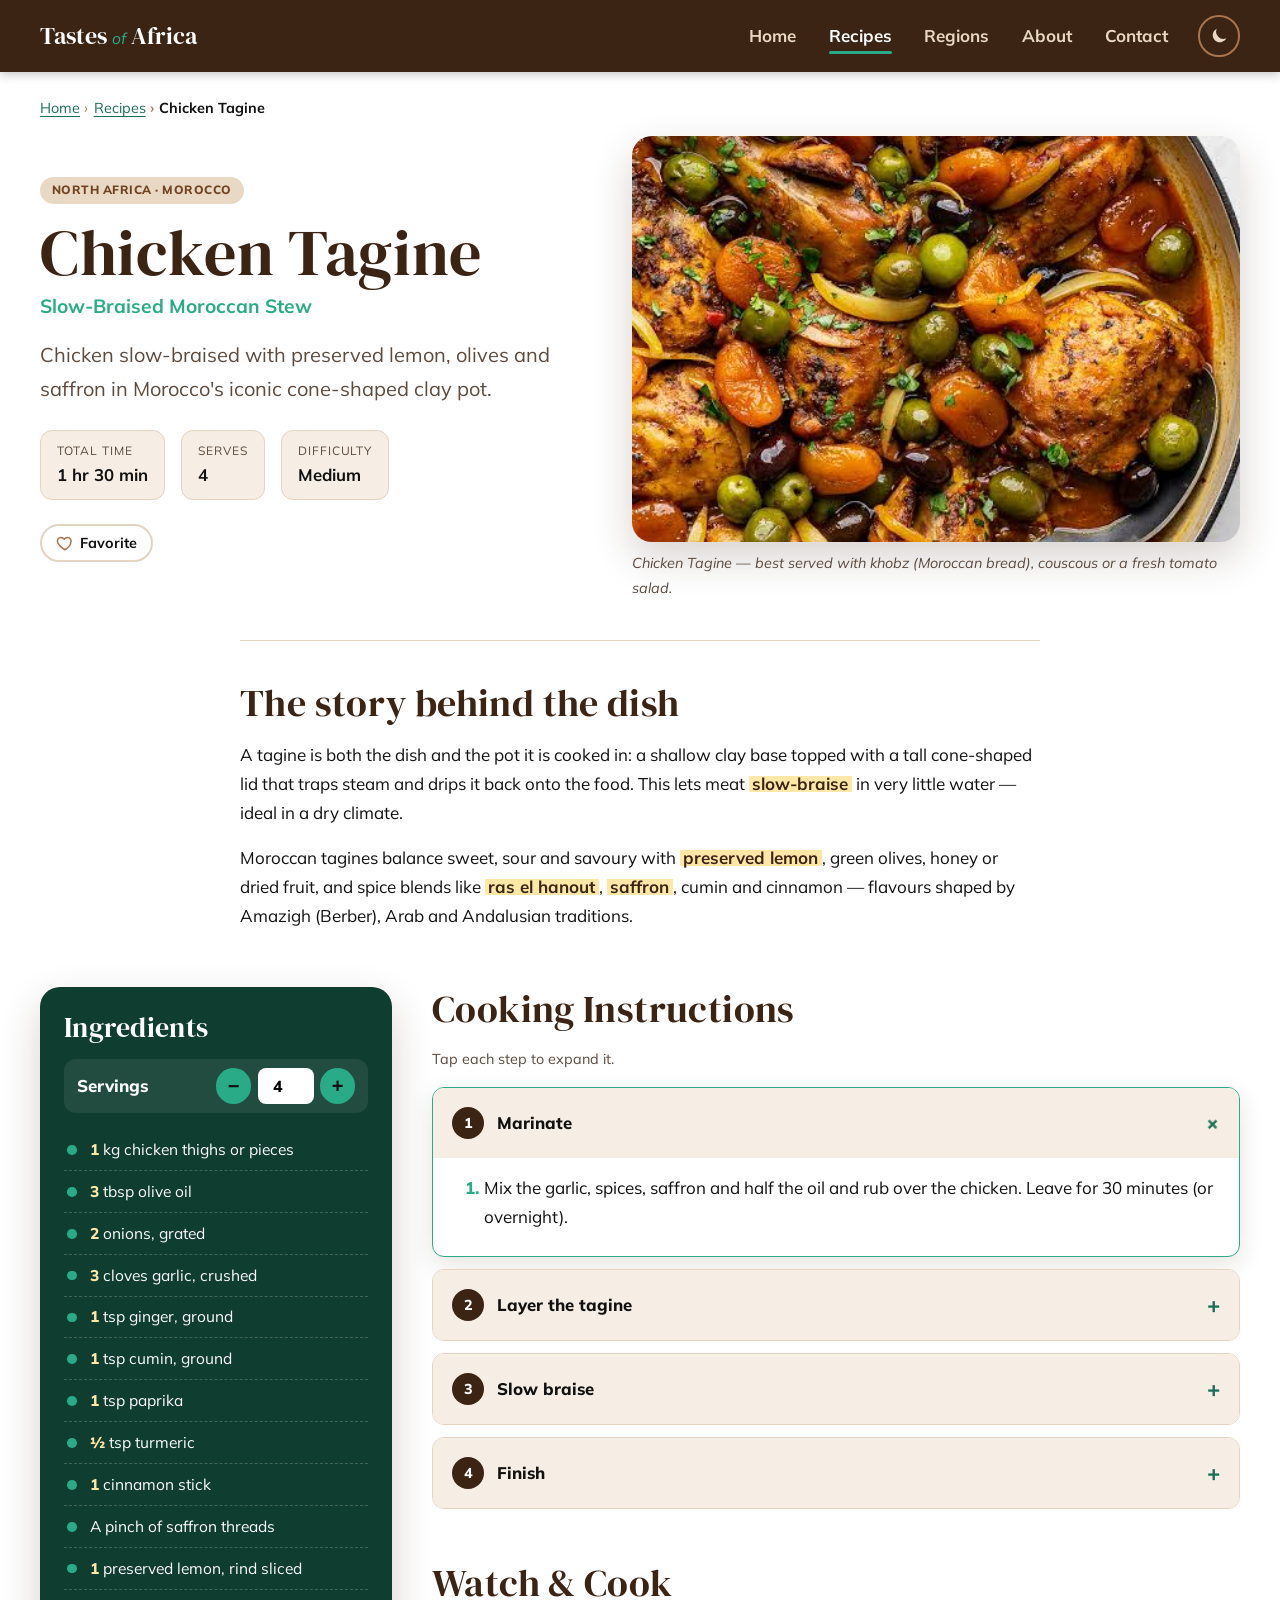
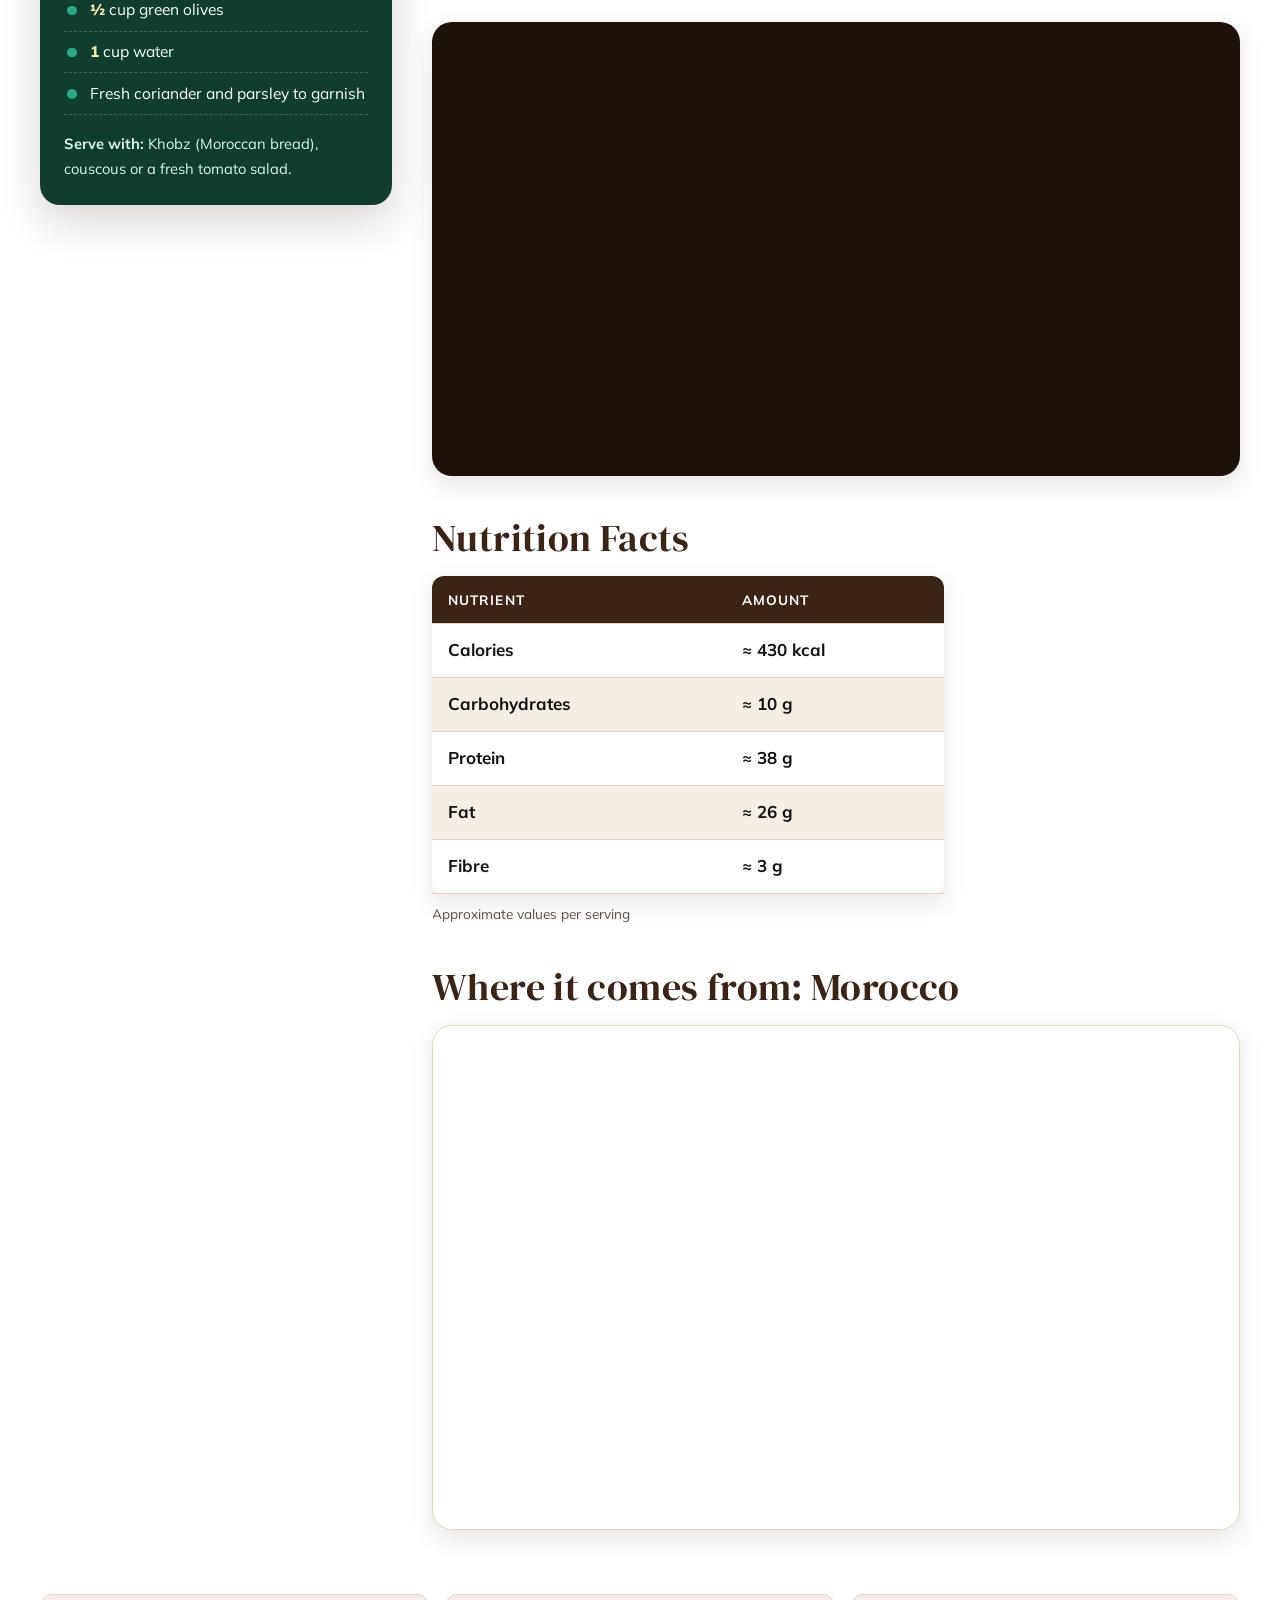
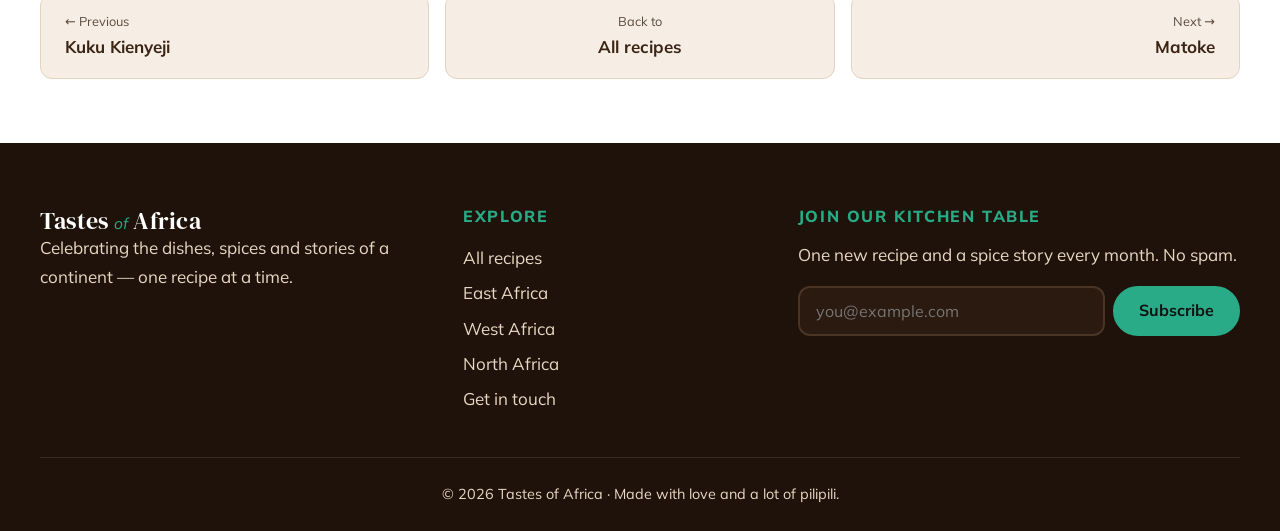
<file: recipes/tagine.html>
<!DOCTYPE html>
<html lang="en">
<head>
  <meta charset="UTF-8">
  <meta name="viewport" content="width=device-width, initial-scale=1.0">
  <meta name="description" content="How to cook Chicken Tagine (Slow-Braised Moroccan Stew) from Morocco.">
  <title>Chicken Tagine | Tastes of Africa</title>
  <link rel="preconnect" href="https://fonts.googleapis.com">
  <link rel="preconnect" href="https://fonts.gstatic.com" crossorigin>
  <link href="https://fonts.googleapis.com/css2?family=DM+Serif+Display&family=Mulish:ital,wght@0,400;0,600;0,700;0,800;1,400&display=swap" rel="stylesheet">
  <link rel="stylesheet" href="../styles.css">
</head>
<body>
  <a class="skip-link" href="#main">Skip to main content</a>

  <header class="site-header">
    <div class="container header-inner">
      <a href="../index.html" class="logo" aria-label="Tastes of Africa – home">
        <span class="logo-text">Tastes <em>of</em> Africa</span>
      </a>

      <button class="nav-toggle" type="button" aria-expanded="false" aria-controls="site-nav" aria-label="Open menu">
        <span></span><span></span><span></span>
      </button>

      <nav id="site-nav" class="site-nav" aria-label="Main navigation">
        <ul>
        <li><a href="../index.html">Home</a></li>
        <li><a href="../recipes.html" aria-current="page">Recipes</a></li>
        <li><a href="../regions.html">Regions</a></li>
        <li><a href="../about.html">About</a></li>
        <li><a href="../contact.html">Contact</a></li>
        </ul>
      </nav>

      <button class="theme-toggle" type="button" aria-label="Switch to dark mode" title="Toggle dark / light mode">
        <svg class="icon-moon" viewBox="0 0 24 24" width="20" height="20" aria-hidden="true" focusable="false"><path d="M20.7 14.6A8.5 8.5 0 0 1 9.4 3.3 8.5 8.5 0 1 0 20.7 14.6z"/></svg>
        <svg class="icon-sun" viewBox="0 0 24 24" width="20" height="20" aria-hidden="true" focusable="false"><circle cx="12" cy="12" r="4.5"/><path d="M12 1.5v3M12 19.5v3M1.5 12h3M19.5 12h3M4.6 4.6l2.1 2.1M17.3 17.3l2.1 2.1M4.6 19.4l2.1-2.1M17.3 6.7l2.1-2.1"/></svg>
      </button>
    </div>
  </header>

  <main id="main">
    <article class="recipe-page">
      <nav class="breadcrumb container" aria-label="Breadcrumb">
        <ol>
          <li><a href="../index.html">Home</a></li>
          <li><a href="../recipes.html">Recipes</a></li>
          <li aria-current="page">Chicken Tagine</li>
        </ol>
      </nav>

      <!-- recipe -->
      <header class="container recipe-hero">
        <div class="recipe-hero-text">
          <a class="tag tag-north-africa" href="../regions/north-africa.html">North Africa · Morocco</a>
          <h1>Chicken Tagine</h1>
          <p class="recipe-subtitle">Slow-Braised Moroccan Stew</p>
          <p class="lead">Chicken slow-braised with preserved lemon, olives and saffron in Morocco's iconic cone-shaped clay pot.</p>
          <ul class="recipe-facts" aria-label="Recipe facts">
            <li><span>Total time</span><strong>1 hr 30 min</strong></li>
            <li><span>Serves</span><strong>4</strong></li>
            <li><span>Difficulty</span><strong>Medium</strong></li>
          </ul>
          <button class="fav-btn" type="button" data-id="tagine" aria-pressed="false" aria-label="Add Chicken Tagine to favourites"><svg class="heart" viewBox="0 0 24 24" width="18" height="18" aria-hidden="true" focusable="false"><path d="M12 21s-7.5-4.6-9.6-9.2C.9 8.4 2.9 4.5 6.6 4.5c2.2 0 3.6 1.2 4.4 2.5.8-1.3 2.2-2.5 4.4-2.5 3.7 0 5.7 3.9 4.2 7.3C19.5 16.4 12 21 12 21z"/></svg> <span class="fav-label">Favorite</span></button>
        </div>
        <figure class="recipe-figure">
          <img src="../images/tagine.jpg" alt="A serving of Chicken Tagine (Slow-Braised Moroccan Stew)" width="1200" height="800">
          <figcaption>Chicken Tagine — best served with khobz (Moroccan bread), couscous or a fresh tomato salad.</figcaption>
        </figure>
      </header>

      <!-- description -->
      <section class="container recipe-about" aria-labelledby="about-dish">
        <h2 id="about-dish">The story behind the dish</h2>
          <p>A tagine is both the dish and the pot it is cooked in: a shallow clay base topped with a tall cone-shaped lid that traps steam and drips it back onto the food. This lets meat <mark>slow-braise</mark> in very little water — ideal in a dry climate.</p>
          <p>Moroccan tagines balance sweet, sour and savoury with <mark>preserved lemon</mark>, green olives, honey or dried fruit, and spice blends like <mark>ras el hanout</mark>, <mark>saffron</mark>, cumin and cinnamon — flavours shaped by Amazigh (Berber), Arab and Andalusian traditions.</p>
      </section>

      <!-- full recipe -->
      <div class="container recipe-layout">
        <aside class="ingredients-card" aria-labelledby="ingredients-title">
          <h2 id="ingredients-title">Ingredients</h2>

          <!-- Ingredients per serving -->
          <div class="scaler" data-base="4">
            <label for="servings">Servings</label>
            <div class="scaler-controls">
              <button type="button" class="scaler-btn" data-step="-1" aria-label="Fewer servings">−</button>
              <input type="number" id="servings" name="servings" value="4" min="1" max="24">
              <button type="button" class="scaler-btn" data-step="1" aria-label="More servings">+</button>
            </div>
          </div>

          <ul class="ingredients-list">
            <li><span class="qty" data-qty="1">1</span> kg chicken thighs or pieces</li>
            <li><span class="qty" data-qty="3">3</span> tbsp olive oil</li>
            <li><span class="qty" data-qty="2">2</span> onions, grated</li>
            <li><span class="qty" data-qty="3">3</span> cloves garlic, crushed</li>
            <li><span class="qty" data-qty="1">1</span> tsp ginger, ground</li>
            <li><span class="qty" data-qty="1">1</span> tsp cumin, ground</li>
            <li><span class="qty" data-qty="1">1</span> tsp paprika</li>
            <li><span class="qty" data-qty="0.5">½</span> tsp turmeric</li>
            <li><span class="qty" data-qty="1">1</span> cinnamon stick</li>
            <li>A pinch of saffron threads</li>
            <li><span class="qty" data-qty="1">1</span> preserved lemon, rind sliced</li>
            <li><span class="qty" data-qty="0.5">½</span> cup green olives</li>
            <li><span class="qty" data-qty="1">1</span> cup water</li>
            <li>Fresh coriander and parsley to garnish</li>
          </ul>
          <p class="serve-with"><strong>Serve with:</strong> Khobz (Moroccan bread), couscous or a fresh tomato salad.</p>
        </aside>

        <div class="recipe-main">
          <section aria-labelledby="method-title">
            <h2 id="method-title">Cooking Instructions</h2>
            <p class="hint">Tap each step to expand it.</p>
            <details class="step" open>
              <summary><span class="step-num">1</span> Marinate</summary>
              <ol start="1">
                <li>Mix the garlic, spices, saffron and half the oil and rub over the chicken. Leave for 30 minutes (or overnight).</li>
              </ol>
            </details>
            <details class="step">
              <summary><span class="step-num">2</span> Layer the tagine</summary>
              <ol start="2">
                <li>Spread the grated onion and remaining oil in the base of a tagine or heavy pot.</li>
                <li>Arrange the chicken on top, add the cinnamon stick and pour in the water.</li>
              </ol>
            </details>
            <details class="step">
              <summary><span class="step-num">3</span> Slow braise</summary>
              <ol start="4">
                <li>Cover and cook on low heat for 50–60 minutes, until the chicken is very tender and the onions form a thick sauce.</li>
                <li>Don't lift the lid too often — the trapped steam does the work.</li>
              </ol>
            </details>
            <details class="step">
              <summary><span class="step-num">4</span> Finish</summary>
              <ol start="6">
                <li>Add the preserved lemon and olives and cook uncovered for 10 minutes more.</li>
                <li>Scatter with herbs and serve with khobz (bread) or couscous.</li>
              </ol>
            </details>
          </section>

          <section aria-labelledby="video-title">
            <h2 id="video-title">Watch &amp; Cook</h2>
            <div class="video-wrapper">
          <iframe src="https://www.youtube.com/embed/R8fyTivC6lM?si=2CkcCYg9aXQM9g77" title="Moroccan chicken tagine with tomatoes and onions" loading="lazy"
            allow="accelerometer; autoplay; clipboard-write; encrypted-media; gyroscope; picture-in-picture; web-share"
            referrerpolicy="strict-origin-when-cross-origin" allowfullscreen></iframe>
        </div>
          </section>

          <!-- nutrition facts -->
          <section aria-labelledby="nutrition-title">
            <h2 id="nutrition-title">Nutrition Facts</h2>
            <table class="nutrition-table">
              <caption>Approximate values per serving</caption>
              <thead>
                <tr><th scope="col">Nutrient</th><th scope="col">Amount</th></tr>
              </thead>
              <tbody>
                <tr><th scope="row">Calories</th><td>≈ 430 kcal</td></tr>
                <tr><th scope="row">Carbohydrates</th><td>≈ 10 g</td></tr>
                <tr><th scope="row">Protein</th><td>≈ 38 g</td></tr>
                <tr><th scope="row">Fat</th><td>≈ 26 g</td></tr>
                <tr><th scope="row">Fibre</th><td>≈ 3 g</td></tr>
              </tbody>
            </table>
          </section>

          <!-- country of origin -->
          <section aria-labelledby="map-title">
            <h2 id="map-title">Where it comes from: Morocco</h2>
            <div class="map-wrapper">
          <iframe src="https://maps.google.com/maps?q=Marrakesh%2C+Morocco&amp;z=6&amp;output=embed" title="Map of Marrakesh, Morocco"
            loading="lazy" referrerpolicy="no-referrer-when-downgrade"></iframe>
        </div>
          </section>
        </div>
      </div>

      <!-- recipe navigation -->
      <nav class="container recipe-pager" aria-label="More recipes">
        <a href="kuku-kienyeji.html" class="pager-link"><span>← Previous</span><strong>Kuku Kienyeji</strong></a>
        <a href="../recipes.html" class="pager-link pager-all"><span>Back to</span><strong>All recipes</strong></a>
        <a href="matoke.html" class="pager-link pager-next"><span>Next →</span><strong>Matoke</strong></a>
      </nav>
    </article>
  </main>

  <footer class="site-footer">
    <div class="container footer-grid">
      <section class="footer-brand" aria-labelledby="footer-title">
        <h2 id="footer-title" class="logo-text">Tastes <em>of</em> Africa</h2>
        <p>Celebrating the dishes, spices and stories of a continent — one recipe at a time.</p>
      </section>

      <nav class="footer-links" aria-label="Footer">
        <h3>Explore</h3>
        <ul>
          <li><a href="../recipes.html">All recipes</a></li>
          <li><a href="../regions/east-africa.html">East Africa</a></li>
          <li><a href="../regions/west-africa.html">West Africa</a></li>
          <li><a href="../regions/north-africa.html">North Africa</a></li>
          <li><a href="../contact.html">Get in touch</a></li>
        </ul>
      </nav>

      <section class="newsletter" aria-labelledby="newsletter-title">
        <h3 id="newsletter-title">Join our kitchen table</h3>
        <p>One new recipe and a spice story every month. No spam.</p>
        <form class="newsletter-form" id="newsletter-form">
          <label for="newsletter-email" class="visually-hidden">Email address</label>
          <input type="email" id="newsletter-email" name="newsletter-email" placeholder="you@example.com" required>
          <button type="submit" class="btn btn-accent">Subscribe</button>
        </form>
        <p class="newsletter-msg" aria-live="polite"></p>
      </section>
    </div>

    <div class="container footer-bottom">
      <p>&copy; <span id="year">2026</span> Tastes of Africa · Made with love and a lot of pilipili.</p>
    </div>
  </footer>

  <button class="back-to-top" type="button" aria-label="Back to top">↑</button>

  <script src="../script.js"></script>
</body>
</html>
</file>
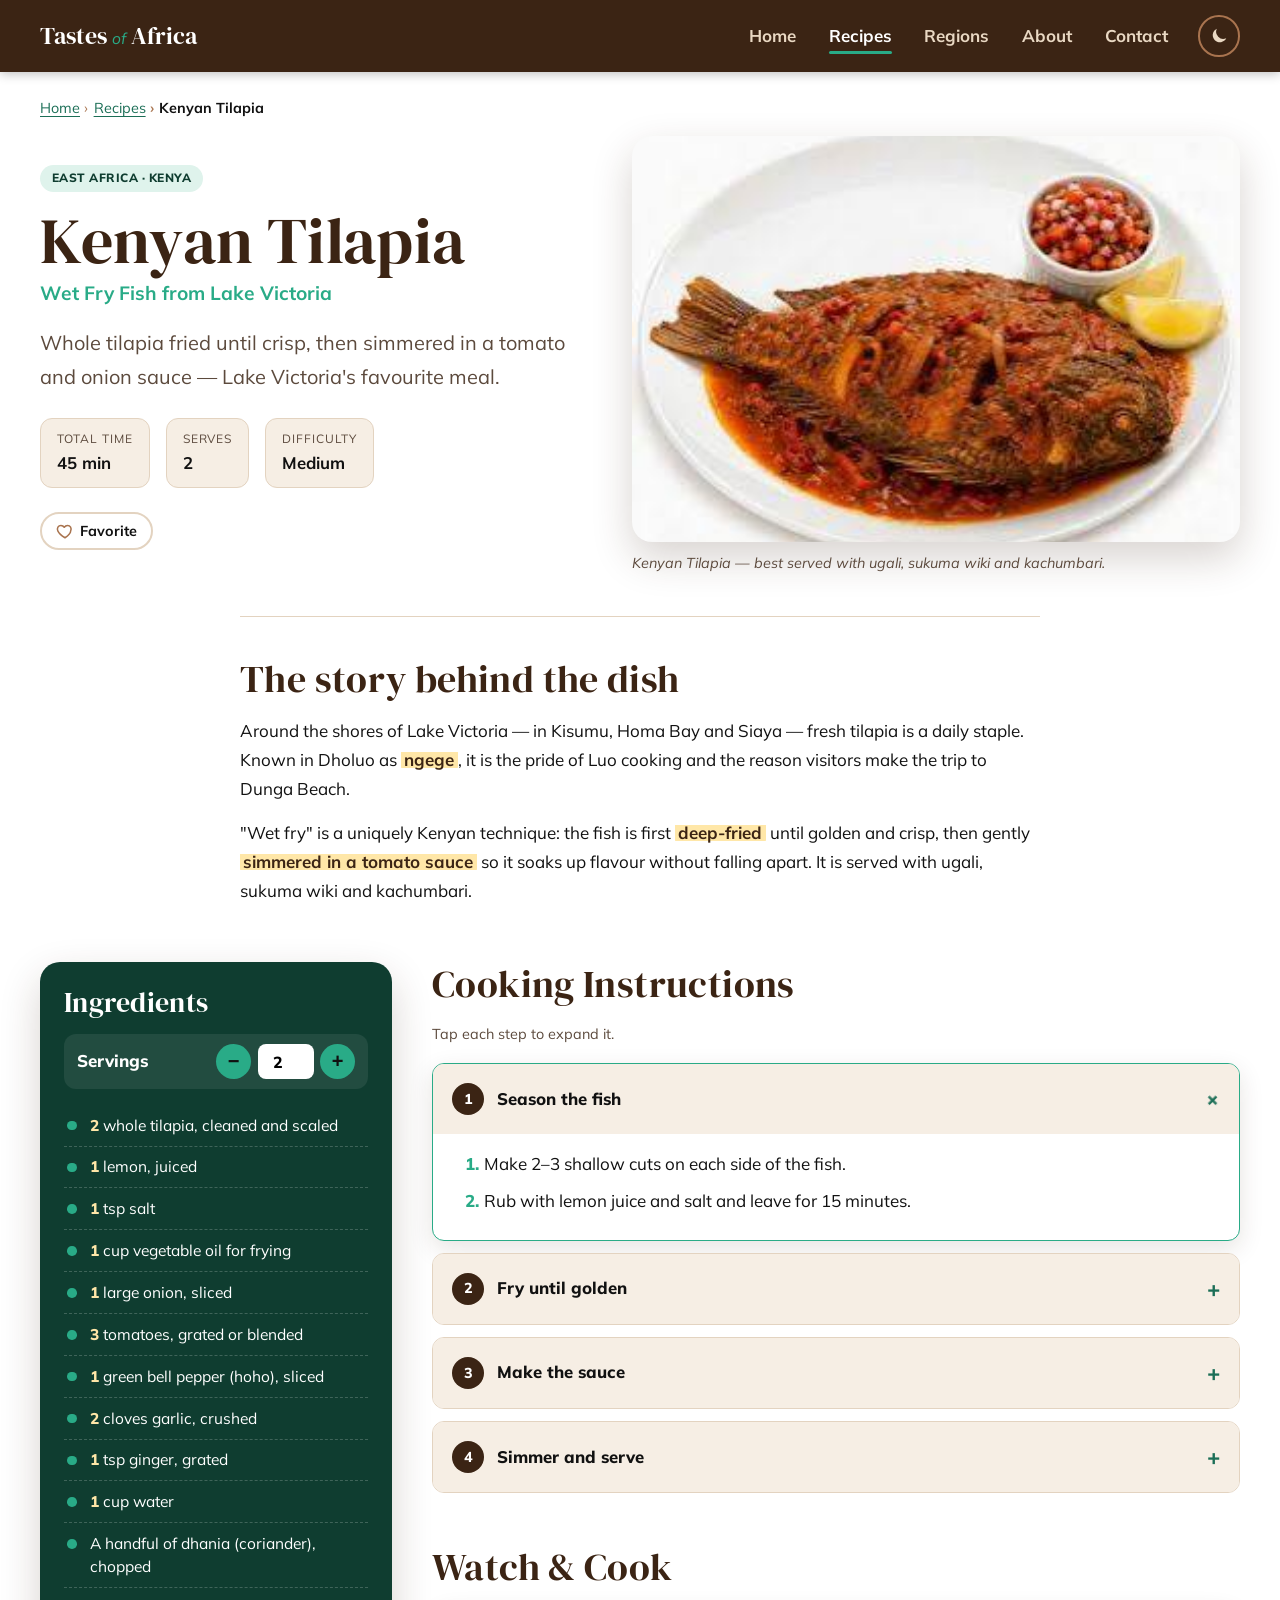
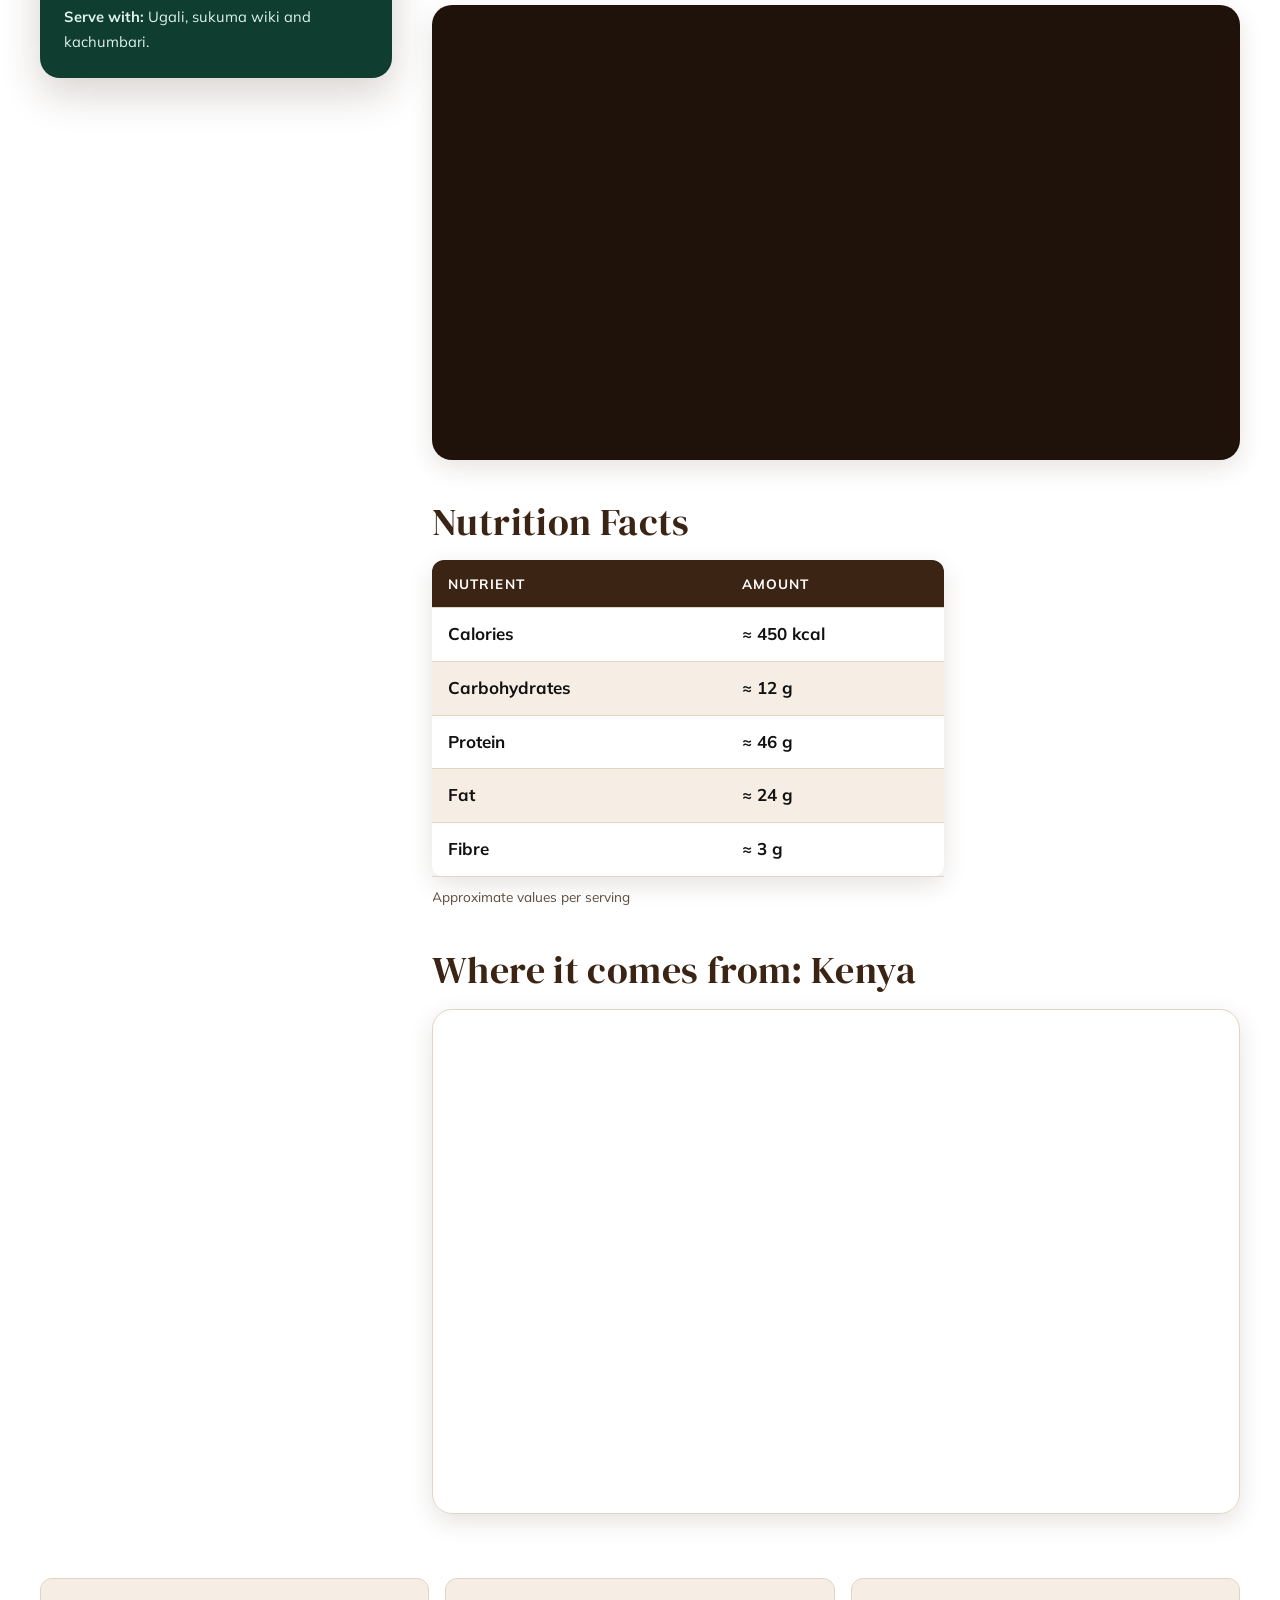
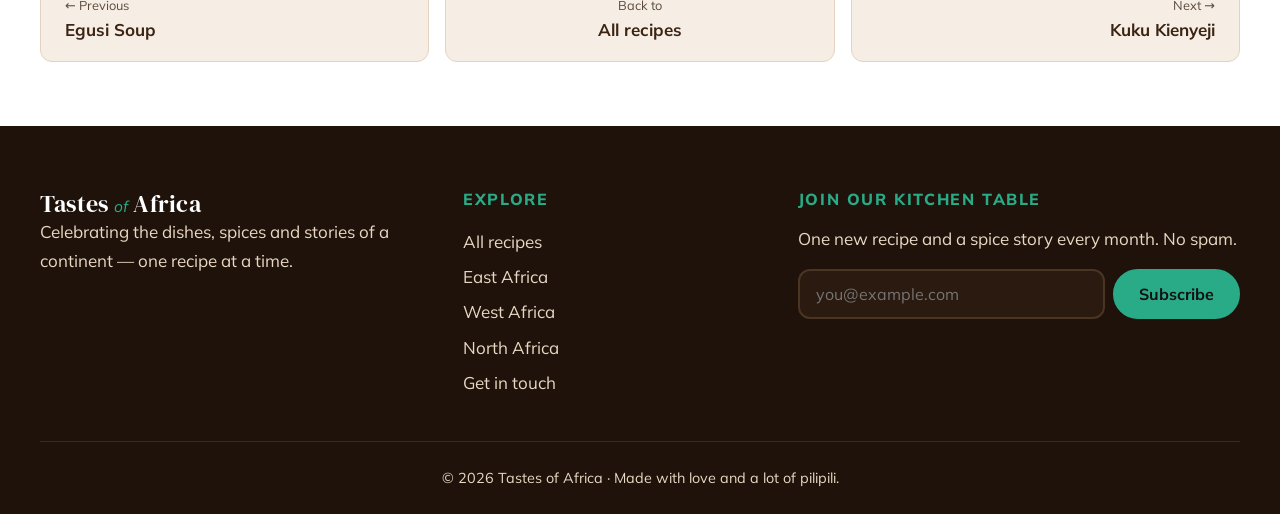
<file: recipes/tilapia.html>
<!DOCTYPE html>
<html lang="en">
<head>
  <meta charset="UTF-8">
  <meta name="viewport" content="width=device-width, initial-scale=1.0">
  <meta name="description" content="How to cook Kenyan Tilapia (Wet Fry Fish from Lake Victoria) from Kenya.">
  <title>Kenyan Tilapia | Tastes of Africa</title>
  <link rel="preconnect" href="https://fonts.googleapis.com">
  <link rel="preconnect" href="https://fonts.gstatic.com" crossorigin>
  <link href="https://fonts.googleapis.com/css2?family=DM+Serif+Display&family=Mulish:ital,wght@0,400;0,600;0,700;0,800;1,400&display=swap" rel="stylesheet">
  <link rel="stylesheet" href="../styles.css">
</head>
<body>
  <a class="skip-link" href="#main">Skip to main content</a>

  <header class="site-header">
    <div class="container header-inner">
      <a href="../index.html" class="logo" aria-label="Tastes of Africa – home">
        <span class="logo-text">Tastes <em>of</em> Africa</span>
      </a>

      <button class="nav-toggle" type="button" aria-expanded="false" aria-controls="site-nav" aria-label="Open menu">
        <span></span><span></span><span></span>
      </button>

      <nav id="site-nav" class="site-nav" aria-label="Main navigation">
        <ul>
        <li><a href="../index.html">Home</a></li>
        <li><a href="../recipes.html" aria-current="page">Recipes</a></li>
        <li><a href="../regions.html">Regions</a></li>
        <li><a href="../about.html">About</a></li>
        <li><a href="../contact.html">Contact</a></li>
        </ul>
      </nav>

      <button class="theme-toggle" type="button" aria-label="Switch to dark mode" title="Toggle dark / light mode">
        <svg class="icon-moon" viewBox="0 0 24 24" width="20" height="20" aria-hidden="true" focusable="false"><path d="M20.7 14.6A8.5 8.5 0 0 1 9.4 3.3 8.5 8.5 0 1 0 20.7 14.6z"/></svg>
        <svg class="icon-sun" viewBox="0 0 24 24" width="20" height="20" aria-hidden="true" focusable="false"><circle cx="12" cy="12" r="4.5"/><path d="M12 1.5v3M12 19.5v3M1.5 12h3M19.5 12h3M4.6 4.6l2.1 2.1M17.3 17.3l2.1 2.1M4.6 19.4l2.1-2.1M17.3 6.7l2.1-2.1"/></svg>
      </button>
    </div>
  </header>

  <main id="main">
    <article class="recipe-page">
      <!-- Breadcrumb navigation -->
      <nav class="breadcrumb container" aria-label="Breadcrumb">
        <ol>
          <li><a href="../index.html">Home</a></li>
          <li><a href="../recipes.html">Recipes</a></li>
          <li aria-current="page">Kenyan Tilapia</li>
        </ol>
      </nav>

      <!-- recipe header -->
      <header class="container recipe-hero">
        <div class="recipe-hero-text">
          <a class="tag tag-east-africa" href="../regions/east-africa.html">East Africa · Kenya</a>
          <h1>Kenyan Tilapia</h1>
          <p class="recipe-subtitle">Wet Fry Fish from Lake Victoria</p>
          <p class="lead">Whole tilapia fried until crisp, then simmered in a tomato and onion sauce — Lake Victoria's favourite meal.</p>
          <ul class="recipe-facts" aria-label="Recipe facts">
            <li><span>Total time</span><strong>45 min</strong></li>
            <li><span>Serves</span><strong>2</strong></li>
            <li><span>Difficulty</span><strong>Medium</strong></li>
          </ul>
          <button class="fav-btn" type="button" data-id="tilapia" aria-pressed="false" aria-label="Add Kenyan Tilapia to favourites"><svg class="heart" viewBox="0 0 24 24" width="18" height="18" aria-hidden="true" focusable="false"><path d="M12 21s-7.5-4.6-9.6-9.2C.9 8.4 2.9 4.5 6.6 4.5c2.2 0 3.6 1.2 4.4 2.5.8-1.3 2.2-2.5 4.4-2.5 3.7 0 5.7 3.9 4.2 7.3C19.5 16.4 12 21 12 21z"/></svg> <span class="fav-label">Favorite</span></button>
        </div>
        <figure class="recipe-figure">
          <img src="../images/tilapia.jpg" alt="A serving of Kenyan Tilapia (Wet Fry Fish from Lake Victoria)" width="1200" height="800">
          <figcaption>Kenyan Tilapia — best served with ugali, sukuma wiki and kachumbari.</figcaption>
        </figure>
      </header>

      <!-- description -->
      <section class="container recipe-about" aria-labelledby="about-dish">
        <h2 id="about-dish">The story behind the dish</h2>
          <p>Around the shores of Lake Victoria — in Kisumu, Homa Bay and Siaya — fresh tilapia is a daily staple. Known in Dholuo as <mark>ngege</mark>, it is the pride of Luo cooking and the reason visitors make the trip to Dunga Beach.</p>
          <p>"Wet fry" is a uniquely Kenyan technique: the fish is first <mark>deep-fried</mark> until golden and crisp, then gently <mark>simmered in a tomato sauce</mark> so it soaks up flavour without falling apart. It is served with ugali, sukuma wiki and kachumbari.</p>
      </section>

      <!-- full recipe -->
      <div class="container recipe-layout">
        <aside class="ingredients-card" aria-labelledby="ingredients-title">
          <h2 id="ingredients-title">Ingredients</h2>

          <!-- ingredients per serving -->
          <div class="scaler" data-base="2">
            <label for="servings">Servings</label>
            <div class="scaler-controls">
              <button type="button" class="scaler-btn" data-step="-1" aria-label="Fewer servings">−</button>
              <input type="number" id="servings" name="servings" value="2" min="1" max="24">
              <button type="button" class="scaler-btn" data-step="1" aria-label="More servings">+</button>
            </div>
          </div>

          <ul class="ingredients-list">
            <li><span class="qty" data-qty="2">2</span> whole tilapia, cleaned and scaled</li>
            <li><span class="qty" data-qty="1">1</span> lemon, juiced</li>
            <li><span class="qty" data-qty="1">1</span> tsp salt</li>
            <li><span class="qty" data-qty="1">1</span> cup vegetable oil for frying</li>
            <li><span class="qty" data-qty="1">1</span> large onion, sliced</li>
            <li><span class="qty" data-qty="3">3</span> tomatoes, grated or blended</li>
            <li><span class="qty" data-qty="1">1</span> green bell pepper (hoho), sliced</li>
            <li><span class="qty" data-qty="2">2</span> cloves garlic, crushed</li>
            <li><span class="qty" data-qty="1">1</span> tsp ginger, grated</li>
            <li><span class="qty" data-qty="1">1</span> cup water</li>
            <li>A handful of dhania (coriander), chopped</li>
          </ul>
          <p class="serve-with"><strong>Serve with:</strong> Ugali, sukuma wiki and kachumbari.</p>
        </aside>

        <div class="recipe-main">
          <section aria-labelledby="method-title">
            <h2 id="method-title">Cooking Instructions</h2>
            <p class="hint">Tap each step to expand it.</p>
            <details class="step" open>
              <summary><span class="step-num">1</span> Season the fish</summary>
              <ol start="1">
                <li>Make 2–3 shallow cuts on each side of the fish.</li>
                <li>Rub with lemon juice and salt and leave for 15 minutes.</li>
              </ol>
            </details>
            <details class="step">
              <summary><span class="step-num">2</span> Fry until golden</summary>
              <ol start="3">
                <li>Pat the fish dry. Heat the oil until hot and fry each fish for 5–6 minutes per side until crisp.</li>
                <li>Drain on paper towels.</li>
              </ol>
            </details>
            <details class="step">
              <summary><span class="step-num">3</span> Make the sauce</summary>
              <ol start="5">
                <li>In a wide pan, fry the onion with a little oil until soft, then add the garlic and ginger.</li>
                <li>Add the tomatoes and hoho and cook into a thick sauce. Add the water and bring to a simmer.</li>
              </ol>
            </details>
            <details class="step">
              <summary><span class="step-num">4</span> Simmer and serve</summary>
              <ol start="7">
                <li>Lay the fried fish in the sauce, spoon sauce over the top and simmer for 8–10 minutes.</li>
                <li>Garnish with dhania and serve with ugali and greens.</li>
              </ol>
            </details>
          </section>

          <section aria-labelledby="video-title">
            <h2 id="video-title">Watch &amp; Cook</h2>
            <div class="video-wrapper">
          <iframe width="560" height="315" src="https://www.youtube.com/embed/ZYGPKDdWLys?si=OFBJUXz15pxdT2oR" title="YouTube video player" frameborder="0" allow="accelerometer; autoplay; clipboard-write; encrypted-media; gyroscope; picture-in-picture; web-share" referrerpolicy="strict-origin-when-cross-origin" allowfullscreen></iframe>
        </div>
          </section>

          <!-- Nutritional facts -->
          <section aria-labelledby="nutrition-title">
            <h2 id="nutrition-title">Nutrition Facts</h2>
            <table class="nutrition-table">
              <caption>Approximate values per serving</caption>
              <thead>
                <tr><th scope="col">Nutrient</th><th scope="col">Amount</th></tr>
              </thead>
              <tbody>
                <tr><th scope="row">Calories</th><td>≈ 450 kcal</td></tr>
                <tr><th scope="row">Carbohydrates</th><td>≈ 12 g</td></tr>
                <tr><th scope="row">Protein</th><td>≈ 46 g</td></tr>
                <tr><th scope="row">Fat</th><td>≈ 24 g</td></tr>
                <tr><th scope="row">Fibre</th><td>≈ 3 g</td></tr>
              </tbody>
            </table>
          </section>

          <!-- Map -->
          <section aria-labelledby="map-title">
            <h2 id="map-title">Where it comes from: Kenya</h2>
            <div class="map-wrapper">
          <iframe src="https://maps.google.com/maps?q=Kisumu%2C+Kenya&amp;z=9&amp;output=embed" title="Map of Kisumu, Kenya"
            loading="lazy" referrerpolicy="no-referrer-when-downgrade"></iframe>
        </div>
          </section>
        </div>
      </div>

      <!-- recipe navigation -->
      <nav class="container recipe-pager" aria-label="More recipes">
        <a href="egusi.html" class="pager-link"><span>← Previous</span><strong>Egusi Soup</strong></a>
        <a href="../recipes.html" class="pager-link pager-all"><span>Back to</span><strong>All recipes</strong></a>
        <a href="kuku-kienyeji.html" class="pager-link pager-next"><span>Next →</span><strong>Kuku Kienyeji</strong></a>
      </nav>
    </article>
  </main>

  <footer class="site-footer">
    <div class="container footer-grid">
      <section class="footer-brand" aria-labelledby="footer-title">
        <h2 id="footer-title" class="logo-text">Tastes <em>of</em> Africa</h2>
        <p>Celebrating the dishes, spices and stories of a continent — one recipe at a time.</p>
      </section>

      <nav class="footer-links" aria-label="Footer">
        <h3>Explore</h3>
        <ul>
          <li><a href="../recipes.html">All recipes</a></li>
          <li><a href="../regions/east-africa.html">East Africa</a></li>
          <li><a href="../regions/west-africa.html">West Africa</a></li>
          <li><a href="../regions/north-africa.html">North Africa</a></li>
          <li><a href="../contact.html">Get in touch</a></li>
        </ul>
      </nav>

      <section class="newsletter" aria-labelledby="newsletter-title">
        <h3 id="newsletter-title">Join our kitchen table</h3>
        <p>One new recipe and a spice story every month. No spam.</p>
        <form class="newsletter-form" id="newsletter-form">
          <label for="newsletter-email" class="visually-hidden">Email address</label>
          <input type="email" id="newsletter-email" name="newsletter-email" placeholder="you@example.com" required>
          <button type="submit" class="btn btn-accent">Subscribe</button>
        </form>
        <p class="newsletter-msg" aria-live="polite"></p>
      </section>
    </div>

    <div class="container footer-bottom">
      <p>&copy; <span id="year">2026</span> Tastes of Africa · Made with love and a lot of pilipili.</p>
    </div>
  </footer>

  <button class="back-to-top" type="button" aria-label="Back to top">↑</button>

  <script src="../script.js"></script>
</body>
</html>
</file>
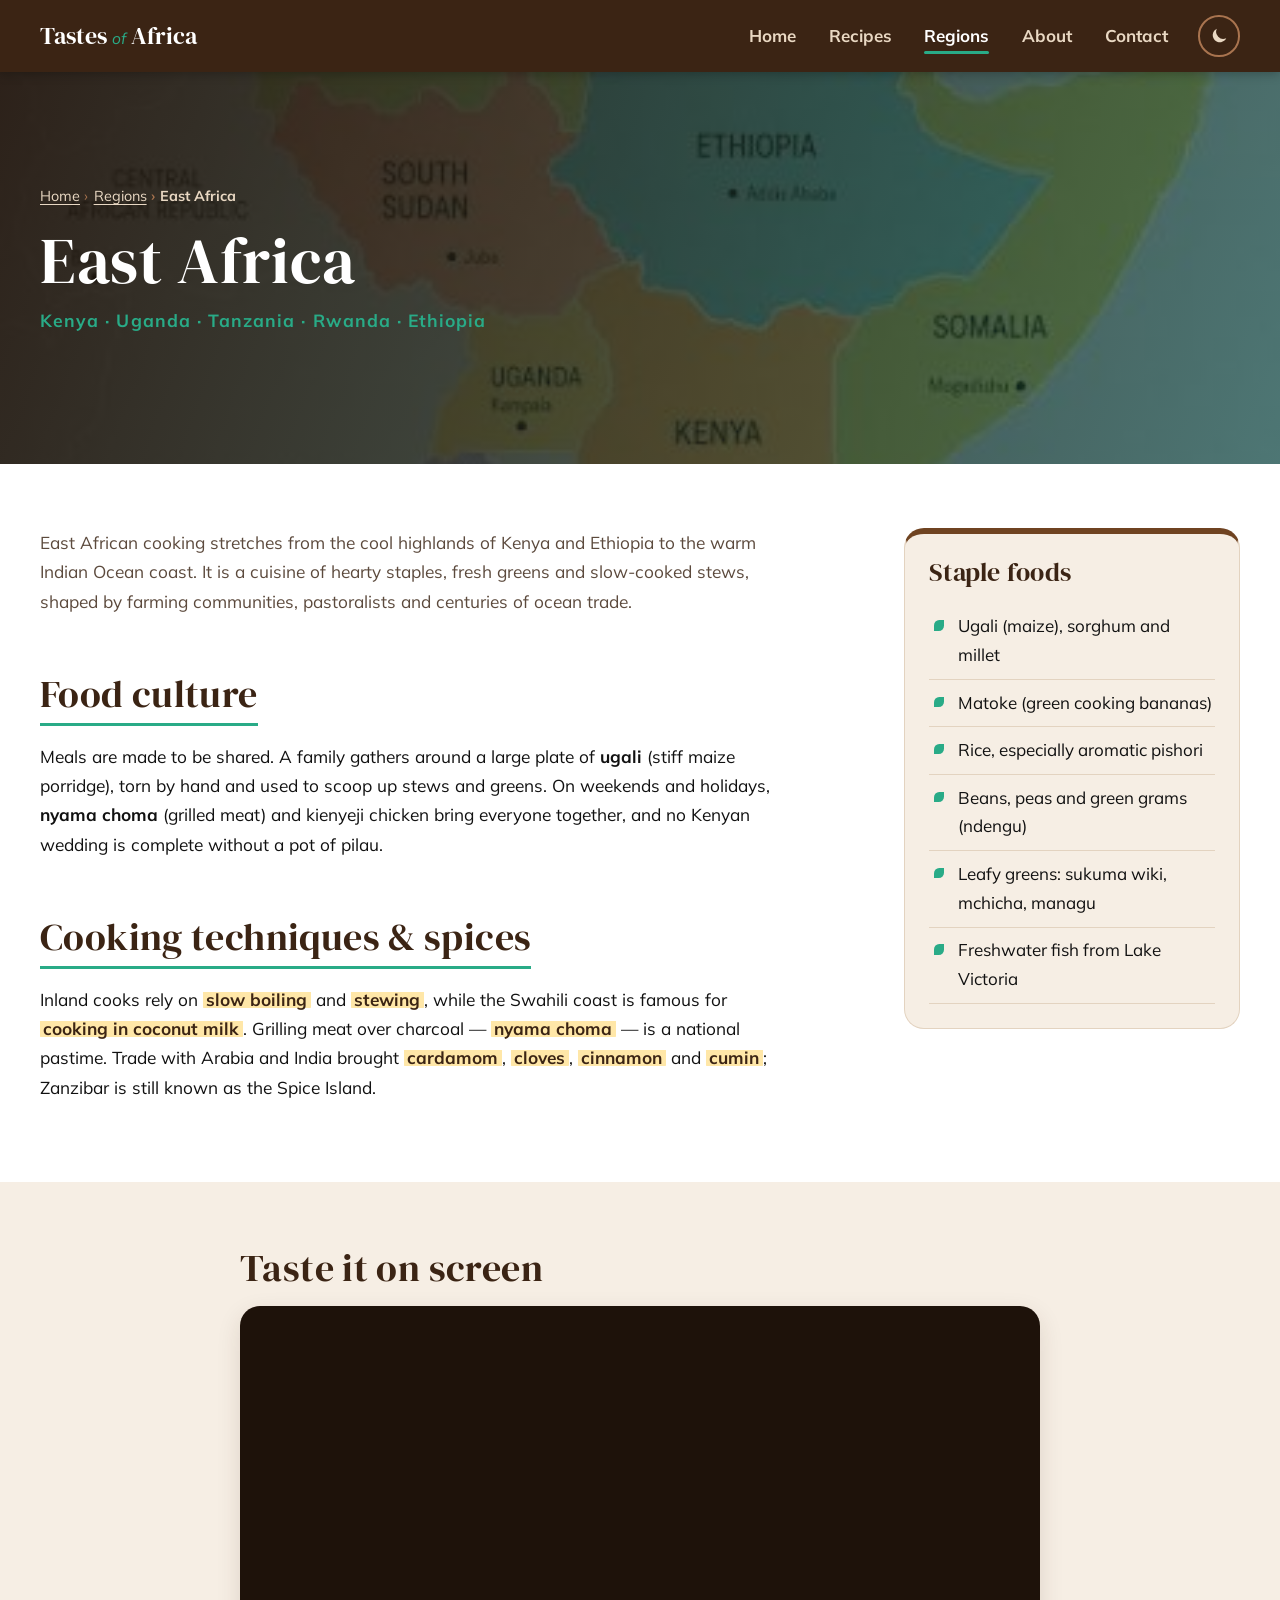
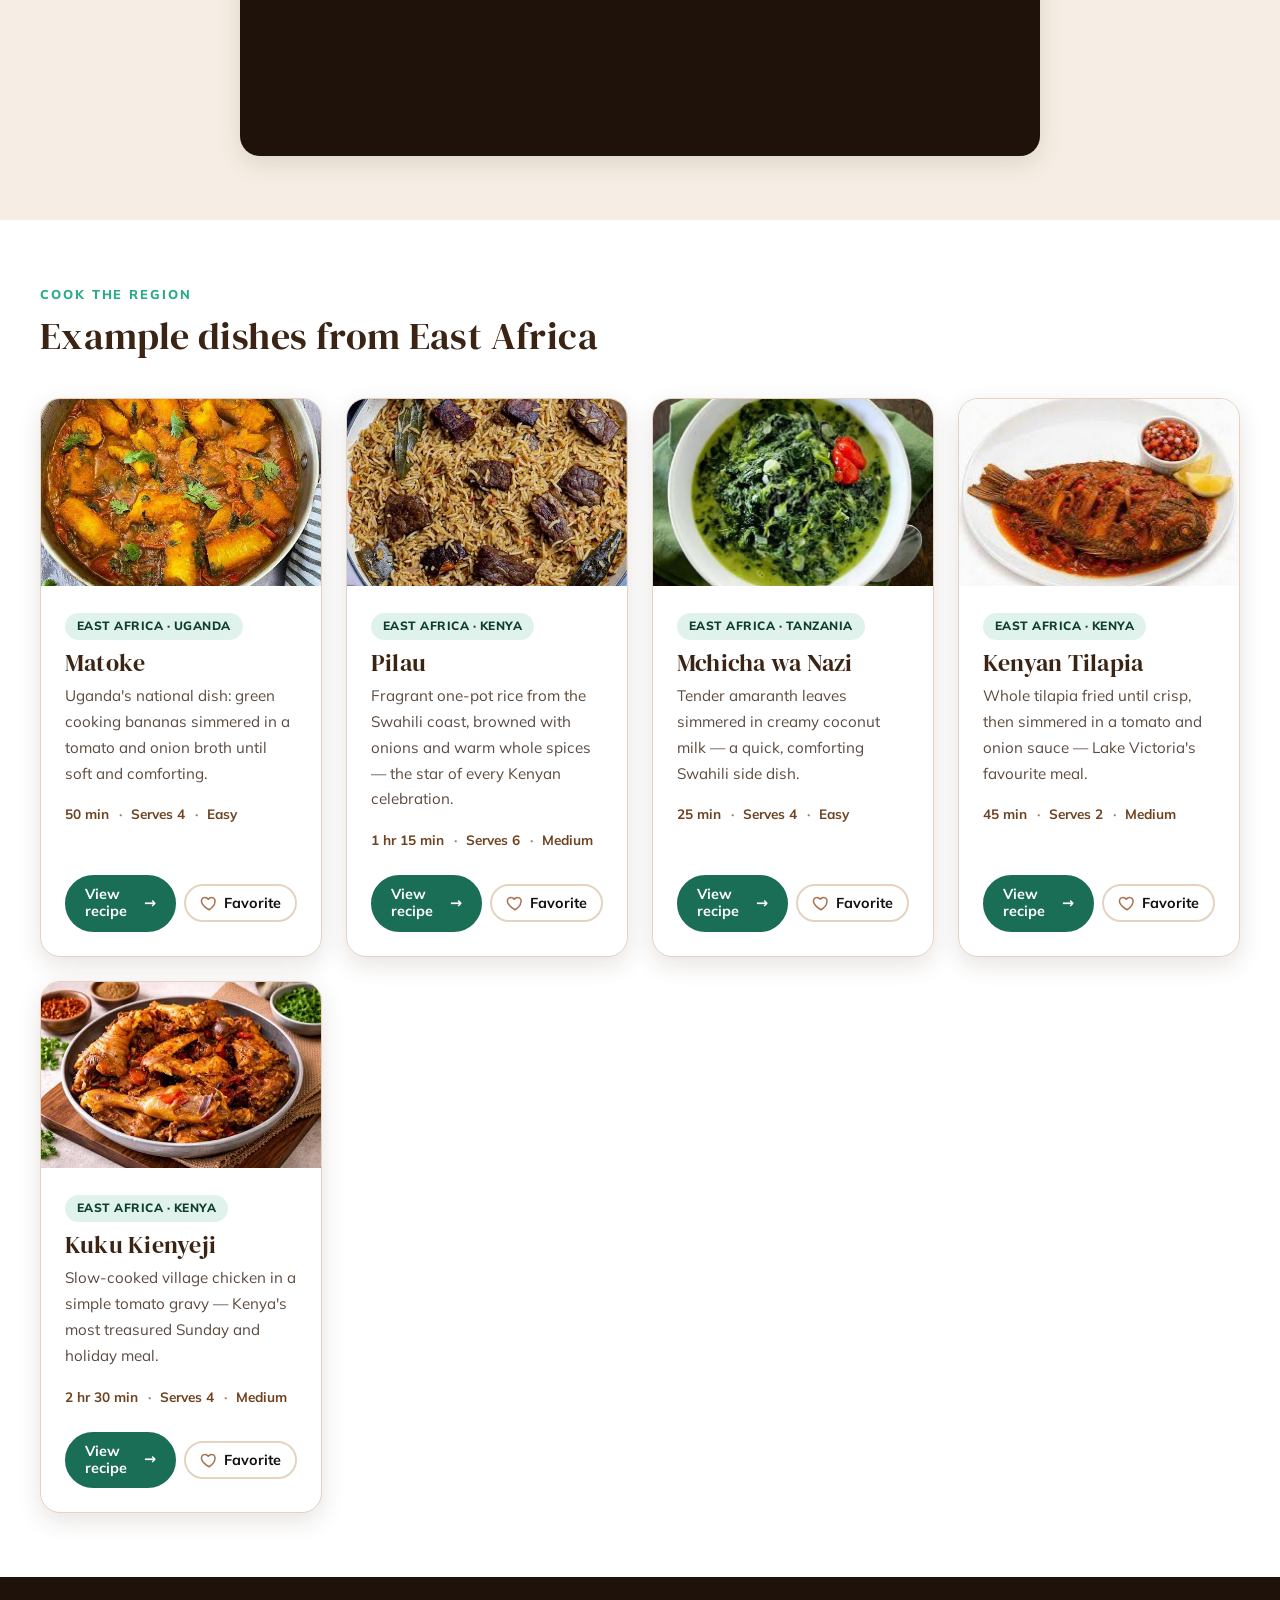
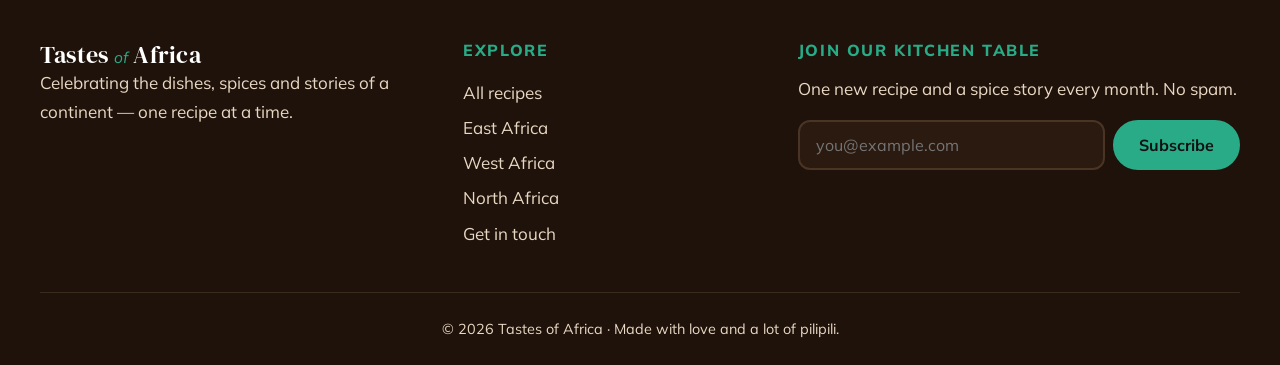
<file: regions/east-africa.html>
<!DOCTYPE html>
<html lang="en">
<head>
  <meta charset="UTF-8">
  <meta name="viewport" content="width=device-width, initial-scale=1.0">
  <meta name="description" content="Food culture, staples and cooking techniques of East Africa.">
  <title>East Africa | Tastes of Africa</title>
  <link rel="preconnect" href="https://fonts.googleapis.com">
  <link rel="preconnect" href="https://fonts.gstatic.com" crossorigin>
  <link href="https://fonts.googleapis.com/css2?family=DM+Serif+Display&family=Mulish:ital,wght@0,400;0,600;0,700;0,800;1,400&display=swap" rel="stylesheet">
  <link rel="stylesheet" href="../styles.css">
</head>
<body>
  <a class="skip-link" href="#main">Skip to main content</a>

  <header class="site-header">
    <div class="container header-inner">
      <a href="../index.html" class="logo" aria-label="Tastes of Africa – home">
        <span class="logo-text">Tastes <em>of</em> Africa</span>
      </a>

      <button class="nav-toggle" type="button" aria-expanded="false" aria-controls="site-nav" aria-label="Open menu">
        <span></span><span></span><span></span>
      </button>

      <nav id="site-nav" class="site-nav" aria-label="Main navigation">
        <ul>
        <li><a href="../index.html">Home</a></li>
        <li><a href="../recipes.html">Recipes</a></li>
        <li><a href="../regions.html" aria-current="page">Regions</a></li>
        <li><a href="../about.html">About</a></li>
        <li><a href="../contact.html">Contact</a></li>
        </ul>
      </nav>

      <button class="theme-toggle" type="button" aria-label="Switch to dark mode" title="Toggle dark / light mode">
        <svg class="icon-moon" viewBox="0 0 24 24" width="20" height="20" aria-hidden="true" focusable="false"><path d="M20.7 14.6A8.5 8.5 0 0 1 9.4 3.3 8.5 8.5 0 1 0 20.7 14.6z"/></svg>
        <svg class="icon-sun" viewBox="0 0 24 24" width="20" height="20" aria-hidden="true" focusable="false"><circle cx="12" cy="12" r="4.5"/><path d="M12 1.5v3M12 19.5v3M1.5 12h3M19.5 12h3M4.6 4.6l2.1 2.1M17.3 17.3l2.1 2.1M4.6 19.4l2.1-2.1M17.3 6.7l2.1-2.1"/></svg>
      </button>
    </div>
  </header>

  <main id="main">
    <section class="page-banner region-banner" style="--banner-img: url('../images/east-africa.jpg')" aria-labelledby="page-title">
      <div class="container">
        <nav class="breadcrumb" aria-label="Breadcrumb">
          <ol>
            <li><a href="../index.html">Home</a></li>
            <li><a href="../regions.html">Regions</a></li>
            <li aria-current="page">East Africa</li>
          </ol>
        </nav>
        <h1 id="page-title">East Africa</h1>
        <p class="region-countries">Kenya · Uganda · Tanzania · Rwanda · Ethiopia</p>
      </div>
    </section>

    <section class="section">
      <div class="container region-layout">
        <div class="region-text">
          <p class="lead">East African cooking stretches from the cool highlands of Kenya and Ethiopia to the warm Indian Ocean coast. It is a cuisine of hearty staples, fresh greens and slow-cooked stews, shaped by farming communities, pastoralists and centuries of ocean trade.</p>

          <h2>Food culture</h2>
          <p>Meals are made to be shared. A family gathers around a large plate of <strong>ugali</strong> (stiff maize porridge), torn by hand and used to scoop up stews and greens. On weekends and holidays, <strong>nyama choma</strong> (grilled meat) and kienyeji chicken bring everyone together, and no Kenyan wedding is complete without a pot of pilau.</p>

          <h2>Cooking techniques &amp; spices</h2>
          <p>Inland cooks rely on <mark>slow boiling</mark> and <mark>stewing</mark>, while the Swahili coast is famous for <mark>cooking in coconut milk</mark>. Grilling meat over charcoal — <mark>nyama choma</mark> — is a national pastime. Trade with Arabia and India brought <mark>cardamom</mark>, <mark>cloves</mark>, <mark>cinnamon</mark> and <mark>cumin</mark>; Zanzibar is still known as the Spice Island.</p>
        </div>

        <aside class="staples-card" aria-labelledby="staples-title">
          <h2 id="staples-title">Staple foods</h2>
          <ul class="staples-list">
            <li>Ugali (maize), sorghum and millet</li>
            <li>Matoke (green cooking bananas)</li>
            <li>Rice, especially aromatic pishori</li>
            <li>Beans, peas and green grams (ndengu)</li>
            <li>Leafy greens: sukuma wiki, mchicha, managu</li>
            <li>Freshwater fish from Lake Victoria</li>
          </ul>
        </aside>
      </div>
    </section>

    <section class="section section-alt" aria-labelledby="video-title">
      <div class="container narrow">
        <h2 id="video-title">Taste it on screen</h2>
        <div class="video-wrapper">
          <iframe src="https://www.youtube.com/embed/KYaqSULFlLA?si=wKG71Ha_dejM9fel" title="Cooking matooke with chicken in Uganda" loading="lazy"
            allow="accelerometer; autoplay; clipboard-write; encrypted-media; gyroscope; picture-in-picture; web-share"
            referrerpolicy="strict-origin-when-cross-origin" allowfullscreen></iframe>
        </div>
      </div>
    </section>

    <section class="section" aria-labelledby="dishes-title">
      <div class="container">
        <header class="section-head">
          <p class="eyebrow">Cook the region</p>
          <h2 id="dishes-title">Example dishes from East Africa</h2>
        </header>
        <div class="recipe-grid">
        <article class="recipe-card reveal" data-region="east-africa" data-id="matoke">
          <img src="../images/matoke.jpg" alt="Matoke – Steamed & Stewed Green Bananas" loading="lazy" width="1200" height="800">
          <div class="card-body">
            <span class="tag tag-east-africa">East Africa · Uganda</span>
            <h3><a href="../recipes/matoke.html">Matoke</a></h3>
            <p>Uganda's national dish: green cooking bananas simmered in a tomato and onion broth until soft and comforting.</p>
            <ul class="card-meta" aria-label="Recipe details">
              <li>50 min</li>
              <li>Serves 4</li>
              <li>Easy</li>
            </ul>
          </div>
          <div class="card-actions">
            <a class="btn btn-small" href="../recipes/matoke.html">View recipe <span aria-hidden="true">→</span></a>
            <button class="fav-btn" type="button" data-id="matoke" aria-pressed="false" aria-label="Add Matoke to favourites"><svg class="heart" viewBox="0 0 24 24" width="18" height="18" aria-hidden="true" focusable="false"><path d="M12 21s-7.5-4.6-9.6-9.2C.9 8.4 2.9 4.5 6.6 4.5c2.2 0 3.6 1.2 4.4 2.5.8-1.3 2.2-2.5 4.4-2.5 3.7 0 5.7 3.9 4.2 7.3C19.5 16.4 12 21 12 21z"/></svg> <span class="fav-label">Favorite</span></button>
          </div>
        </article>

        <article class="recipe-card reveal" data-region="east-africa" data-id="pilau">
          <img src="../images/pilau.jpg" alt="Pilau – Swahili Spiced Rice with Beef" loading="lazy" width="1200" height="800">
          <div class="card-body">
            <span class="tag tag-east-africa">East Africa · Kenya</span>
            <h3><a href="../recipes/pilau.html">Pilau</a></h3>
            <p>Fragrant one-pot rice from the Swahili coast, browned with onions and warm whole spices — the star of every Kenyan celebration.</p>
            <ul class="card-meta" aria-label="Recipe details">
              <li>1 hr 15 min</li>
              <li>Serves 6</li>
              <li>Medium</li>
            </ul>
          </div>
          <div class="card-actions">
            <a class="btn btn-small" href="../recipes/pilau.html">View recipe <span aria-hidden="true">→</span></a>
            <button class="fav-btn" type="button" data-id="pilau" aria-pressed="false" aria-label="Add Pilau to favourites"><svg class="heart" viewBox="0 0 24 24" width="18" height="18" aria-hidden="true" focusable="false"><path d="M12 21s-7.5-4.6-9.6-9.2C.9 8.4 2.9 4.5 6.6 4.5c2.2 0 3.6 1.2 4.4 2.5.8-1.3 2.2-2.5 4.4-2.5 3.7 0 5.7 3.9 4.2 7.3C19.5 16.4 12 21 12 21z"/></svg> <span class="fav-label">Favorite</span></button>
          </div>
        </article>

        <article class="recipe-card reveal" data-region="east-africa" data-id="mchicha">
          <img src="../images/mchicha.jpg" alt="Mchicha wa Nazi – Amaranth Greens in Coconut Milk" loading="lazy" width="1200" height="800">
          <div class="card-body">
            <span class="tag tag-east-africa">East Africa · Tanzania</span>
            <h3><a href="../recipes/mchicha.html">Mchicha wa Nazi</a></h3>
            <p>Tender amaranth leaves simmered in creamy coconut milk — a quick, comforting Swahili side dish.</p>
            <ul class="card-meta" aria-label="Recipe details">
              <li>25 min</li>
              <li>Serves 4</li>
              <li>Easy</li>
            </ul>
          </div>
          <div class="card-actions">
            <a class="btn btn-small" href="../recipes/mchicha.html">View recipe <span aria-hidden="true">→</span></a>
            <button class="fav-btn" type="button" data-id="mchicha" aria-pressed="false" aria-label="Add Mchicha wa Nazi to favourites"><svg class="heart" viewBox="0 0 24 24" width="18" height="18" aria-hidden="true" focusable="false"><path d="M12 21s-7.5-4.6-9.6-9.2C.9 8.4 2.9 4.5 6.6 4.5c2.2 0 3.6 1.2 4.4 2.5.8-1.3 2.2-2.5 4.4-2.5 3.7 0 5.7 3.9 4.2 7.3C19.5 16.4 12 21 12 21z"/></svg> <span class="fav-label">Favorite</span></button>
          </div>
        </article>

        <article class="recipe-card reveal" data-region="east-africa" data-id="tilapia">
          <img src="../images/tilapia.jpg" alt="Kenyan Tilapia – Wet Fry Fish from Lake Victoria" loading="lazy" width="1200" height="800">
          <div class="card-body">
            <span class="tag tag-east-africa">East Africa · Kenya</span>
            <h3><a href="../recipes/tilapia.html">Kenyan Tilapia</a></h3>
            <p>Whole tilapia fried until crisp, then simmered in a tomato and onion sauce — Lake Victoria's favourite meal.</p>
            <ul class="card-meta" aria-label="Recipe details">
              <li>45 min</li>
              <li>Serves 2</li>
              <li>Medium</li>
            </ul>
          </div>
          <div class="card-actions">
            <a class="btn btn-small" href="../recipes/tilapia.html">View recipe <span aria-hidden="true">→</span></a>
            <button class="fav-btn" type="button" data-id="tilapia" aria-pressed="false" aria-label="Add Kenyan Tilapia to favourites"><svg class="heart" viewBox="0 0 24 24" width="18" height="18" aria-hidden="true" focusable="false"><path d="M12 21s-7.5-4.6-9.6-9.2C.9 8.4 2.9 4.5 6.6 4.5c2.2 0 3.6 1.2 4.4 2.5.8-1.3 2.2-2.5 4.4-2.5 3.7 0 5.7 3.9 4.2 7.3C19.5 16.4 12 21 12 21z"/></svg> <span class="fav-label">Favorite</span></button>
          </div>
        </article>

        <article class="recipe-card reveal" data-region="east-africa" data-id="kuku-kienyeji">
          <img src="../images/kuku-kienyeji.jpg" alt="Kuku Kienyeji – Free-Range Chicken Stew" loading="lazy" width="1200" height="800">
          <div class="card-body">
            <span class="tag tag-east-africa">East Africa · Kenya</span>
            <h3><a href="../recipes/kuku-kienyeji.html">Kuku Kienyeji</a></h3>
            <p>Slow-cooked village chicken in a simple tomato gravy — Kenya's most treasured Sunday and holiday meal.</p>
            <ul class="card-meta" aria-label="Recipe details">
              <li>2 hr 30 min</li>
              <li>Serves 4</li>
              <li>Medium</li>
            </ul>
          </div>
          <div class="card-actions">
            <a class="btn btn-small" href="../recipes/kuku-kienyeji.html">View recipe <span aria-hidden="true">→</span></a>
            <button class="fav-btn" type="button" data-id="kuku-kienyeji" aria-pressed="false" aria-label="Add Kuku Kienyeji to favourites"><svg class="heart" viewBox="0 0 24 24" width="18" height="18" aria-hidden="true" focusable="false"><path d="M12 21s-7.5-4.6-9.6-9.2C.9 8.4 2.9 4.5 6.6 4.5c2.2 0 3.6 1.2 4.4 2.5.8-1.3 2.2-2.5 4.4-2.5 3.7 0 5.7 3.9 4.2 7.3C19.5 16.4 12 21 12 21z"/></svg> <span class="fav-label">Favorite</span></button>
          </div>
        </article>
        </div>
      </div>
    </section>
  </main>

  <footer class="site-footer">
    <div class="container footer-grid">
      <section class="footer-brand" aria-labelledby="footer-title">
        <h2 id="footer-title" class="logo-text">Tastes <em>of</em> Africa</h2>
        <p>Celebrating the dishes, spices and stories of a continent — one recipe at a time.</p>
      </section>

      <nav class="footer-links" aria-label="Footer">
        <h3>Explore</h3>
        <ul>
          <li><a href="../recipes.html">All recipes</a></li>
          <li><a href="../regions/east-africa.html">East Africa</a></li>
          <li><a href="../regions/west-africa.html">West Africa</a></li>
          <li><a href="../regions/north-africa.html">North Africa</a></li>
          <li><a href="../contact.html">Get in touch</a></li>
        </ul>
      </nav>

      <section class="newsletter" aria-labelledby="newsletter-title">
        <h3 id="newsletter-title">Join our kitchen table</h3>
        <p>One new recipe and a spice story every month. No spam.</p>
        <form class="newsletter-form" id="newsletter-form">
          <label for="newsletter-email" class="visually-hidden">Email address</label>
          <input type="email" id="newsletter-email" name="newsletter-email" placeholder="you@example.com" required>
          <button type="submit" class="btn btn-accent">Subscribe</button>
        </form>
        <p class="newsletter-msg" aria-live="polite"></p>
      </section>
    </div>

    <div class="container footer-bottom">
      <p>&copy; <span id="year">2026</span> Tastes of Africa · Made with love and a lot of pilipili.</p>
    </div>
  </footer>

  <button class="back-to-top" type="button" aria-label="Back to top">↑</button>

  <script src="../script.js"></script>
</body>
</html>
</file>
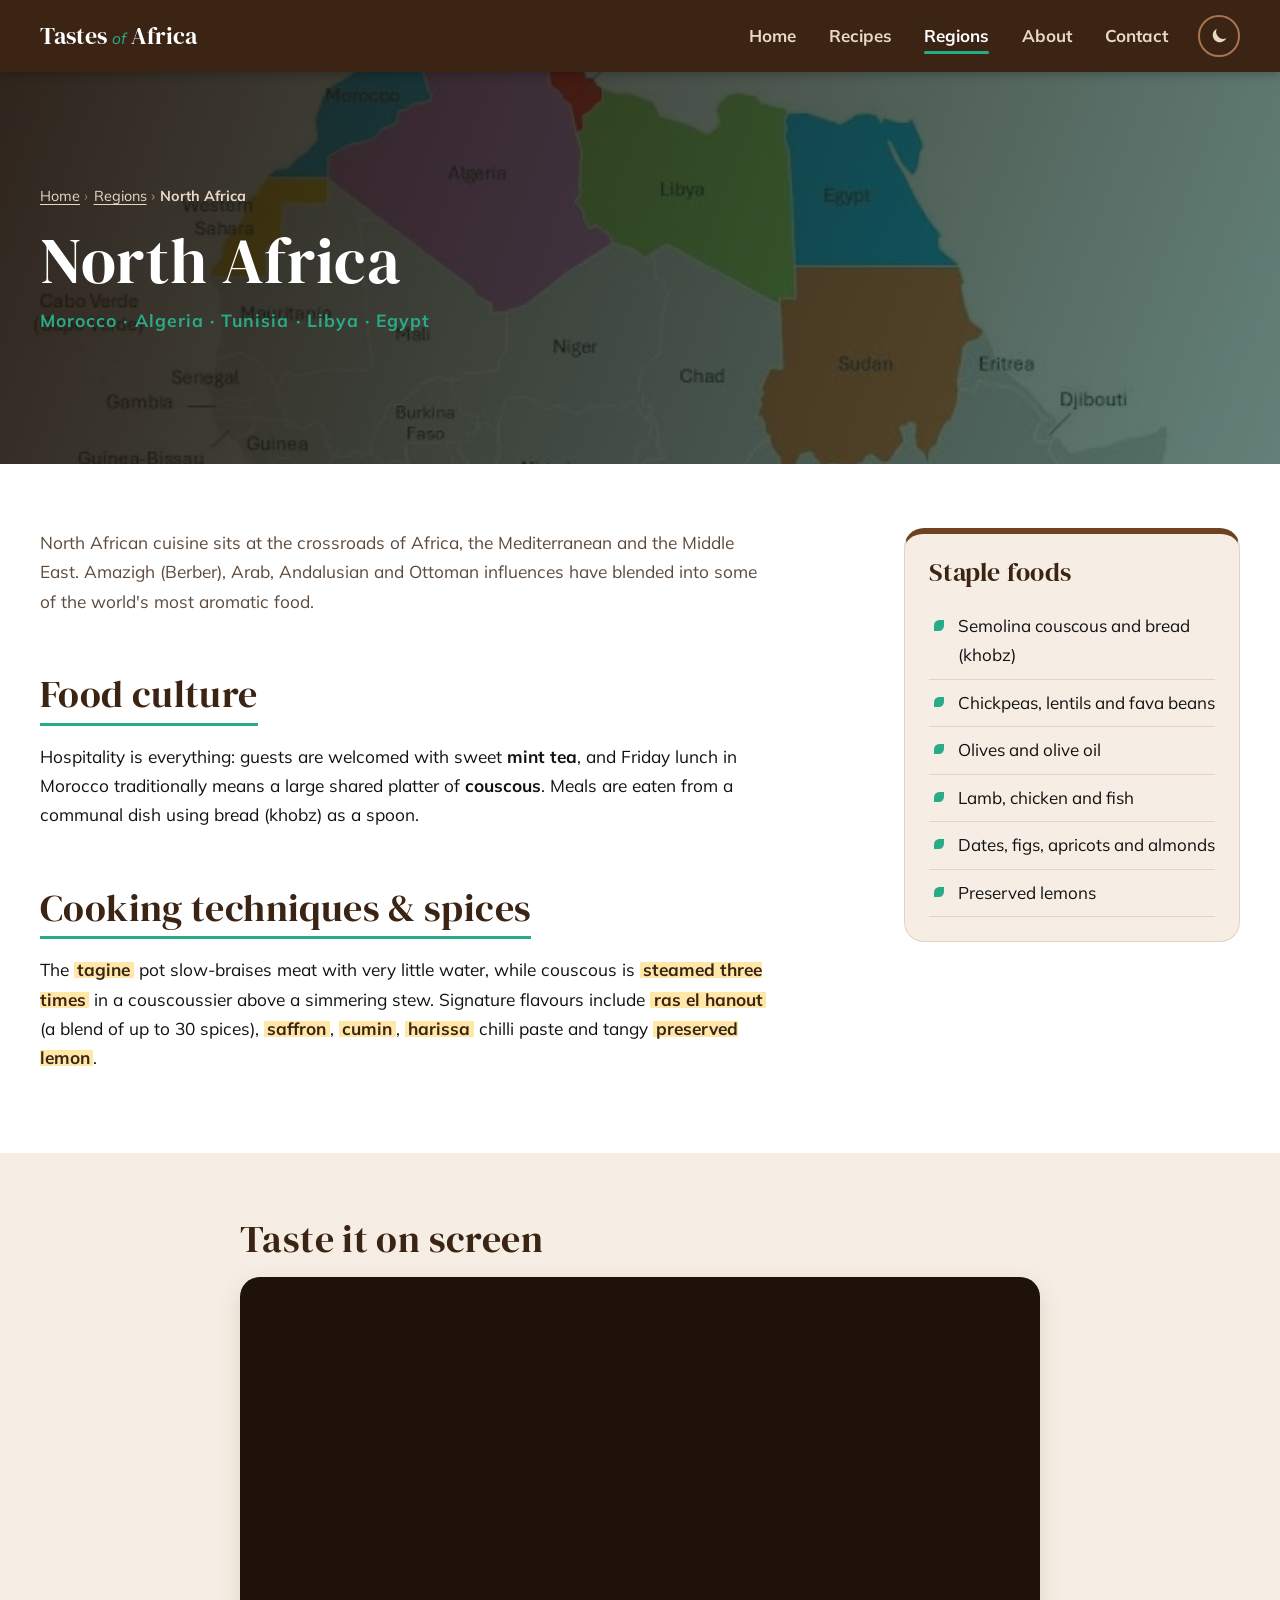
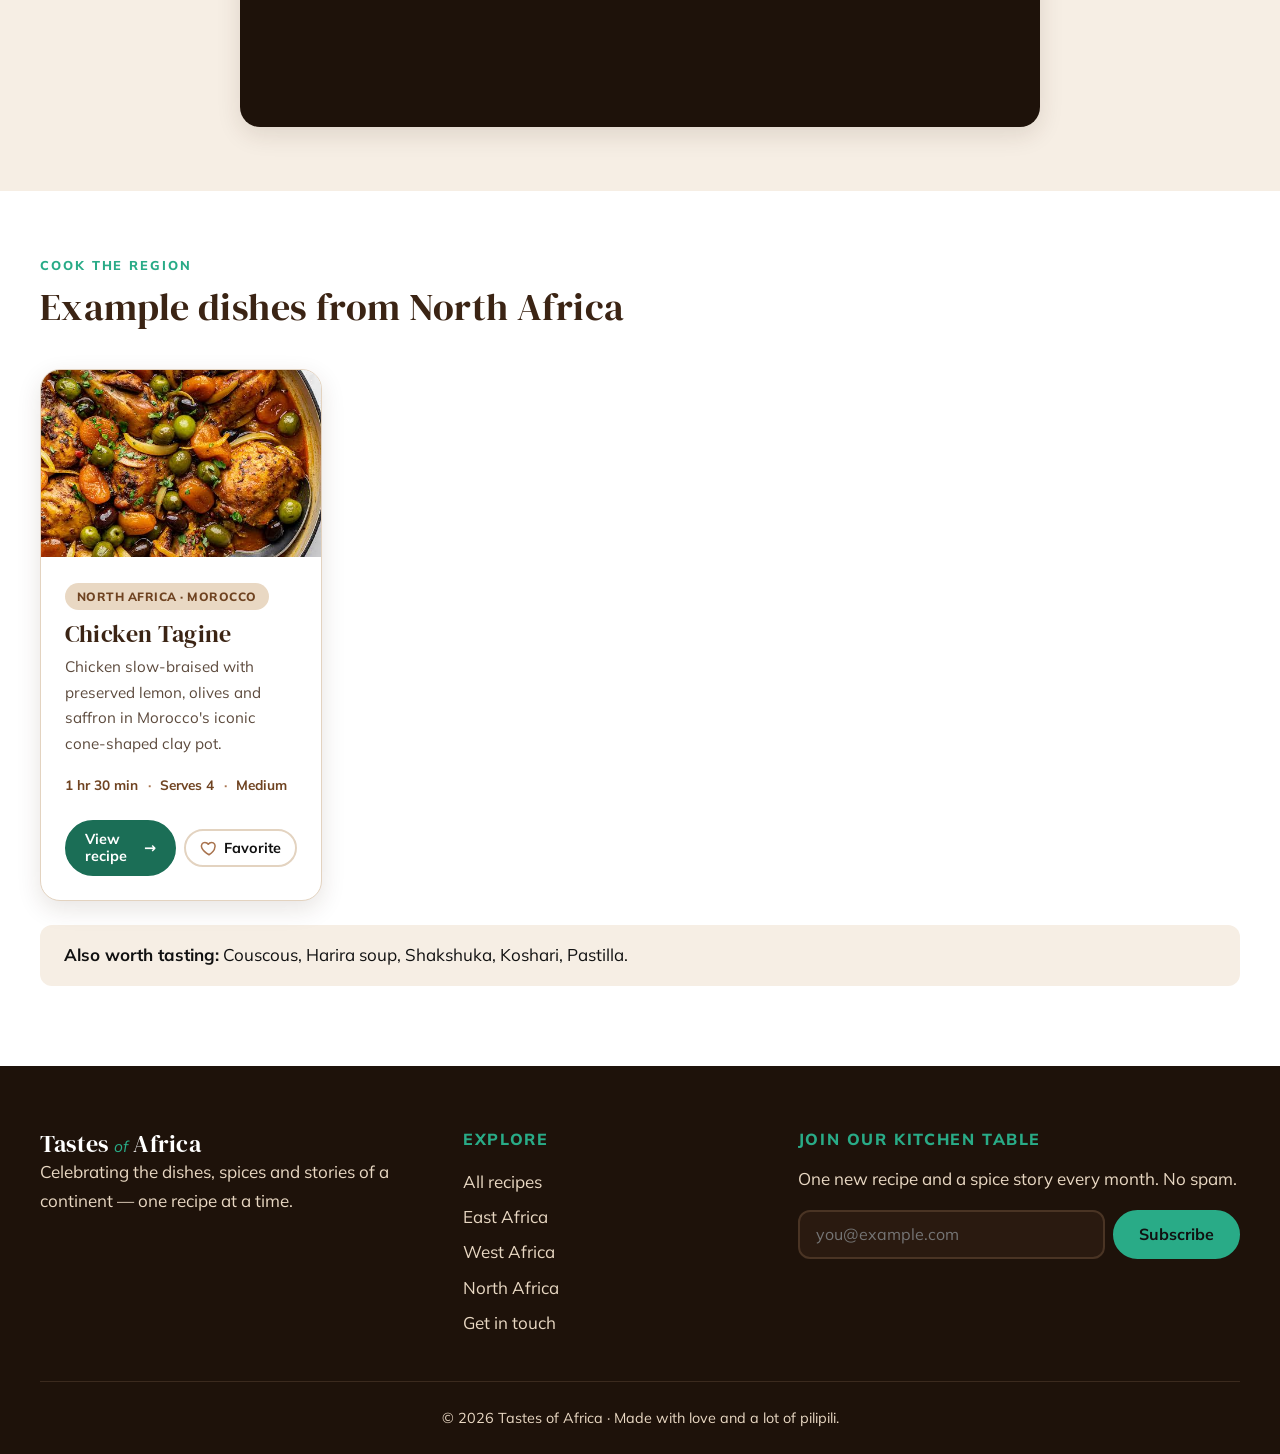
<file: regions/north-africa.html>
<!DOCTYPE html>
<html lang="en">
<head>
  <meta charset="UTF-8">
  <meta name="viewport" content="width=device-width, initial-scale=1.0">
  <meta name="description" content="Food culture, staples and cooking techniques of North Africa.">
  <title>North Africa | Tastes of Africa</title>
  <link rel="preconnect" href="https://fonts.googleapis.com">
  <link rel="preconnect" href="https://fonts.gstatic.com" crossorigin>
  <link href="https://fonts.googleapis.com/css2?family=DM+Serif+Display&family=Mulish:ital,wght@0,400;0,600;0,700;0,800;1,400&display=swap" rel="stylesheet">
  <link rel="stylesheet" href="../styles.css">
</head>
<body>
  <a class="skip-link" href="#main">Skip to main content</a>

  <header class="site-header">
    <div class="container header-inner">
      <a href="../index.html" class="logo" aria-label="Tastes of Africa – home">
        <span class="logo-text">Tastes <em>of</em> Africa</span>
      </a>

      <button class="nav-toggle" type="button" aria-expanded="false" aria-controls="site-nav" aria-label="Open menu">
        <span></span><span></span><span></span>
      </button>

      <nav id="site-nav" class="site-nav" aria-label="Main navigation">
        <ul>
        <li><a href="../index.html">Home</a></li>
        <li><a href="../recipes.html">Recipes</a></li>
        <li><a href="../regions.html" aria-current="page">Regions</a></li>
        <li><a href="../about.html">About</a></li>
        <li><a href="../contact.html">Contact</a></li>
        </ul>
      </nav>

      <button class="theme-toggle" type="button" aria-label="Switch to dark mode" title="Toggle dark / light mode">
        <svg class="icon-moon" viewBox="0 0 24 24" width="20" height="20" aria-hidden="true" focusable="false"><path d="M20.7 14.6A8.5 8.5 0 0 1 9.4 3.3 8.5 8.5 0 1 0 20.7 14.6z"/></svg>
        <svg class="icon-sun" viewBox="0 0 24 24" width="20" height="20" aria-hidden="true" focusable="false"><circle cx="12" cy="12" r="4.5"/><path d="M12 1.5v3M12 19.5v3M1.5 12h3M19.5 12h3M4.6 4.6l2.1 2.1M17.3 17.3l2.1 2.1M4.6 19.4l2.1-2.1M17.3 6.7l2.1-2.1"/></svg>
      </button>
    </div>
  </header>

  <main id="main">
    <section class="page-banner region-banner" style="--banner-img: url('../images/north-africa.jpg')" aria-labelledby="page-title">
      <div class="container">
        <nav class="breadcrumb" aria-label="Breadcrumb">
          <ol>
            <li><a href="../index.html">Home</a></li>
            <li><a href="../regions.html">Regions</a></li>
            <li aria-current="page">North Africa</li>
          </ol>
        </nav>
        <h1 id="page-title">North Africa</h1>
        <p class="region-countries">Morocco · Algeria · Tunisia · Libya · Egypt</p>
      </div>
    </section>

    <section class="section">
      <div class="container region-layout">
        <div class="region-text">
          <p class="lead">North African cuisine sits at the crossroads of Africa, the Mediterranean and the Middle East. Amazigh (Berber), Arab, Andalusian and Ottoman influences have blended into some of the world's most aromatic food.</p>

          <h2>Food culture</h2>
          <p>Hospitality is everything: guests are welcomed with sweet <strong>mint tea</strong>, and Friday lunch in Morocco traditionally means a large shared platter of <strong>couscous</strong>. Meals are eaten from a communal dish using bread (khobz) as a spoon.</p>

          <h2>Cooking techniques &amp; spices</h2>
          <p>The <mark>tagine</mark> pot slow-braises meat with very little water, while couscous is <mark>steamed three times</mark> in a couscoussier above a simmering stew. Signature flavours include <mark>ras el hanout</mark> (a blend of up to 30 spices), <mark>saffron</mark>, <mark>cumin</mark>, <mark>harissa</mark> chilli paste and tangy <mark>preserved lemon</mark>.</p>
        </div>

        <aside class="staples-card" aria-labelledby="staples-title">
          <h2 id="staples-title">Staple foods</h2>
          <ul class="staples-list">
            <li>Semolina couscous and bread (khobz)</li>
            <li>Chickpeas, lentils and fava beans</li>
            <li>Olives and olive oil</li>
            <li>Lamb, chicken and fish</li>
            <li>Dates, figs, apricots and almonds</li>
            <li>Preserved lemons</li>
          </ul>
        </aside>
      </div>
    </section>

    <section class="section section-alt" aria-labelledby="video-title">
      <div class="container narrow">
        <h2 id="video-title">Taste it on screen</h2>
        <div class="video-wrapper">
          <iframe src="https://www.youtube.com/embed/CpVQElpwbdg?si=7cT0rZg4mSiSxxzd" title="Moroccan vegetable tagine" loading="lazy"
            allow="accelerometer; autoplay; clipboard-write; encrypted-media; gyroscope; picture-in-picture; web-share"
            referrerpolicy="strict-origin-when-cross-origin" allowfullscreen></iframe>
        </div>
      </div>
    </section>

    <section class="section" aria-labelledby="dishes-title">
      <div class="container">
        <header class="section-head">
          <p class="eyebrow">Cook the region</p>
          <h2 id="dishes-title">Example dishes from North Africa</h2>
        </header>
        <div class="recipe-grid">
        <article class="recipe-card reveal" data-region="north-africa" data-id="tagine">
          <img src="../images/tagine.jpg" alt="Chicken Tagine – Slow-Braised Moroccan Stew" loading="lazy" width="1200" height="800">
          <div class="card-body">
            <span class="tag tag-north-africa">North Africa · Morocco</span>
            <h3><a href="../recipes/tagine.html">Chicken Tagine</a></h3>
            <p>Chicken slow-braised with preserved lemon, olives and saffron in Morocco's iconic cone-shaped clay pot.</p>
            <ul class="card-meta" aria-label="Recipe details">
              <li>1 hr 30 min</li>
              <li>Serves 4</li>
              <li>Medium</li>
            </ul>
          </div>
          <div class="card-actions">
            <a class="btn btn-small" href="../recipes/tagine.html">View recipe <span aria-hidden="true">→</span></a>
            <button class="fav-btn" type="button" data-id="tagine" aria-pressed="false" aria-label="Add Chicken Tagine to favourites"><svg class="heart" viewBox="0 0 24 24" width="18" height="18" aria-hidden="true" focusable="false"><path d="M12 21s-7.5-4.6-9.6-9.2C.9 8.4 2.9 4.5 6.6 4.5c2.2 0 3.6 1.2 4.4 2.5.8-1.3 2.2-2.5 4.4-2.5 3.7 0 5.7 3.9 4.2 7.3C19.5 16.4 12 21 12 21z"/></svg> <span class="fav-label">Favorite</span></button>
          </div>
        </article>
        </div>
        <p class="more-dishes"><strong>Also worth tasting:</strong> Couscous, Harira soup, Shakshuka, Koshari, Pastilla.</p>
      </div>
    </section>
  </main>

  <footer class="site-footer">
    <div class="container footer-grid">
      <section class="footer-brand" aria-labelledby="footer-title">
        <h2 id="footer-title" class="logo-text">Tastes <em>of</em> Africa</h2>
        <p>Celebrating the dishes, spices and stories of a continent — one recipe at a time.</p>
      </section>

      <nav class="footer-links" aria-label="Footer">
        <h3>Explore</h3>
        <ul>
          <li><a href="../recipes.html">All recipes</a></li>
          <li><a href="../regions/east-africa.html">East Africa</a></li>
          <li><a href="../regions/west-africa.html">West Africa</a></li>
          <li><a href="../regions/north-africa.html">North Africa</a></li>
          <li><a href="../contact.html">Get in touch</a></li>
        </ul>
      </nav>

      <section class="newsletter" aria-labelledby="newsletter-title">
        <h3 id="newsletter-title">Join our kitchen table</h3>
        <p>One new recipe and a spice story every month. No spam.</p>
        <form class="newsletter-form" id="newsletter-form">
          <label for="newsletter-email" class="visually-hidden">Email address</label>
          <input type="email" id="newsletter-email" name="newsletter-email" placeholder="you@example.com" required>
          <button type="submit" class="btn btn-accent">Subscribe</button>
        </form>
        <p class="newsletter-msg" aria-live="polite"></p>
      </section>
    </div>

    <div class="container footer-bottom">
      <p>&copy; <span id="year">2026</span> Tastes of Africa · Made with love and a lot of pilipili.</p>
    </div>
  </footer>

  <button class="back-to-top" type="button" aria-label="Back to top">↑</button>

  <script src="../script.js"></script>
</body>
</html>
</file>
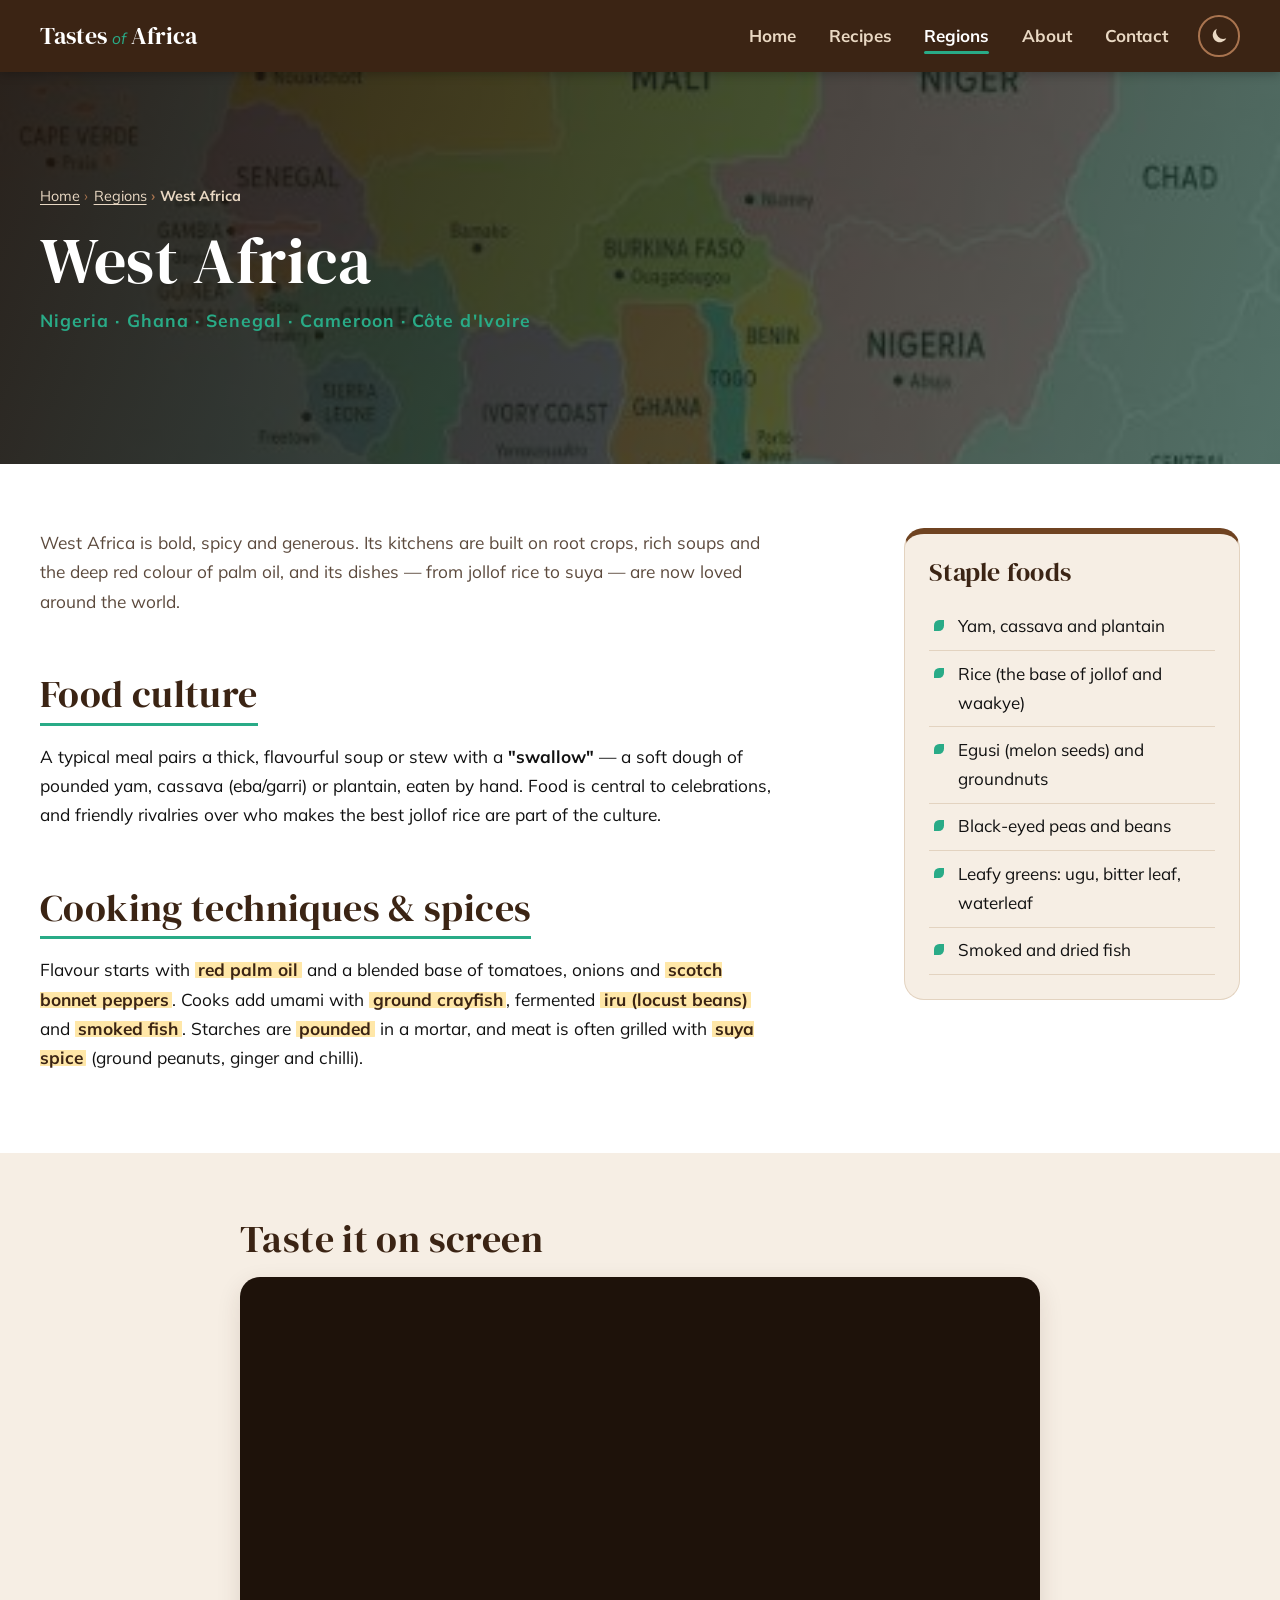
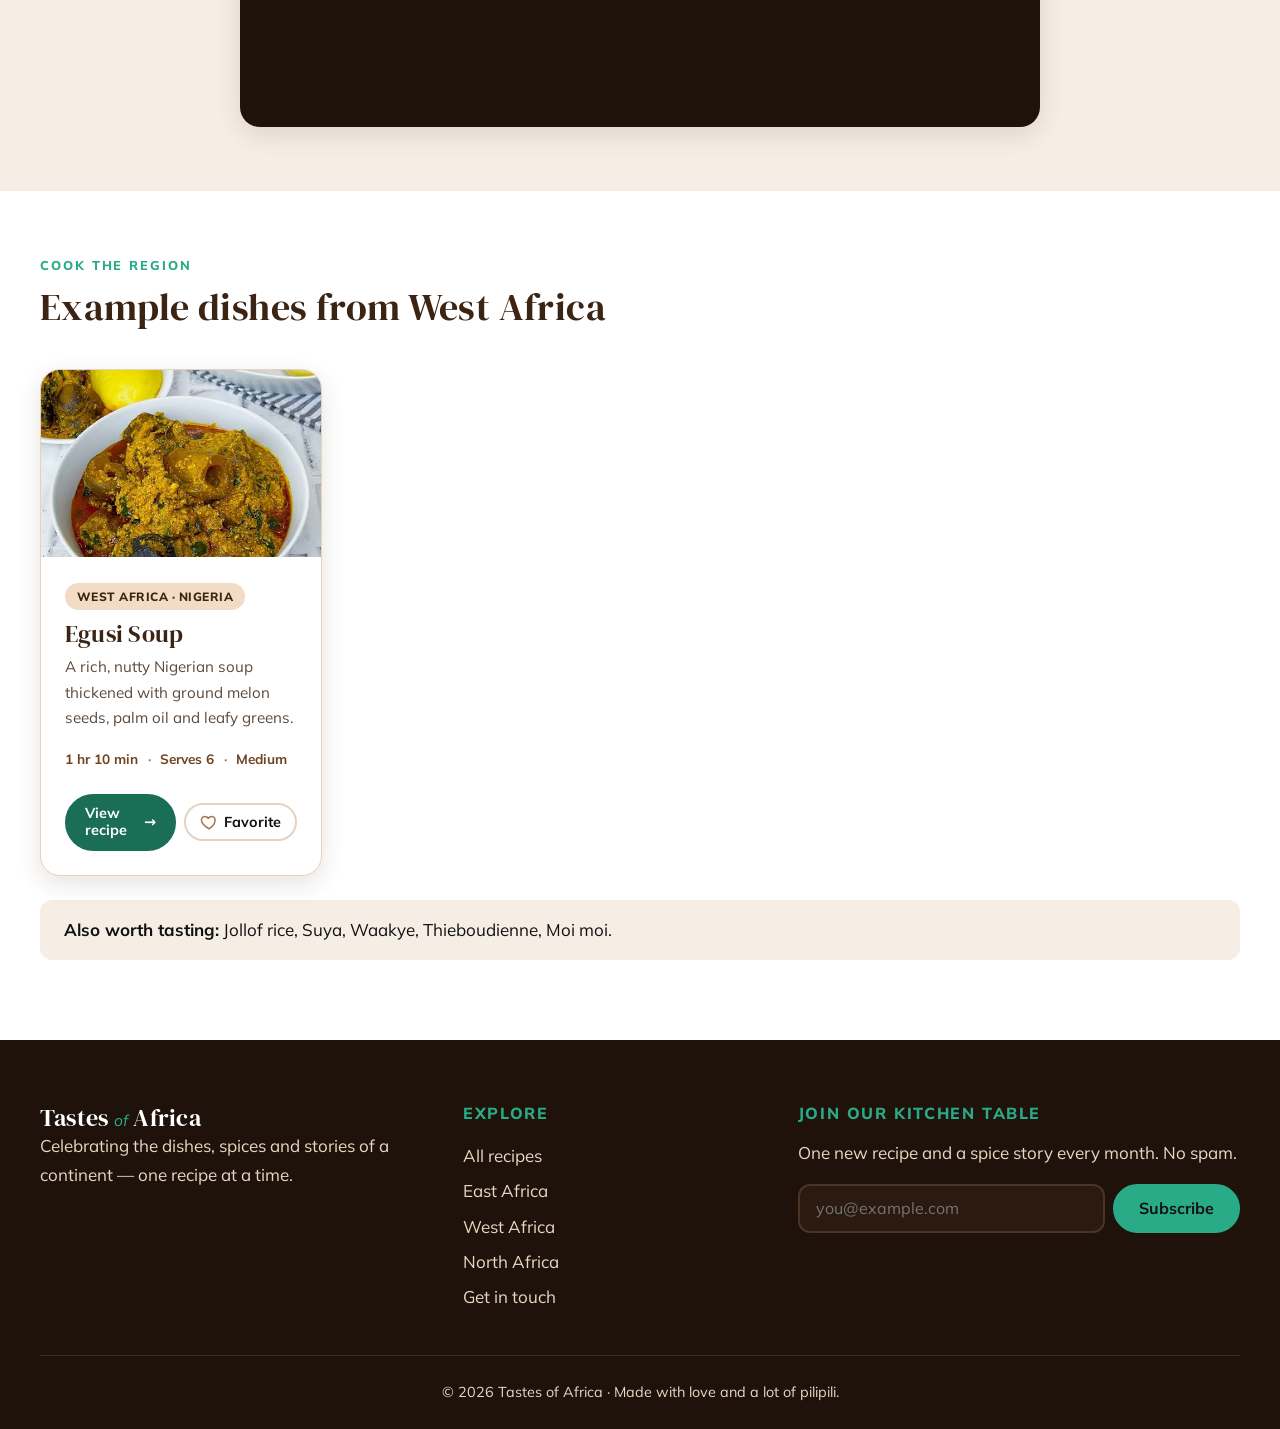
<file: regions/west-africa.html>
<!DOCTYPE html>
<html lang="en">
<head>
  <meta charset="UTF-8">
  <meta name="viewport" content="width=device-width, initial-scale=1.0">
  <meta name="description" content="Food culture, staples and cooking techniques of West Africa.">
  <title>West Africa | Tastes of Africa</title>
  <link rel="preconnect" href="https://fonts.googleapis.com">
  <link rel="preconnect" href="https://fonts.gstatic.com" crossorigin>
  <link href="https://fonts.googleapis.com/css2?family=DM+Serif+Display&family=Mulish:ital,wght@0,400;0,600;0,700;0,800;1,400&display=swap" rel="stylesheet">
  <link rel="stylesheet" href="../styles.css">
</head>
<body>
  <a class="skip-link" href="#main">Skip to main content</a>

  <header class="site-header">
    <div class="container header-inner">
      <a href="../index.html" class="logo" aria-label="Tastes of Africa – home">
        <span class="logo-text">Tastes <em>of</em> Africa</span>
      </a>

      <button class="nav-toggle" type="button" aria-expanded="false" aria-controls="site-nav" aria-label="Open menu">
        <span></span><span></span><span></span>
      </button>

      <nav id="site-nav" class="site-nav" aria-label="Main navigation">
        <ul>
        <li><a href="../index.html">Home</a></li>
        <li><a href="../recipes.html">Recipes</a></li>
        <li><a href="../regions.html" aria-current="page">Regions</a></li>
        <li><a href="../about.html">About</a></li>
        <li><a href="../contact.html">Contact</a></li>
        </ul>
      </nav>

      <button class="theme-toggle" type="button" aria-label="Switch to dark mode" title="Toggle dark / light mode">
        <svg class="icon-moon" viewBox="0 0 24 24" width="20" height="20" aria-hidden="true" focusable="false"><path d="M20.7 14.6A8.5 8.5 0 0 1 9.4 3.3 8.5 8.5 0 1 0 20.7 14.6z"/></svg>
        <svg class="icon-sun" viewBox="0 0 24 24" width="20" height="20" aria-hidden="true" focusable="false"><circle cx="12" cy="12" r="4.5"/><path d="M12 1.5v3M12 19.5v3M1.5 12h3M19.5 12h3M4.6 4.6l2.1 2.1M17.3 17.3l2.1 2.1M4.6 19.4l2.1-2.1M17.3 6.7l2.1-2.1"/></svg>
      </button>
    </div>
  </header>

  <main id="main">
    <section class="page-banner region-banner" style="--banner-img: url('../images/west-africa.jpg')" aria-labelledby="page-title">
      <div class="container">
        <nav class="breadcrumb" aria-label="Breadcrumb">
          <ol>
            <li><a href="../index.html">Home</a></li>
            <li><a href="../regions.html">Regions</a></li>
            <li aria-current="page">West Africa</li>
          </ol>
        </nav>
        <h1 id="page-title">West Africa</h1>
        <p class="region-countries">Nigeria · Ghana · Senegal · Cameroon · Côte d'Ivoire</p>
      </div>
    </section>

    <section class="section">
      <div class="container region-layout">
        <div class="region-text">
          <p class="lead">West Africa is bold, spicy and generous. Its kitchens are built on root crops, rich soups and the deep red colour of palm oil, and its dishes — from jollof rice to suya — are now loved around the world.</p>

          <h2>Food culture</h2>
          <p>A typical meal pairs a thick, flavourful soup or stew with a <strong>"swallow"</strong> — a soft dough of pounded yam, cassava (eba/garri) or plantain, eaten by hand. Food is central to celebrations, and friendly rivalries over who makes the best jollof rice are part of the culture.</p>

          <h2>Cooking techniques &amp; spices</h2>
          <p>Flavour starts with <mark>red palm oil</mark> and a blended base of tomatoes, onions and <mark>scotch bonnet peppers</mark>. Cooks add umami with <mark>ground crayfish</mark>, fermented <mark>iru (locust beans)</mark> and <mark>smoked fish</mark>. Starches are <mark>pounded</mark> in a mortar, and meat is often grilled with <mark>suya spice</mark> (ground peanuts, ginger and chilli).</p>
        </div>

        <aside class="staples-card" aria-labelledby="staples-title">
          <h2 id="staples-title">Staple foods</h2>
          <ul class="staples-list">
            <li>Yam, cassava and plantain</li>
            <li>Rice (the base of jollof and waakye)</li>
            <li>Egusi (melon seeds) and groundnuts</li>
            <li>Black-eyed peas and beans</li>
            <li>Leafy greens: ugu, bitter leaf, waterleaf</li>
            <li>Smoked and dried fish</li>
          </ul>
        </aside>
      </div>
    </section>

    <section class="section section-alt" aria-labelledby="video-title">
      <div class="container narrow">
        <h2 id="video-title">Taste it on screen</h2>
        <div class="video-wrapper">
          <iframe src="https://www.youtube.com/embed/qZ1vidSN41Q?si=pbmp87cE17JZFFAW" title="How to make Nigerian egusi soup" loading="lazy"
            allow="accelerometer; autoplay; clipboard-write; encrypted-media; gyroscope; picture-in-picture; web-share"
            referrerpolicy="strict-origin-when-cross-origin" allowfullscreen></iframe>
        </div>
      </div>
    </section>

    <section class="section" aria-labelledby="dishes-title">
      <div class="container">
        <header class="section-head">
          <p class="eyebrow">Cook the region</p>
          <h2 id="dishes-title">Example dishes from West Africa</h2>
        </header>
        <div class="recipe-grid">
        <article class="recipe-card reveal" data-region="west-africa" data-id="egusi">
          <img src="../images/egusi.jpg" alt="Egusi Soup – Melon Seed Soup with Greens" loading="lazy" width="1200" height="800">
          <div class="card-body">
            <span class="tag tag-west-africa">West Africa · Nigeria</span>
            <h3><a href="../recipes/egusi.html">Egusi Soup</a></h3>
            <p>A rich, nutty Nigerian soup thickened with ground melon seeds, palm oil and leafy greens.</p>
            <ul class="card-meta" aria-label="Recipe details">
              <li>1 hr 10 min</li>
              <li>Serves 6</li>
              <li>Medium</li>
            </ul>
          </div>
          <div class="card-actions">
            <a class="btn btn-small" href="../recipes/egusi.html">View recipe <span aria-hidden="true">→</span></a>
            <button class="fav-btn" type="button" data-id="egusi" aria-pressed="false" aria-label="Add Egusi Soup to favourites"><svg class="heart" viewBox="0 0 24 24" width="18" height="18" aria-hidden="true" focusable="false"><path d="M12 21s-7.5-4.6-9.6-9.2C.9 8.4 2.9 4.5 6.6 4.5c2.2 0 3.6 1.2 4.4 2.5.8-1.3 2.2-2.5 4.4-2.5 3.7 0 5.7 3.9 4.2 7.3C19.5 16.4 12 21 12 21z"/></svg> <span class="fav-label">Favorite</span></button>
          </div>
        </article>
        </div>
        <p class="more-dishes"><strong>Also worth tasting:</strong> Jollof rice, Suya, Waakye, Thieboudienne, Moi moi.</p>
      </div>
    </section>
  </main>

  <footer class="site-footer">
    <div class="container footer-grid">
      <section class="footer-brand" aria-labelledby="footer-title">
        <h2 id="footer-title" class="logo-text">Tastes <em>of</em> Africa</h2>
        <p>Celebrating the dishes, spices and stories of a continent — one recipe at a time.</p>
      </section>

      <nav class="footer-links" aria-label="Footer">
        <h3>Explore</h3>
        <ul>
          <li><a href="../recipes.html">All recipes</a></li>
          <li><a href="../regions/east-africa.html">East Africa</a></li>
          <li><a href="../regions/west-africa.html">West Africa</a></li>
          <li><a href="../regions/north-africa.html">North Africa</a></li>
          <li><a href="../contact.html">Get in touch</a></li>
        </ul>
      </nav>

      <section class="newsletter" aria-labelledby="newsletter-title">
        <h3 id="newsletter-title">Join our kitchen table</h3>
        <p>One new recipe and a spice story every month. No spam.</p>
        <form class="newsletter-form" id="newsletter-form">
          <label for="newsletter-email" class="visually-hidden">Email address</label>
          <input type="email" id="newsletter-email" name="newsletter-email" placeholder="you@example.com" required>
          <button type="submit" class="btn btn-accent">Subscribe</button>
        </form>
        <p class="newsletter-msg" aria-live="polite"></p>
      </section>
    </div>

    <div class="container footer-bottom">
      <p>&copy; <span id="year">2026</span> Tastes of Africa · Made with love and a lot of pilipili.</p>
    </div>
  </footer>
  <button class="back-to-top" type="button" aria-label="Back to top">↑</button>

  <script src="../script.js"></script>
</body>
</html>
</file>
<file: styles.css>
:root {
  --brown-950: #1e120a;
  --brown-900: #3b2414;
  --brown-700: #6f4321;
  --brown-500: #a9744f;
  --brown-200: #e9d8c3;
  --brown-100: #f6eee4;

  --green-900: #0f3d30;
  --green-700: #1b6e56;
  --green-500: #29ab87;
  --green-100: #dff3ec;

  --white: #ffffff;
  --black: #111111;

  --bg: var(--white);
  --bg-alt: var(--brown-100);
  --surface: var(--white);
  --text: var(--black);
  --text-muted: #5c4a3d;
  --heading: var(--brown-900);
  --primary: var(--green-700);
  --primary-hover: var(--green-900);
  --accent: var(--green-500);
  --border: #e3d3c0;
  --mark-bg: #ffe7a8;
  --mark-text: var(--brown-900);
  --error: #b3261e;
  --shadow: 0 0.5rem 1.5rem rgba(59, 36, 20, 0.12);
  --shadow-lg: 0 1rem 2.5rem rgba(59, 36, 20, 0.2);

--font-heading: "DM Serif Display", Georgia, "Times New Roman", serif;
--font-body: "Mulish", system-ui, -apple-system, "Segoe UI", sans-serif;

  --space-xs: 0.5rem;
  --space-sm: 1rem;
  --space-md: 1.5rem;
  --space-lg: 2.5rem;
  --space-xl: 4rem;

  --radius: 0.75rem;
  --radius-lg: 1.25rem;
  --max-width: 75rem;
  --header-h: 4.5rem;
}

:root[data-theme="dark"] {
  --bg: #17100b;
  --bg-alt: #22170f;
  --surface: #2b1d13;
  --text: #f3ebe2;
  --text-muted: #c9b6a3;
  --heading: #f6eee4;
  --primary: var(--green-500);
  --primary-hover: #3fd0a6;
  --accent: var(--green-500);
  --border: #4a3424;
  --mark-bg: #6f4321;
  --mark-text: #ffe7a8;
  --shadow: 0 0.5rem 1.5rem rgba(0, 0, 0, 0.45);
  --shadow-lg: 0 1rem 2.5rem rgba(0, 0, 0, 0.6);
  color-scheme: dark;
}

*,
*::before,
*::after {
  box-sizing: border-box;
}

html {
  font-size: 100%;
  scroll-behavior: smooth;
  scroll-padding-top: var(--header-h);
}

body {
  margin: 0;
  font-family: var(--font-body);
  font-size: 1.0625rem;
  line-height: 1.7;
  color: var(--text);
  background-color: var(--bg);
  transition: background-color 0.3s ease, color 0.3s ease;
}

h1, h2, h3 {
  font-family: var(--font-heading);
  font-weight: 400;
  color: var(--heading);
  line-height: 1.15;
  margin: 0 0 var(--space-sm);
  letter-spacing: 0.01em;
}

h1 { font-size: clamp(2.25rem, 5vw + 1rem, 4rem); }
h2 { font-size: clamp(1.6rem, 2.5vw + 0.8rem, 2.4rem); }
h3 { font-size: clamp(1.25rem, 1vw + 0.9rem, 1.5rem); }

p { margin: 0 0 var(--space-sm); }

img,
iframe {
  max-width: 100%;
  display: block;
}

img {
  height: auto;

  background-color: var(--brown-200);
}

a {
  color: var(--primary);
  text-decoration-thickness: 0.08em;
  text-underline-offset: 0.2em;
  transition: color 0.2s ease;
}

a:hover { color: var(--primary-hover); }

mark {
  background: linear-gradient(transparent 15%, var(--mark-bg) 15%, var(--mark-bg) 90%, transparent 90%);
  color: var(--mark-text);
  padding: 0 0.2em;
  border-radius: 0.2em;
  font-weight: 700;
}

ul, ol { padding-left: 1.25rem; }

:focus-visible {
  outline: 3px solid var(--accent);
  outline-offset: 3px;
}

.container {
  width: min(100% - 2rem, var(--max-width));
  margin-inline: auto;
}

.narrow { max-width: 50rem; }

.hidden { display: none !important; }

.visually-hidden {
  position: absolute;
  width: 1px;
  height: 1px;
  overflow: hidden;
  clip: rect(0 0 0 0);
  white-space: nowrap;
}

.muted { color: var(--text-muted); font-size: 0.9em; font-weight: 400; }

.skip-link {
  position: absolute;
  left: 1rem;
  top: -3rem;
  background: var(--primary);
  color: var(--white);
  padding: 0.5rem 1rem;
  border-radius: var(--radius);
  z-index: 200;
}
.skip-link:focus { top: 1rem; }

.eyebrow {
  text-transform: uppercase;
  letter-spacing: 0.15em;
  font-size: 0.8rem;
  font-weight: 800;
  color: var(--accent);
  margin-bottom: var(--space-xs);
}

.lead {
  font-size: clamp(1.05rem, 0.5vw + 1rem, 1.25rem);
  color: var(--text-muted);
}

.btn {
  display: inline-flex;
  align-items: center;
  justify-content: center;
  gap: 0.4rem;
  padding: 0.8rem 1.5rem;
  border: 2px solid var(--primary);
  border-radius: 999px;
  background: var(--primary);
  color: var(--white);
  font: 700 1rem/1.2 var(--font-body);
  text-decoration: none;
  cursor: pointer;
  transition: background-color 0.2s ease, transform 0.2s ease, box-shadow 0.2s ease;
}

.btn:hover {
  background: var(--primary-hover);
  border-color: var(--primary-hover);
  color: var(--white);
  transform: translateY(-2px);
  box-shadow: var(--shadow);
}

.btn-accent {
  background: var(--green-500);
  border-color: var(--green-500);
  color: var(--black);
}
.btn-accent:hover { background: #3fd0a6; border-color: #3fd0a6; color: var(--black); }

.btn-ghost {
  background: transparent;
  border-color: var(--white);
  color: var(--white);
}
.btn-ghost:hover { background: var(--white); border-color: var(--white); color: var(--brown-900); }

.btn-small { padding: 0.55rem 1.1rem; font-size: 0.9rem; }
.btn-block { width: 100%; }

.text-link {
  font-weight: 800;
  text-decoration: none;
}
.text-link:hover { text-decoration: underline; }

.tag {
  display: inline-block;
  padding: 0.2rem 0.75rem;
  border-radius: 999px;
  font-size: 0.75rem;
  font-weight: 800;
  letter-spacing: 0.04em;
  text-transform: uppercase;
  text-decoration: none;
  background: var(--green-100);
  color: var(--green-900);
}
.tag-west-africa  { background: #f3dcc6; color: var(--brown-900); }
.tag-north-africa { background: var(--brown-200); color: var(--brown-700); }
:root[data-theme="dark"] .tag { filter: brightness(0.9); }

.site-header {
  position: sticky;
  top: 0;
  z-index: 100;
  background: var(--brown-900);
  color: var(--white);
  box-shadow: 0 2px 10px rgba(0, 0, 0, 0.25);
}

.header-inner {
  display: flex;
  align-items: center;
  justify-content: space-between;
  gap: var(--space-sm);
  min-height: var(--header-h);
}

.logo {
  display: flex;
  align-items: center;
  gap: 0.5rem;
  text-decoration: none;
  color: var(--white);
}
.logo:hover { color: var(--white); }

.logo-text {
  font-family: var(--font-heading);
  font-size: 1.5rem;
  color: var(--white);
  margin: 0;
}
.logo-text em {
  font-family: var(--font-body);
  font-style: italic;
  font-size: 0.65em;
  color: var(--green-500);
}

.site-nav { margin-left: auto; }

.site-nav ul {
  display: flex;
  gap: 0.25rem;
  list-style: none;
  margin: 0;
  padding: 0;
}

.site-nav a {
  position: relative;
  display: block;
  padding: 0.5rem 0.9rem;
  color: var(--brown-200);
  font-weight: 700;
  text-decoration: none;
  border-radius: var(--radius);
}

.site-nav a::after {
  content: "";
  position: absolute;
  left: 0.9rem;
  right: 0.9rem;
  bottom: 0.3rem;
  height: 3px;
  border-radius: 3px;
  background: var(--green-500);
  transform: scaleX(0);
  transform-origin: left;
  transition: transform 0.25s ease;
}

.site-nav a:hover,
.site-nav a[aria-current="page"] { color: var(--white); }

.site-nav a:hover::after,
.site-nav a[aria-current="page"]::after { transform: scaleX(1); }

.theme-toggle {
  flex-shrink: 0;
  display: grid;
  place-items: center;
  padding: 0;
  color: var(--brown-200);
  width: 2.6rem;
  height: 2.6rem;
  border: 2px solid var(--brown-500);
  border-radius: 50%;
  background: transparent;
  font-size: 1.1rem;
  cursor: pointer;
  transition: background-color 0.2s ease, transform 0.3s ease;
}
.theme-toggle:hover { background: var(--brown-700); color: var(--white); transform: rotate(20deg); }
.theme-toggle svg { fill: currentColor; stroke: currentColor; stroke-width: 0; }
.theme-toggle .icon-sun { stroke-width: 2; stroke-linecap: round; }
.theme-toggle .icon-sun,
:root[data-theme="dark"] .theme-toggle .icon-moon { display: none; }
:root[data-theme="dark"] .theme-toggle .icon-sun { display: block; color: #ffe7a8; }

.nav-toggle {
  display: none;
  flex-direction: column;
  justify-content: center;
  gap: 5px;
  width: 2.6rem;
  height: 2.6rem;
  padding: 0.5rem;
  margin-left: auto;
  border: 0;
  border-radius: var(--radius);
  background: transparent;
  cursor: pointer;
}
.nav-toggle span {
  display: block;
  height: 3px;
  border-radius: 2px;
  background: var(--white);
  transition: transform 0.3s ease, opacity 0.3s ease;
}
.nav-toggle[aria-expanded="true"] span:nth-child(1) { transform: translateY(8px) rotate(45deg); }
.nav-toggle[aria-expanded="true"] span:nth-child(2) { opacity: 0; }
.nav-toggle[aria-expanded="true"] span:nth-child(3) { transform: translateY(-8px) rotate(-45deg); }

.hero {
  position: relative;
  color: var(--white);
  padding: clamp(3rem, 8vw, 6rem) 0;
  min-height: 80vh;
  display: flex;
  align-items: center;

  background:
    linear-gradient(110deg, rgba(30, 18, 10, 0.92) 0%, rgba(59, 36, 20, 0.78) 45%, rgba(15, 61, 48, 0.55) 100%),
    url("images/hero.jpg") center / cover no-repeat;
  background-color: var(--brown-900);
}

.hero-inner {
  display: grid;
  grid-template-columns: 1.1fr 1fr;
  gap: var(--space-lg);
  align-items: center;
}

.hero h1 { color: var(--white); }
.hero h1 span { color: var(--green-500); display: block; }
.hero .lead { color: var(--brown-200); max-width: 36rem; }
.hero .eyebrow { color: var(--green-500); }
.hero mark { --mark-bg: rgba(41, 171, 135, 0.35); --mark-text: var(--white); }

.hero-actions {
  display: flex;
  flex-wrap: wrap;
  gap: var(--space-sm);
  margin-top: var(--space-md);
}

.hero-video .video-wrapper {
  border: 4px solid rgba(255, 255, 255, 0.15);
  box-shadow: var(--shadow-lg);
}

.video-caption {
  margin-top: var(--space-xs);
  font-size: 0.9rem;
  color: var(--brown-200);
}

.video-wrapper {
  position: relative;
  aspect-ratio: 16 / 9;
  border-radius: var(--radius-lg);
  overflow: hidden;
  background: var(--brown-950);
  box-shadow: var(--shadow);
}
.video-wrapper iframe {
  position: absolute;
  inset: 0;
  width: 100%;
  height: 100%;
  border: 0;
}

.video-link {
  margin: 0.6rem 0 0;
  font-size: 0.9rem;
}
.video-link a { font-weight: 700; }
.hero .video-link a { color: var(--green-500); }
.hero .video-link a:hover { color: var(--white); }

.video-notice {
  position: absolute;
  inset: 0;
  z-index: 1;
  display: flex;
  flex-direction: column;
  justify-content: center;
  align-items: center;
  gap: 0.4rem;
  padding: var(--space-md);
  text-align: center;
  background: rgba(30, 18, 10, 0.92);
  color: var(--brown-200);
  font-size: 0.95rem;
}
.video-notice strong { color: var(--white); font-size: 1.05rem; }

.map-wrapper {
  aspect-ratio: 16 / 10;
  border-radius: var(--radius-lg);
  overflow: hidden;
  border: 1px solid var(--border);
  box-shadow: var(--shadow);
}
.map-wrapper iframe {
  width: 100%;
  height: 100%;
  border: 0;

  filter: sepia(0.25) saturate(0.9);
}
:root[data-theme="dark"] .map-wrapper iframe { filter: invert(0.9) hue-rotate(180deg) saturate(0.6); }

.section { padding: var(--space-xl) 0; }
.section-alt { background: var(--bg-alt); }

.section-head {
  max-width: 40rem;
  margin-bottom: var(--space-lg);
}
.section-head p:last-child { color: var(--text-muted); }

.dish-grid {
  display: grid;
  grid-template-columns: repeat(auto-fit, minmax(15rem, 1fr));
  gap: var(--space-md);
}

.dish-card {
  margin: 0;
  display: flex;
  flex-direction: column;
  background: var(--surface);
  border-radius: var(--radius-lg);
  overflow: hidden;
  box-shadow: var(--shadow);
  border: 1px solid var(--border);
  transition: transform 0.3s ease, box-shadow 0.3s ease;
}
.dish-card:hover { transform: translateY(-6px); box-shadow: var(--shadow-lg); }

.dish-card img {
  aspect-ratio: 4 / 3;
  object-fit: cover;
  width: 100%;
}

.dish-card figcaption {
  display: flex;
  flex-direction: column;
  align-items: flex-start;
  gap: 0.4rem;
  padding: var(--space-md);
  flex: 1;
}
.dish-card figcaption h3 { margin: 0.25rem 0 0; }
.dish-card figcaption p { font-size: 0.95rem; color: var(--text-muted); flex: 1; }

.region-grid {
  display: grid;
  grid-template-columns: repeat(auto-fit, minmax(16rem, 1fr));
  gap: var(--space-md);
}

.region-link {
  position: relative;
  display: block;
  border-radius: var(--radius-lg);
  overflow: hidden;
  min-height: 18rem;
  color: var(--white);
  text-decoration: none;
  box-shadow: var(--shadow);
}
.region-link img {
  position: absolute;
  inset: 0;
  width: 100%;
  height: 100%;
  object-fit: cover;
  transition: transform 0.6s ease;
}
.region-link::after {
  content: "";
  position: absolute;
  inset: 0;
  background: linear-gradient(to top, rgba(15, 61, 48, 0.95), rgba(30, 18, 10, 0.15) 70%);
}
.region-link:hover { color: var(--white); }
.region-link:hover img { transform: scale(1.08); }

.region-link-text {
  position: absolute;
  inset: auto 0 0 0;
  z-index: 1;
  display: flex;
  flex-direction: column;
  gap: 0.25rem;
  padding: var(--space-md);
}
.region-link-text strong { font-family: var(--font-heading); font-size: 1.75rem; font-weight: 400; }
.region-link-text span { color: var(--brown-200); font-size: 0.95rem; }

.trends-grid {
  display: grid;
  grid-template-columns: repeat(auto-fit, minmax(17rem, 1fr));
  gap: var(--space-md);
}

.trend {
  padding: var(--space-md);
  background: var(--surface);
  border-left: 5px solid var(--accent);
  border-radius: var(--radius);
  box-shadow: var(--shadow);
}
.trend-meta {
  font-size: 0.8rem;
  font-weight: 800;
  text-transform: uppercase;
  letter-spacing: 0.08em;
  color: var(--brown-500);
}

.page-banner {
  padding: clamp(3rem, 7vw, 5rem) 0;
  background:
    radial-gradient(circle at 85% 20%, rgba(41, 171, 135, 0.35), transparent 45%),
    linear-gradient(135deg, var(--brown-900), var(--brown-700));
  color: var(--white);
}
.page-banner h1 { color: var(--white); margin-bottom: var(--space-xs); }
.page-banner .lead { color: var(--brown-200); max-width: 42rem; }
.page-banner .eyebrow { color: var(--green-500); }
.page-banner mark { --mark-bg: rgba(41, 171, 135, 0.35); --mark-text: var(--white); }

.breadcrumb ol {
  display: flex;
  flex-wrap: wrap;
  gap: 0.25rem;
  list-style: none;
  padding: 0;
  margin: var(--space-md) 0 var(--space-sm);
  font-size: 0.9rem;
}
.breadcrumb li + li::before { content: "›"; margin-right: 0.35rem; color: var(--brown-500); }
.breadcrumb [aria-current] { font-weight: 700; }
.page-banner .breadcrumb ol { margin-top: 0; }
.page-banner .breadcrumb a,
.page-banner .breadcrumb li { color: var(--brown-200); }

.filter-bar {
  display: flex;
  flex-wrap: wrap;
  gap: 0.6rem;
  margin-bottom: var(--space-sm);
}

.filter-btn {
  padding: 0.6rem 1.2rem;
  border: 2px solid var(--border);
  border-radius: 999px;
  background: var(--surface);
  color: var(--text);
  font: 700 0.95rem var(--font-body);
  cursor: pointer;
  transition: all 0.2s ease;
}
.filter-btn:hover { border-color: var(--primary); color: var(--primary); }
.filter-btn.active {
  background: var(--brown-900);
  border-color: var(--brown-900);
  color: var(--white);
}
:root[data-theme="dark"] .filter-btn.active { background: var(--green-500); border-color: var(--green-500); color: var(--black); }

.filter-status {
  font-size: 0.9rem;
  color: var(--text-muted);
  margin-bottom: var(--space-md);
}

.recipe-grid {
  display: grid;
  grid-template-columns: repeat(auto-fill, minmax(17rem, 1fr));
  gap: var(--space-md);
}

.recipe-card {
  display: flex;
  flex-direction: column;
  background: var(--surface);
  border: 1px solid var(--border);
  border-radius: var(--radius-lg);
  overflow: hidden;
  box-shadow: var(--shadow);
  transition: transform 0.3s ease, box-shadow 0.3s ease;
}
.recipe-card:hover { transform: translateY(-5px); box-shadow: var(--shadow-lg); }

.recipe-card img {
  width: 100%;
  aspect-ratio: 3 / 2;
  object-fit: cover;
}

.card-body {
  padding: var(--space-md) var(--space-md) 0;
  flex: 1;
}
.card-body h3 { margin: 0.6rem 0 0.4rem; }
.card-body h3 a { color: var(--heading); text-decoration: none; }
.card-body h3 a:hover { color: var(--primary); }
.card-body p { font-size: 0.95rem; color: var(--text-muted); }

.card-meta {
  display: flex;
  flex-wrap: wrap;
  gap: 0.4rem 0;
  list-style: none;
  padding: 0;
  margin: 0;
  font-size: 0.85rem;
  font-weight: 700;
  color: var(--brown-700);
}
.card-meta li + li::before { content: "·"; margin: 0 0.6rem; color: var(--brown-500); }
:root[data-theme="dark"] .card-meta { color: var(--brown-500); }

.card-actions {
  display: flex;
  justify-content: space-between;
  align-items: center;
  gap: 0.5rem;
  padding: var(--space-md);
}

.fav-btn {
  display: inline-flex;
  align-items: center;
  gap: 0.35rem;
  padding: 0.5rem 0.9rem;
  border: 2px solid var(--border);
  border-radius: 999px;
  background: transparent;
  color: var(--text);
  font: 700 0.9rem var(--font-body);
  cursor: pointer;
  transition: all 0.2s ease;
}
.fav-btn .heart {
  flex-shrink: 0;
  fill: none;
  stroke: var(--brown-500);
  stroke-width: 2;
  stroke-linejoin: round;
  transition: fill 0.2s ease, stroke 0.2s ease, transform 0.2s ease;
}
.fav-btn:hover { border-color: #d62839; }
.fav-btn:hover .heart { stroke: #d62839; }

.fav-btn.is-fav {
  border-color: #d62839;
  background: #fde8ea;
  color: #a4161a;
}
.fav-btn.is-fav .heart { fill: #d62839; stroke: #d62839; animation: pop 0.35s ease; }
:root[data-theme="dark"] .fav-btn.is-fav { background: rgba(214, 40, 57, 0.18); color: #ff8a95; }

.empty-state {
  padding: var(--space-lg);
  text-align: center;
  border: 2px dashed var(--border);
  border-radius: var(--radius-lg);
  color: var(--text-muted);
}

.recipe-hero {
  display: grid;
  grid-template-columns: 1fr 1.1fr;
  gap: var(--space-lg);
  align-items: center;
  padding-bottom: var(--space-lg);
}
.recipe-hero h1 { margin: 0.75rem 0 0; }

.recipe-subtitle {
  font-size: 1.2rem;
  font-weight: 700;
  color: var(--accent);
}

.recipe-facts {
  display: flex;
  flex-wrap: wrap;
  gap: var(--space-sm);
  list-style: none;
  padding: 0;
  margin: var(--space-md) 0;
}
.recipe-facts li {
  display: flex;
  flex-direction: column;
  padding: 0.6rem 1rem;
  background: var(--bg-alt);
  border-radius: var(--radius);
  border: 1px solid var(--border);
}
.recipe-facts span { font-size: 0.75rem; text-transform: uppercase; letter-spacing: 0.08em; color: var(--text-muted); }
.recipe-facts strong { font-size: 1.05rem; }

.recipe-figure { margin: 0; }
.recipe-figure img {
  width: 100%;
  aspect-ratio: 3 / 2;
  object-fit: cover;
  border-radius: var(--radius-lg);
  box-shadow: var(--shadow-lg);
}
.recipe-figure figcaption {
  margin-top: 0.6rem;
  font-size: 0.9rem;
  font-style: italic;
  color: var(--text-muted);
}

.recipe-about {
  max-width: 50rem;
  padding: var(--space-lg) 0;
  border-top: 1px solid var(--border);
}

.recipe-layout {
  display: grid;
  grid-template-columns: minmax(16rem, 22rem) 1fr;
  gap: var(--space-lg);
  align-items: start;
  padding-bottom: var(--space-xl);
}

.recipe-main {
  display: grid;
  gap: var(--space-lg);
  min-width: 0;
}

.ingredients-card {
  position: sticky;
  top: calc(var(--header-h) + 1rem);
  padding: var(--space-md);
  background: var(--green-900);
  color: var(--white);
  border-radius: var(--radius-lg);
  box-shadow: var(--shadow-lg);
}
.ingredients-card h2 { color: var(--white); font-size: 1.75rem; }

.ingredients-list {
  list-style: none;
  padding: 0;
  margin: var(--space-sm) 0;
}
.ingredients-list li {
  position: relative;
  padding: 0.55rem 0 0.55rem 1.6rem;
  border-bottom: 1px dashed rgba(255, 255, 255, 0.2);
  font-size: 0.97rem;
  line-height: 1.5;
}
.ingredients-list li::before {
  content: "";
  position: absolute;
  left: 0.2rem;
  top: 1rem;
  width: 0.6rem;
  height: 0.6rem;
  border-radius: 50%;
  background: var(--green-500);
}
.qty {
  font-weight: 800;
  color: #ffe7a8;
  transition: color 0.3s ease;
}
.qty.updated { animation: flash 0.6s ease; }

.serve-with { font-size: 0.92rem; color: var(--green-100); margin: 0; }

.scaler {
  display: flex;
  align-items: center;
  justify-content: space-between;
  gap: 0.75rem;
  padding: 0.6rem 0.8rem;
  background: rgba(255, 255, 255, 0.08);
  border-radius: var(--radius);
}
.scaler label { font-weight: 800; }
.scaler-controls { display: flex; align-items: center; gap: 0.4rem; }
.scaler-btn {
  width: 2.2rem;
  height: 2.2rem;
  border: 0;
  border-radius: 50%;
  background: var(--green-500);
  color: var(--black);
  font-size: 1.25rem;
  font-weight: 800;
  cursor: pointer;
  transition: transform 0.15s ease;
}
.scaler-btn:hover { transform: scale(1.1); }
.scaler input {
  width: 3.5rem;
  padding: 0.35rem;
  text-align: center;
  border: 2px solid transparent;
  border-radius: 0.5rem;
  font: 800 1rem var(--font-body);
}

.hint { color: var(--text-muted); font-size: 0.9rem; }

.step {
  margin-bottom: 0.75rem;
  background: var(--surface);
  border: 1px solid var(--border);
  border-radius: var(--radius);
  overflow: hidden;
  transition: box-shadow 0.2s ease;
}
.step[open] { box-shadow: var(--shadow); border-color: var(--accent); }

.step summary {
  display: flex;
  align-items: center;
  gap: 0.8rem;
  padding: 1rem 1.2rem;
  font-weight: 800;
  font-size: 1.05rem;
  cursor: pointer;
  list-style: none;
  background: var(--bg-alt);
}
.step summary::-webkit-details-marker { display: none; }
.step summary::after {
  content: "+";
  margin-left: auto;
  font-size: 1.4rem;
  color: var(--primary);
  transition: transform 0.25s ease;
}
.step[open] summary::after { transform: rotate(45deg); }
.step summary:hover { color: var(--primary); }

.step-num {
  display: grid;
  place-items: center;
  flex-shrink: 0;
  width: 2rem;
  height: 2rem;
  border-radius: 50%;
  background: var(--brown-900);
  color: var(--white);
  font-size: 0.9rem;
}
:root[data-theme="dark"] .step-num { background: var(--green-500); color: var(--black); }

.step ol { margin: 0; padding: 1rem 1.25rem 1rem 3.2rem; }
.step li { margin-bottom: 0.5rem; }
.step li::marker { color: var(--accent); font-weight: 800; }

.nutrition-table {
  width: 100%;
  max-width: 32rem;
  border-collapse: collapse;
  background: var(--surface);
  border-radius: var(--radius);
  overflow: hidden;
  box-shadow: var(--shadow);
}
.nutrition-table caption {
  caption-side: bottom;
  padding-top: 0.5rem;
  font-size: 0.85rem;
  color: var(--text-muted);
  text-align: left;
}
.nutrition-table th,
.nutrition-table td {
  padding: 0.75rem 1rem;
  text-align: left;
  border-bottom: 1px solid var(--border);
}
.nutrition-table thead th {
  background: var(--brown-900);
  color: var(--white);
  font-size: 0.85rem;
  text-transform: uppercase;
  letter-spacing: 0.08em;
}
.nutrition-table tbody tr:nth-child(even) { background: var(--bg-alt); }
.nutrition-table tbody tr:hover { background: var(--green-100); }
:root[data-theme="dark"] .nutrition-table tbody tr:hover { background: #24453a; }
.nutrition-table td { font-weight: 700; }

.recipe-pager {
  display: grid;
  grid-template-columns: repeat(3, 1fr);
  gap: var(--space-sm);
  padding-bottom: var(--space-xl);
}
.pager-link {
  display: flex;
  flex-direction: column;
  padding: var(--space-sm) var(--space-md);
  background: var(--bg-alt);
  border: 1px solid var(--border);
  border-radius: var(--radius);
  text-decoration: none;
  transition: border-color 0.2s ease, transform 0.2s ease;
}
.pager-link:hover { border-color: var(--accent); transform: translateY(-2px); }
.pager-link span { font-size: 0.8rem; color: var(--text-muted); }
.pager-link strong { color: var(--heading); }
.pager-all { text-align: center; }
.pager-next { text-align: right; }

.region-banner {
  background:
    linear-gradient(110deg, rgba(30, 18, 10, 0.92), rgba(15, 61, 48, 0.65)),
    var(--banner-img) center / cover no-repeat,
    var(--brown-900);
  padding: clamp(3rem, 9vw, 7rem) 0;
}

.region-countries {
  font-weight: 700;
  letter-spacing: 0.06em;
  color: var(--green-500);
}
.region-banner .region-countries { font-size: 1.1rem; }

.region-layout {
  display: grid;
  grid-template-columns: 1fr minmax(16rem, 21rem);
  gap: var(--space-lg);
  align-items: start;
}

.region-text { max-width: 46rem; }
.region-text h2 {
  margin-top: var(--space-lg);
  padding-bottom: 0.4rem;
  border-bottom: 3px solid var(--accent);
  display: inline-block;
}
.region-text p { font-size: 1.08rem; }

.staples-card {
  padding: var(--space-md);
  background: var(--bg-alt);
  border: 1px solid var(--border);
  border-top: 6px solid var(--brown-700);
  border-radius: var(--radius-lg);
}
.staples-card h2 { font-size: 1.6rem; }
.staples-list { list-style: none; padding: 0; margin: 0; }
.staples-list li {
  padding: 0.55rem 0 0.55rem 1.8rem;
  border-bottom: 1px solid var(--border);
  position: relative;
}
.staples-list li::before {
  content: "";
  position: absolute;
  left: 0.3rem;
  top: 1.05rem;
  width: 0.65rem;
  height: 0.65rem;
  border-radius: 50% 0;
  background: var(--green-500);
}

.more-dishes {
  margin-top: var(--space-md);
  padding: var(--space-sm) var(--space-md);
  background: var(--bg-alt);
  border-radius: var(--radius);
}

.region-overview-list { display: grid; gap: var(--space-lg); }

.region-overview {
  display: grid;
  grid-template-columns: minmax(0, 1fr) minmax(0, 1.2fr);
  background: var(--surface);
  border: 1px solid var(--border);
  border-radius: var(--radius-lg);
  overflow: hidden;
  box-shadow: var(--shadow);
}
.region-overview:nth-child(even) img { order: 2; }
.region-overview img { width: 100%; height: 100%; min-height: 16rem; object-fit: cover; }
.region-overview-body {
  display: flex;
  flex-direction: column;
  align-items: flex-start;
  justify-content: center;
  gap: 0.4rem;
  padding: var(--space-lg);
}
.region-overview-body h2 { margin: 0; }

.mission {
  display: grid;
  grid-template-columns: 1.3fr 1fr;
  gap: var(--space-lg);
  align-items: center;
}
.mission-text { max-width: 40rem; }
.mission-quote {
  margin: 0 0 var(--space-md);
  padding: var(--space-md) var(--space-md) var(--space-md) var(--space-lg);
  position: relative;
  background: var(--green-100);
  border-left: 6px solid var(--green-700);
  border-radius: var(--radius);
}
.mission-quote::before {
  content: "\201C";
  position: absolute;
  left: 0.6rem;
  top: -0.6rem;
  font-family: var(--font-heading);
  font-size: 4.5rem;
  color: var(--green-500);
}
.mission-quote p {
  margin: 0;
  font-family: var(--font-heading);
  font-size: clamp(1.25rem, 1.5vw + 0.8rem, 1.65rem);
  line-height: 1.4;
  color: var(--green-900);
}
:root[data-theme="dark"] .mission-quote { background: #1d3b31; }
:root[data-theme="dark"] .mission-quote p { color: var(--green-100); }

.mission-figure { margin: 0; }
.mission-figure img {
  width: 100%;
  aspect-ratio: 9 / 10;
  object-fit: cover;
  border-radius: var(--radius-lg);
  box-shadow: var(--shadow-lg);
}
.mission-figure figcaption { margin-top: 0.5rem; font-size: 0.9rem; font-style: italic; color: var(--text-muted); }

.timeline {
  list-style: none;
  padding: 0;
  margin: var(--space-lg) 0 0;
  border-left: 3px solid var(--brown-500);
}
.timeline li {
  position: relative;
  padding: 0 0 var(--space-lg) var(--space-lg);
}
.timeline li::before {
  content: "";
  position: absolute;
  left: -0.7rem;
  top: 0.4rem;
  width: 1.1rem;
  height: 1.1rem;
  border-radius: 50%;
  background: var(--green-500);
  border: 3px solid var(--bg-alt);
}

.landmark {
  display: grid;
  grid-template-columns: 1fr 1.4fr;
  gap: var(--space-lg);
  align-items: center;
}

.contact-layout {
  display: grid;
  grid-template-columns: 1.6fr 1fr;
  gap: var(--space-lg);
  align-items: start;
}

.contact-form,
.form-success {
  padding: var(--space-lg);
  background: var(--surface);
  border: 1px solid var(--border);
  border-radius: var(--radius-lg);
  box-shadow: var(--shadow);
}

.form-row {
  display: grid;
  grid-template-columns: 1fr 1fr;
  gap: var(--space-md);
}

.form-group {
  display: flex;
  flex-direction: column;
  gap: 0.35rem;
  margin-bottom: var(--space-sm);
}
.form-group label { font-weight: 800; color: var(--heading); }

.contact-form input,
.contact-form select,
.contact-form textarea,
.newsletter-form input {
  width: 100%;
  padding: 0.8rem 1rem;
  font: 400 1rem var(--font-body);
  color: var(--text);
  background: var(--bg);
  border: 2px solid var(--border);
  border-radius: var(--radius);
  transition: border-color 0.2s ease, box-shadow 0.2s ease;
}
.contact-form textarea { resize: vertical; min-height: 9rem; }

.contact-form select {
  appearance: none;
  cursor: pointer;
  background-image: linear-gradient(45deg, transparent 50%, var(--brown-700) 50%),
                    linear-gradient(135deg, var(--brown-700) 50%, transparent 50%);
  background-position: calc(100% - 1.2rem) 50%, calc(100% - 0.85rem) 50%;
  background-size: 0.35rem 0.35rem;
  background-repeat: no-repeat;
}

.contact-form input:focus,
.contact-form select:focus,
.contact-form textarea:focus,
.newsletter-form input:focus,
.scaler input:focus {
  outline: none;
  border-color: var(--green-500);
  box-shadow: 0 0 0 4px rgba(41, 171, 135, 0.3);
}

.contact-form .invalid {
  border-color: var(--error);
  box-shadow: 0 0 0 4px rgba(179, 38, 30, 0.15);
}
.field-error {
  min-height: 1.2em;
  margin: 0;
  font-size: 0.85rem;
  font-weight: 700;
  color: var(--error);
}
:root[data-theme="dark"] .field-error { color: #ff8a80; }

.message-footer {
  display: flex;
  justify-content: space-between;
  gap: 1rem;
}
.char-count { font-size: 0.85rem; color: var(--text-muted); white-space: nowrap; }
.char-count.ok { color: var(--primary); font-weight: 700; }

.form-success {
  text-align: center;
  animation: fadeUp 0.5s ease;
}
.form-success:focus { outline: none; }
.success-icon {
  display: inline-grid;
  place-items: center;
  width: 4rem;
  height: 4rem;
  margin-bottom: var(--space-sm);
  border-radius: 50%;
  background: var(--green-500);
  color: var(--white);
}
.success-icon svg { fill: none; stroke: currentColor; stroke-width: 3; stroke-linecap: round; stroke-linejoin: round; }

.contact-info {
  padding: var(--space-lg);
  background: var(--brown-900);
  color: var(--brown-200);
  border-radius: var(--radius-lg);
}
.contact-info h2 { color: var(--white); font-size: 1.6rem; }
.contact-list { list-style: none; padding: 0; margin: 0 0 var(--space-md); }
.contact-list li { display: flex; flex-direction: column; padding: 0.4rem 0; color: var(--white); }
.contact-label {
  font-size: 0.75rem;
  font-weight: 800;
  text-transform: uppercase;
  letter-spacing: 0.1em;
  color: var(--green-500);
}

.site-footer {
  background: var(--brown-950);
  color: var(--brown-200);
  padding-top: var(--space-xl);
}

.footer-grid {
  display: grid;
  grid-template-columns: 1.3fr 1fr 1.5fr;
  gap: var(--space-lg);
  padding-bottom: var(--space-lg);
}

.site-footer h3 {
  font-family: var(--font-body);
  font-weight: 800;
  font-size: 1rem;
  text-transform: uppercase;
  letter-spacing: 0.1em;
  color: var(--green-500);
}

.footer-links ul { list-style: none; padding: 0; margin: 0; }
.footer-links a {
  display: inline-block;
  padding: 0.2rem 0;
  color: var(--brown-200);
  text-decoration: none;
  transition: color 0.2s ease, transform 0.2s ease;
}
.footer-links a:hover { color: var(--white); transform: translateX(4px); }

.newsletter-form {
  display: flex;
  gap: 0.5rem;
}
.newsletter-form input {
  flex: 1;
  min-width: 0;
  background: #2a1a10;
  border-color: #4a3424;
  color: var(--white);
}
.newsletter-msg { min-height: 1.5em; margin-top: 0.5rem; font-weight: 700; color: var(--green-500); }
.newsletter-msg.error { color: #ff8a80; }

.footer-bottom {
  padding: var(--space-md) 0;
  border-top: 1px solid #3b2a1e;
  font-size: 0.9rem;
  text-align: center;
}
.footer-bottom p { margin: 0; }

.back-to-top {
  position: fixed;
  right: 1.25rem;
  bottom: 1.25rem;
  z-index: 90;
  width: 3rem;
  height: 3rem;
  border: 0;
  border-radius: 50%;
  background: var(--green-500);
  color: var(--black);
  font-size: 1.3rem;
  font-weight: 800;
  box-shadow: var(--shadow-lg);
  cursor: pointer;
  opacity: 0;
  visibility: hidden;
  transform: translateY(1rem);
  transition: all 0.3s ease;
}
.back-to-top.show { opacity: 1; visibility: visible; transform: translateY(0); }

.reveal {
  opacity: 0;
  transform: translateY(1.5rem);
  transition: opacity 0.6s ease, transform 0.6s ease;
}
.reveal.visible { opacity: 1; transform: none; }
.no-js .reveal { opacity: 1; transform: none; }

@keyframes pop {
  50% { transform: scale(1.45); }
}
@keyframes flash {
  0% { color: var(--green-500); }
  100% { color: #ffe7a8; }
}
@keyframes fadeUp {
  from { opacity: 0; transform: translateY(1rem); }
  to   { opacity: 1; transform: none; }
}

@media (prefers-reduced-motion: reduce) {
  *, *::before, *::after {
    animation-duration: 0.01ms !important;
    transition-duration: 0.01ms !important;
    scroll-behavior: auto !important;
  }
  .reveal { opacity: 1; transform: none; }
}

@media (max-width: 62rem) {
  .hero-inner,
  .recipe-hero,
  .mission,
  .landmark,
  .region-layout,
  .contact-layout { grid-template-columns: 1fr; }

  .hero { min-height: auto; }
  .recipe-layout { grid-template-columns: 1fr; }
  .ingredients-card { position: static; }
  .footer-grid { grid-template-columns: 1fr 1fr; }
  .newsletter { grid-column: 1 / -1; }
  .mission-figure img { aspect-ratio: 16 / 10; }
}

@media (max-width: 48rem) {
  :root { --space-xl: 3rem; --space-lg: 1.75rem; }

  .nav-toggle { display: flex; }

  .site-nav {
    position: absolute;
    top: 100%;
    left: 0;
    right: 0;
    margin: 0;
    background: var(--brown-900);
    border-top: 1px solid var(--brown-700);
    max-height: 0;
    overflow: hidden;
    transition: max-height 0.35s ease;
  }
  .site-nav.open { max-height: 25rem; }
  .site-nav ul { flex-direction: column; padding: 0.5rem 1rem 1rem; }
  .site-nav a { padding: 0.8rem 0.5rem; }
  .site-nav a::after { left: 0.5rem; right: auto; width: 2rem; }

  .header-inner { position: relative; }
  .nav-toggle { margin-left: auto; }

  .region-overview { grid-template-columns: 1fr; }
  .region-overview:nth-child(even) img { order: 0; }
  .region-overview img { min-height: 12rem; aspect-ratio: 16 / 9; }

  .form-row { grid-template-columns: 1fr; gap: 0; }
  .contact-form, .form-success, .contact-info { padding: var(--space-md); }

  .recipe-pager { grid-template-columns: 1fr 1fr; }
  .pager-all { display: none; }

  .footer-grid { grid-template-columns: 1fr; }
}

@media (max-width: 26rem) {
  body { font-size: 1rem; }
  .logo-text { font-size: 1.25rem; }
  .newsletter-form { flex-direction: column; }
  .card-actions { flex-wrap: wrap; }
  .message-footer { flex-direction: column; gap: 0.25rem; }
}
</file>
